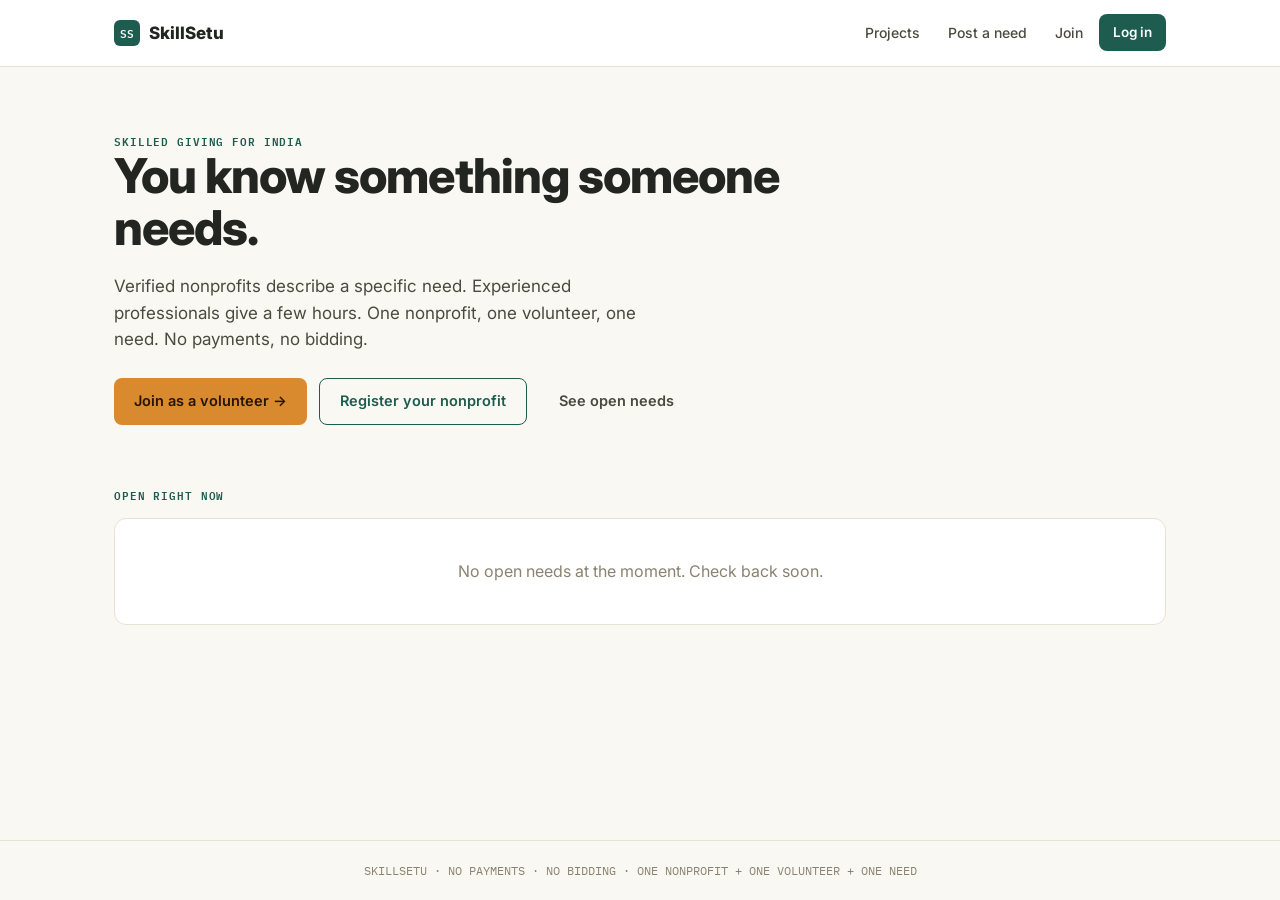
<file: index.html>
<!DOCTYPE html>
<html lang="en">
<head>
  <meta charset="UTF-8">
  <meta name="viewport" content="width=device-width, initial-scale=1.0">
  <title>SkillSetu — Give what you know</title>
  <link rel="preconnect" href="https://fonts.googleapis.com">
  <link href="https://fonts.googleapis.com/css2?family=Inter:wght@400;500;600;700;800&family=IBM+Plex+Mono:wght@400;500;600&display=swap" rel="stylesheet">
  <link rel="stylesheet" href="css/styles.css">
</head>
<body>
  <header id="nav" class="topnav"></header>
  <main id="view" class="container"></main>
  <footer>SKILLSETU · NO PAYMENTS · NO BIDDING · ONE NONPROFIT + ONE VOLUNTEER + ONE NEED</footer>

  <!-- Order matters: config → api → auth → lofa → components → app -->
  <script src="js/config.js"></script>
  <script src="js/api.js"></script>
  <script src="js/auth.js"></script>
  <script src="js/lofa.js"></script>
  <script src="js/components.js"></script>
  <script src="js/app.js"></script>
</body>
</html>
</file>
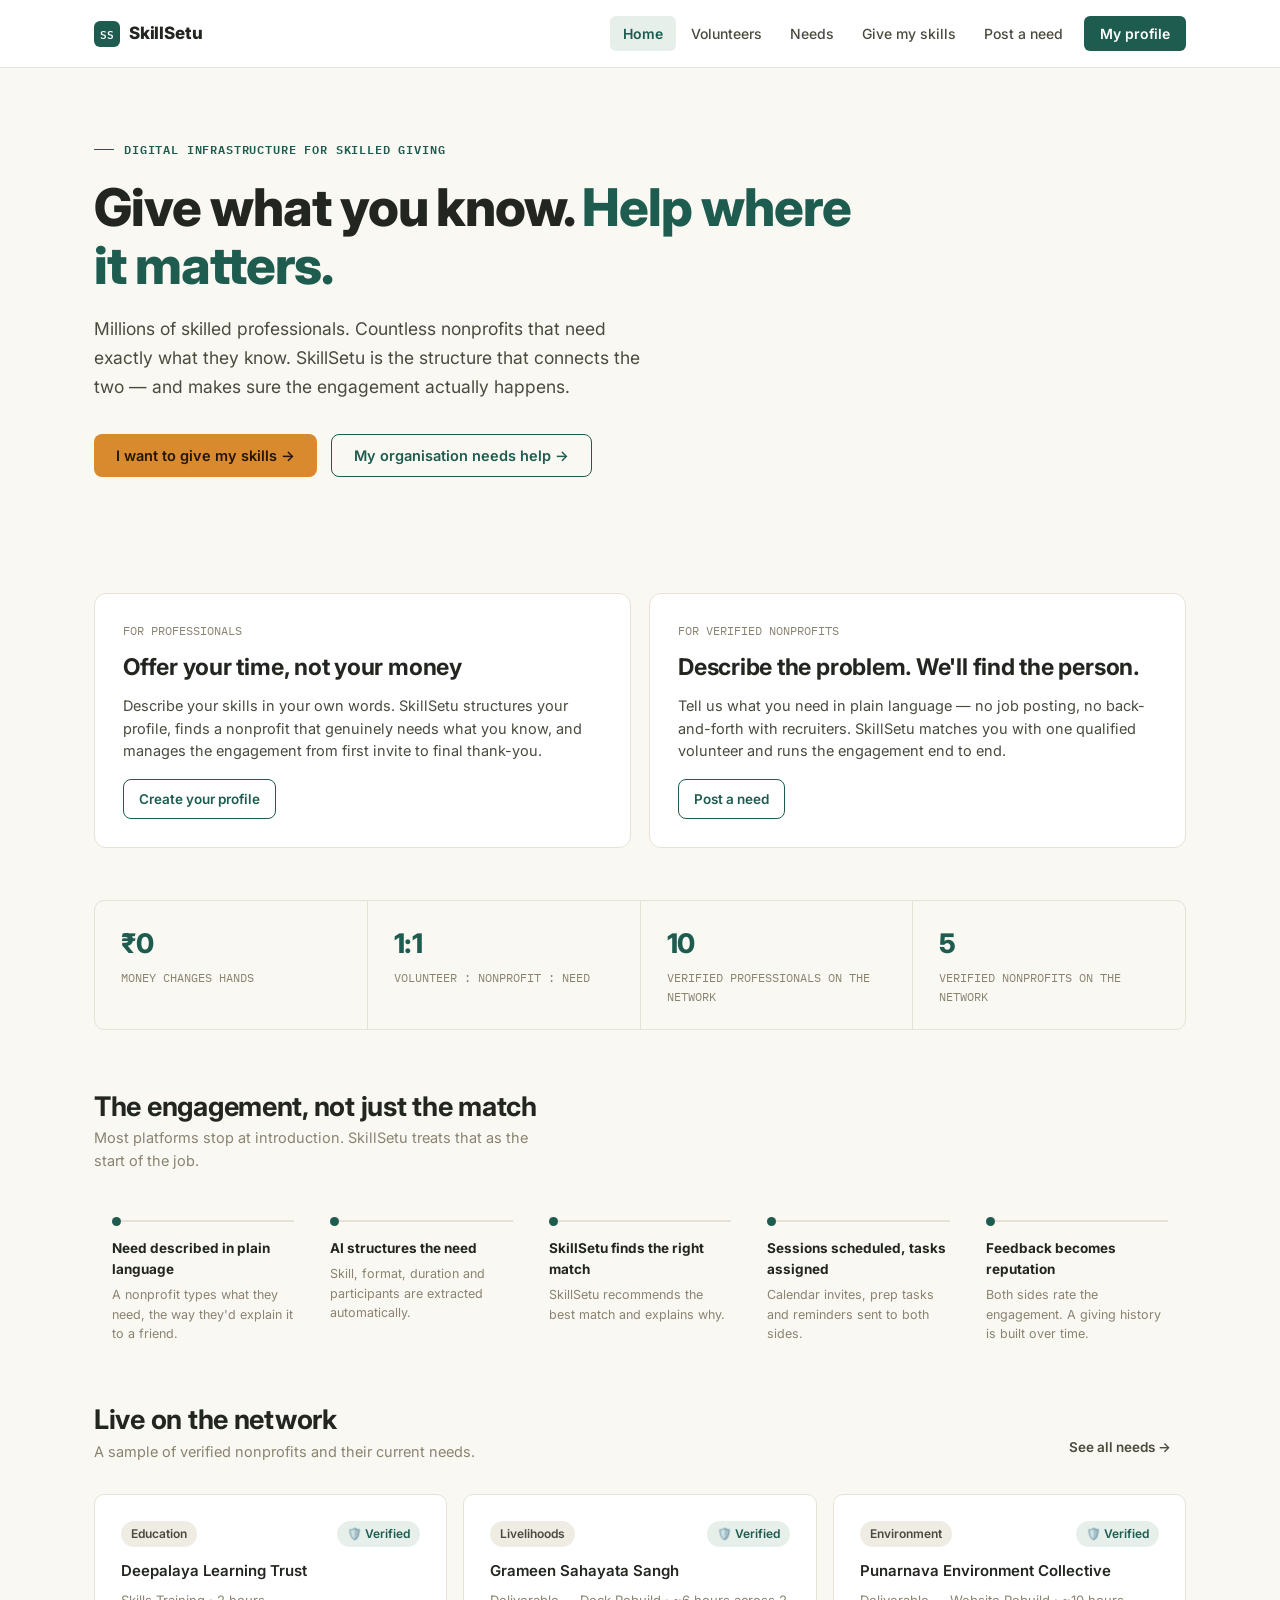
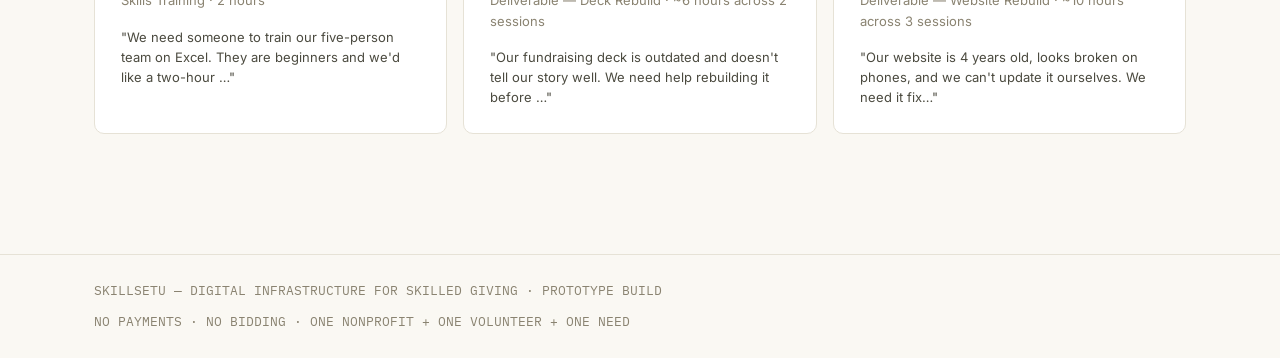
<file: index.html.html>
<!DOCTYPE html>
<html lang="en">
<head>
<meta charset="UTF-8">
<meta name="viewport" content="width=device-width, initial-scale=1.0">
<title>SkillSetu — Give what you know</title>
<link rel="preconnect" href="https://fonts.googleapis.com">
<link href="https://fonts.googleapis.com/css2?family=Inter:wght@400;500;600;700;800&family=IBM+Plex+Mono:wght@400;500;600&display=swap" rel="stylesheet">
<style>
:root{
  --ink:#232620;
  --ink-soft:#4B4A3F;
  --paper:#FAF8F3;
  --paper-raised:#FFFFFF;
  --primary:#1E5C4F;
  --primary-soft:#28715F;
  --primary-wash:#E7EFEA;
  --marigold:#D98A2E;
  --marigold-wash:#FBEEDC;
  --line:#E6E2D6;
  --line-soft:#EFECE3;
  --muted:#8A8371;
  --danger:#B5493F;
  --danger-wash:#F5E2DF;
  --radius:10px;
}
*{box-sizing:border-box; margin:0; padding:0;}
body{
  font-family:'Inter', sans-serif;
  background:var(--paper);
  color:var(--ink);
  -webkit-font-smoothing:antialiased;
  line-height:1.55;
}
.font-mono{ font-family:'IBM Plex Mono', monospace; }
a{ color:inherit; text-decoration:none; }
button{ font-family:inherit; cursor:pointer; border:none; background:none; }
::selection{ background:var(--marigold-wash); }

#app{ min-height:100vh; display:flex; flex-direction:column; }
.topnav{ position:sticky; top:0; z-index:50; background:var(--paper-raised); border-bottom:1px solid var(--line); }
.topnav-inner{ max-width:1140px; margin:0 auto; padding:16px 24px; display:flex; align-items:center; justify-content:space-between; gap:20px; }
.brand{ display:flex; align-items:center; gap:9px; font-weight:800; font-size:17px; letter-spacing:-0.01em; color:var(--ink); }
.brand-mark{ width:26px; height:26px; border-radius:6px; background:var(--primary); color:#fff; display:flex; align-items:center; justify-content:center; font-family:'IBM Plex Mono',monospace; font-weight:600; font-size:11px; }
.nav-links{ display:flex; gap:2px; align-items:center; }
.nav-links button{ color:var(--ink-soft); font-size:14px; font-weight:500; padding:9px 13px; border-radius:6px; transition:all .15s; }
.nav-links button:hover{ color:var(--ink); background:var(--line-soft); }
.nav-links button.active{ color:var(--primary); background:var(--primary-wash); font-weight:600; }
.nav-cta{ background:var(--primary) !important; color:#fff !important; padding:9px 16px !important; border-radius:6px; font-weight:600 !important; margin-left:6px; }
.nav-cta:hover{ background:var(--primary-soft) !important; }

.page{ flex:1; }
.container{ max-width:1140px; margin:0 auto; padding:0 24px; }
.container-narrow{ max-width:720px; margin:0 auto; padding:0 24px; }

footer{ border-top:1px solid var(--line); padding:26px 24px; margin-top:64px; }
footer .container{ display:flex; justify-content:space-between; align-items:center; flex-wrap:wrap; gap:12px; }
.footer-note{ font-size:12.5px; color:var(--muted); font-family:'IBM Plex Mono',monospace; }

.btn{ display:inline-flex; align-items:center; justify-content:center; gap:8px; padding:12px 22px; border-radius:8px; font-size:14.5px; font-weight:600; transition:all .15s; white-space:nowrap; }
.btn-primary{ background:var(--primary); color:#fff; }
.btn-primary:hover{ background:var(--primary-soft); }
.btn-accent{ background:var(--marigold); color:#241505; }
.btn-accent:hover{ background:#C67A24; }
.btn-outline{ background:transparent; color:var(--primary); border:1.5px solid var(--primary); }
.btn-outline:hover{ background:var(--primary-wash); }
.btn-ghost{ background:transparent; color:var(--ink-soft); }
.btn-ghost:hover{ color:var(--ink); }
.btn-sm{ padding:9px 15px; font-size:13.5px; }
.btn-block{ width:100%; }
.btn:disabled{ opacity:0.4; cursor:not-allowed; }

.card{ background:var(--paper-raised); border:1px solid var(--line); border-radius:var(--radius); padding:26px; }
.eyebrow{ font-family:'IBM Plex Mono',monospace; text-transform:uppercase; letter-spacing:0.08em; font-size:11px; color:var(--primary); font-weight:600; }
.eyebrow.warm{ color:var(--marigold); }
.eyebrow.mut{ color:var(--muted); }
.badge{ display:inline-flex; align-items:center; gap:6px; font-size:12px; font-weight:600; padding:4px 10px; border-radius:100px; }
.badge-verified{ background:var(--primary-wash); color:var(--primary); }
.badge-pending{ background:var(--marigold-wash); color:#8C5A14; }
.badge-neutral{ background:var(--line-soft); color:var(--ink-soft); }
.badge-danger{ background:var(--danger-wash); color:var(--danger); }
.chip{ display:inline-flex; padding:5px 12px; border-radius:100px; font-size:13px; background:var(--primary-wash); color:var(--primary); font-weight:500; }
.divider{ height:1px; background:var(--line); border:none; margin:24px 0; }
.hr-dash{ border:none; border-top:1.5px dashed var(--line); margin:20px 0; }

textarea, input[type=text], input[type=number], input[type=tel], select{
  width:100%; font-family:'Inter',sans-serif; font-size:15px; padding:13px 14px;
  border:1.5px solid var(--line); border-radius:8px; background:#fff; color:var(--ink); transition:border .15s;
}
textarea:focus, input:focus, select:focus{ outline:none; border-color:var(--primary); }
label.field-label{ display:block; font-size:13px; font-weight:600; color:var(--ink-soft); margin-bottom:7px; }

.hero{ padding:72px 0 56px; }
.hero-eyebrow{ font-family:'IBM Plex Mono',monospace; font-size:12px; letter-spacing:0.07em; text-transform:uppercase; color:var(--primary); font-weight:600; margin-bottom:20px; display:flex; align-items:center; gap:10px; }
.hero-eyebrow::before{ content:''; width:20px; height:1.5px; background:var(--primary); }
.hero h1{ font-weight:800; font-size:clamp(34px,4.6vw,52px); line-height:1.12; letter-spacing:-0.02em; max-width:760px; color:var(--ink); }
.hero h1 span{ color:var(--primary); }
.hero p.lede{ font-size:17.5px; color:var(--ink-soft); max-width:560px; margin-top:20px; line-height:1.65; }
.hero-actions{ display:flex; gap:14px; margin-top:32px; flex-wrap:wrap; }

.split-cards{ display:grid; grid-template-columns:1fr 1fr; gap:18px; margin-top:60px; }
.side-card{ border:1.5px solid var(--line); border-radius:12px; padding:28px; background:var(--paper-raised); transition:border-color .15s, transform .15s; cursor:pointer; }
.side-card:hover{ border-color:var(--primary); transform:translateY(-2px); }
.side-card .num{ font-family:'IBM Plex Mono',monospace; font-size:11.5px; color:var(--muted); }
.side-card h3{ font-size:23px; margin:10px 0 10px; color:var(--ink); font-weight:700; letter-spacing:-0.01em; }
.side-card p{ color:var(--ink-soft); font-size:14.5px; margin-bottom:16px; }

.stat-strip{ display:flex; gap:0; border:1px solid var(--line); border-radius:var(--radius); overflow:hidden; margin-top:52px; }
.stat-strip .stat{ flex:1; padding:22px 26px; border-right:1px solid var(--line); }
.stat-strip .stat:last-child{ border-right:none; }
.stat .stat-num{ font-size:27px; font-weight:800; color:var(--primary); letter-spacing:-0.01em; }
.stat .stat-label{ font-size:12px; color:var(--muted); margin-top:4px; font-family:'IBM Plex Mono',monospace; }

.section{ padding:56px 0; }
.section-head{ display:flex; justify-content:space-between; align-items:flex-end; margin-bottom:30px; gap:20px; flex-wrap:wrap; }
.section-head h2{ font-size:27px; color:var(--ink); font-weight:700; letter-spacing:-0.01em; }
.section-head p{ color:var(--muted); font-size:14.5px; max-width:440px; }

.flow-steps{ display:grid; grid-template-columns:repeat(5,1fr); gap:0; position:relative; }
.flow-step{ padding:18px 18px 0; position:relative; }
.flow-step .fs-line{ height:2px; background:var(--line); position:relative; margin-bottom:16px; }
.flow-step .fs-dot{ width:9px; height:9px; border-radius:50%; background:var(--primary); position:absolute; top:-3.5px; left:0; }
.flow-step h4{ font-size:13.5px; font-weight:700; color:var(--ink); margin-bottom:5px; }
.flow-step p{ font-size:12.5px; color:var(--muted); }

/* Stepper (Match -> Schedule -> Prepare -> Engage -> Feedback) */
.stage-stepper{ display:flex; align-items:center; margin:26px 0 40px; }
.stage-item{ display:flex; align-items:center; gap:9px; flex:1; }
.stage-item .sd{ width:26px; height:26px; border-radius:50%; display:flex; align-items:center; justify-content:center; font-size:12px; font-weight:700; font-family:'IBM Plex Mono',monospace; flex-shrink:0; }
.stage-item .sd.done{ background:var(--primary); color:#fff; }
.stage-item .sd.current{ background:var(--marigold); color:#241505; }
.stage-item .sd.pending{ background:var(--line-soft); color:var(--muted); }
.stage-item .sl{ font-size:13px; font-weight:600; color:var(--muted); white-space:nowrap; }
.stage-item .sl.on{ color:var(--ink); }
.stage-connector{ flex:1; height:1.5px; background:var(--line); margin:0 4px; }

.page-head{ padding:44px 0 8px; }
.page-head .eyebrow{ margin-bottom:12px; }
.page-head h1{ font-size:32px; color:var(--ink); font-weight:800; letter-spacing:-0.015em; }
.page-head p{ color:var(--muted); margin-top:10px; font-size:15px; max-width:560px; }

.step-track{ display:flex; gap:8px; margin:26px 0 40px; }
.step-track .st{ flex:1; height:3px; background:var(--line); border-radius:3px; overflow:hidden; }
.step-track .st.done, .step-track .st.current{ background:var(--marigold); }

.extract-anim{ display:flex; align-items:center; gap:10px; color:var(--muted); font-family:'IBM Plex Mono',monospace; font-size:13px; padding:16px 0; }
.dot-flash{ width:6px; height:6px; border-radius:50%; background:var(--marigold); animation:flash 1s infinite; }
.dot-flash:nth-child(2){ animation-delay:.15s;} .dot-flash:nth-child(3){ animation-delay:.3s;}
@keyframes flash{ 0%,100%{opacity:.25;} 50%{opacity:1;} }

.struct-card{ border:1.5px solid var(--primary); border-radius:10px; padding:22px; background:var(--primary-wash); }
.struct-row{ display:flex; justify-content:space-between; padding:9px 0; border-bottom:1px dashed rgba(30,92,79,0.18); font-size:14px; }
.struct-row:last-child{ border-bottom:none; }
.struct-row .k{ color:var(--primary); font-weight:600; font-family:'IBM Plex Mono',monospace; font-size:12px; text-transform:uppercase; letter-spacing:.03em; }
.struct-row .v{ color:var(--ink); font-weight:500; text-align:right; max-width:60%; }

.profile-head{ display:flex; gap:22px; align-items:flex-start; padding:40px 0 8px; flex-wrap:wrap; }
.avatar{ width:72px; height:72px; border-radius:14px; background:var(--primary); color:#fff; display:flex; align-items:center; justify-content:center; font-size:25px; font-weight:700; flex-shrink:0; }
.profile-info h1{ font-size:27px; color:var(--ink); font-weight:800; letter-spacing:-0.01em; }
.profile-info .role{ color:var(--ink-soft); font-size:15px; margin-top:4px; }
.profile-info .meta-row{ display:flex; gap:16px; margin-top:10px; flex-wrap:wrap; font-size:13px; color:var(--muted); }

.ledger-grid{ display:grid; grid-template-columns:repeat(4,1fr); gap:1px; background:var(--line); border:1px solid var(--line); border-radius:var(--radius); overflow:hidden; margin:26px 0; }
.ledger-cell{ background:var(--paper-raised); padding:20px; text-align:center; }
.ledger-cell .lc-num{ font-size:27px; font-weight:800; color:var(--marigold); }
.ledger-cell .lc-label{ font-size:11.5px; color:var(--muted); font-family:'IBM Plex Mono',monospace; margin-top:4px; }

.two-col{ display:grid; grid-template-columns:2fr 1fr; gap:22px; }
.skill-tag{ display:inline-flex; align-items:center; gap:6px; padding:7px 13px; border-radius:100px; background:#fff; border:1px solid var(--line); font-size:13.5px; margin:0 8px 8px 0; }
.skill-tag .lvl{ width:6px; height:6px; border-radius:50%; background:var(--primary); }

.trust-grid{ display:grid; grid-template-columns:1fr 1fr; gap:16px; }
.trust-col .tc-head{ font-size:12px; font-weight:700; text-transform:uppercase; letter-spacing:.04em; font-family:'IBM Plex Mono',monospace; margin-bottom:10px; }
.trust-row{ display:flex; align-items:center; gap:8px; font-size:13.5px; padding:6px 0; }
.trust-mark{ width:16px; height:16px; border-radius:50%; display:flex; align-items:center; justify-content:center; font-size:10px; flex-shrink:0; }
.trust-mark.v{ background:var(--primary); color:#fff; }
.trust-mark.s{ background:var(--line-soft); color:var(--muted); }

.verify-step{ display:flex; gap:14px; align-items:flex-start; padding:16px 0; border-bottom:1px solid var(--line-soft); }
.verify-step:last-child{ border-bottom:none; }
.verify-num{ width:28px; height:28px; border-radius:50%; display:flex; align-items:center; justify-content:center; font-size:13px; font-weight:700; flex-shrink:0; font-family:'IBM Plex Mono',monospace; }
.verify-num.done{ background:var(--primary); color:#fff; }
.verify-num.current{ background:var(--marigold-wash); color:var(--marigold); border:1.5px solid var(--marigold); }
.verify-num.pending{ background:var(--line-soft); color:var(--muted); }
.verify-body{ flex:1; }
.verify-title{ font-weight:600; font-size:14.5px; }
.verify-desc{ font-size:13px; color:var(--muted); margin-top:2px; }

.match-card{ border:1.5px solid var(--line); border-radius:12px; padding:22px; margin-bottom:16px; background:var(--paper-raised); position:relative; transition:border-color .15s; }
.match-card.best{ border-color:var(--marigold); box-shadow:0 0 0 1px var(--marigold); }
.match-card.selected{ border-color:var(--primary); box-shadow:0 0 0 1.5px var(--primary); background:var(--primary-wash); }
.best-tag{ position:absolute; top:-11px; left:20px; background:var(--marigold); color:#241505; font-size:11px; font-weight:700; padding:3px 10px; border-radius:100px; font-family:'IBM Plex Mono',monospace; letter-spacing:.03em; }
.match-top{ display:flex; justify-content:space-between; align-items:flex-start; gap:16px; }
.match-reasons{ margin-top:14px; display:flex; flex-direction:column; gap:7px; }
.match-reason{ display:flex; gap:8px; font-size:13.5px; color:var(--ink-soft); align-items:flex-start; }
.match-reason .ck{ color:var(--primary); flex-shrink:0; font-weight:700; }
.considered-tag{ font-family:'IBM Plex Mono',monospace; font-size:11px; color:var(--muted); text-transform:uppercase; letter-spacing:.04em; }

/* Calendar / scheduling */
.cal-card{ border:1.5px solid var(--primary); border-radius:12px; overflow:hidden; margin-bottom:14px; background:#fff; }
.cal-head{ background:var(--primary-wash); padding:14px 20px; display:flex; justify-content:space-between; align-items:center; }
.cal-head .ch-session{ font-size:12px; font-weight:700; text-transform:uppercase; letter-spacing:.04em; color:var(--primary); font-family:'IBM Plex Mono',monospace; }
.cal-body{ padding:18px 20px; }
.cal-date-row{ display:flex; align-items:baseline; gap:10px; margin-bottom:4px; }
.cal-date-row .cd-day{ font-size:19px; font-weight:800; color:var(--ink); }
.cal-date-row .cd-time{ font-size:14px; color:var(--ink-soft); font-family:'IBM Plex Mono',monospace; }
.cal-mode{ font-size:13px; color:var(--muted); margin-bottom:14px; }
.confirm-list{ display:flex; flex-direction:column; gap:8px; }
.confirm-item{ display:flex; align-items:center; gap:9px; font-size:13.5px; color:var(--ink-soft); }
.confirm-item .cm{ color:var(--primary); font-weight:700; }
.gcal-btn{ display:inline-flex; align-items:center; gap:8px; padding:10px 16px; border-radius:8px; border:1.5px solid var(--line); background:#fff; font-size:13.5px; font-weight:600; color:var(--ink); margin-top:14px; }
.gcal-btn:hover{ border-color:var(--primary); }
.gcal-confirm{ margin-top:12px; padding:12px 14px; background:var(--primary-wash); border-radius:8px; font-size:13px; color:var(--primary); font-weight:600; display:flex; gap:8px; align-items:center; }

.passbook{ border:1.5px solid var(--primary); border-radius:14px; overflow:hidden; background:#fff; margin:26px 0; }
.passbook-head{ background:var(--primary); color:#fff; padding:20px 26px; display:flex; justify-content:space-between; align-items:center; flex-wrap:wrap; gap:10px; }
.passbook-head .ph-title{ font-size:18px; font-weight:700; }
.passbook-head .ph-sub{ font-family:'IBM Plex Mono',monospace; font-size:12px; color:rgba(255,255,255,0.7); margin-top:3px; }
.passbook-body{ padding:8px 0; }
.perf-edge{ height:8px; background:repeating-linear-gradient(to right, var(--paper) 0 6px, transparent 6px 12px); }

.timeline{ padding:22px 26px; }
.tl-item{ display:flex; gap:16px; padding-bottom:26px; position:relative; }
.tl-item:last-child{ padding-bottom:0; }
.tl-item::before{ content:''; position:absolute; left:13px; top:28px; bottom:0; width:1.5px; background:var(--line); }
.tl-item:last-child::before{ display:none; }
.tl-dot{ width:28px; height:28px; border-radius:50%; display:flex; align-items:center; justify-content:center; flex-shrink:0; font-family:'IBM Plex Mono',monospace; font-size:11px; font-weight:700; z-index:1; }
.tl-dot.done{ background:var(--primary); color:#fff; }
.tl-dot.current{ background:var(--marigold); color:#241505; }
.tl-dot.pending{ background:var(--paper); border:1.5px solid var(--line); color:var(--muted); }
.tl-content{ flex:1; padding-top:2px; }
.tl-content .tl-title{ font-weight:600; font-size:14.5px; color:var(--ink); }
.tl-content .tl-date{ font-family:'IBM Plex Mono',monospace; font-size:12px; color:var(--muted); margin-top:2px; }
.tl-content .tl-desc{ font-size:13.5px; color:var(--ink-soft); margin-top:6px; }

.task-list{ display:flex; flex-direction:column; gap:8px; margin-top:10px; }
.task-item{ display:flex; align-items:center; gap:10px; font-size:13.5px; padding:9px 12px; border:1px solid var(--line); border-radius:8px; background:var(--paper-raised); }
.task-item.checked{ background:var(--primary-wash); border-color:var(--primary); }
.task-check{ width:16px; height:16px; border-radius:4px; border:1.5px solid var(--muted); flex-shrink:0; display:flex; align-items:center; justify-content:center; font-size:11px; }
.task-item.checked .task-check{ background:var(--primary); border-color:var(--primary); color:#fff; }
.task-item.checked span.tt{ text-decoration:line-through; color:var(--muted); }
.task-due{ font-size:11px; color:var(--marigold); font-family:'IBM Plex Mono',monospace; margin-left:auto; flex-shrink:0; }

.thread{ border:1px solid var(--line); border-radius:10px; background:#F1EEE5; padding:16px; max-height:280px; overflow-y:auto; display:flex; flex-direction:column; gap:10px; }
.bubble{ max-width:78%; padding:10px 13px; border-radius:11px; font-size:13.5px; line-height:1.45; }
.bubble.them{ background:#fff; border:1px solid var(--line); align-self:flex-start; border-bottom-left-radius:3px; }
.bubble.us{ background:var(--primary); color:#fff; align-self:flex-end; border-bottom-right-radius:3px; }
.bubble.sys{ align-self:center; background:transparent; color:var(--muted); font-family:'IBM Plex Mono',monospace; font-size:11px; text-align:center; }
.bubble .bt{ font-size:10px; opacity:.65; margin-top:4px; }

.integration-row{ display:flex; align-items:center; gap:12px; padding:13px 16px; border:1px solid var(--line); border-radius:8px; margin-bottom:10px; background:var(--paper-raised); }
.integration-row .ir-icon{ width:34px; height:34px; border-radius:8px; background:var(--primary-wash); display:flex; align-items:center; justify-content:center; font-size:16px; flex-shrink:0; }
.integration-row .ir-text{ flex:1; }
.integration-row .ir-title{ font-size:13.5px; font-weight:600; }
.integration-row .ir-sub{ font-size:12px; color:var(--muted); font-family:'IBM Plex Mono',monospace; }

.rating-row{ display:flex; justify-content:space-between; align-items:center; padding:14px 0; border-bottom:1px solid var(--line); }
.rating-row:last-child{ border-bottom:none; }
.stars{ display:flex; gap:5px; }
.star{ width:26px; height:26px; cursor:pointer; color:var(--line); transition:color .1s; }
.star.on{ color:var(--marigold); }

.toast{ position:fixed; bottom:26px; left:50%; transform:translateX(-50%); background:var(--ink); color:#fff; padding:13px 22px; border-radius:8px; font-size:14px; font-weight:500; box-shadow:0 10px 30px rgba(0,0,0,0.2); z-index:200; display:flex; align-items:center; gap:10px; animation:toastin .25s ease; }
@keyframes toastin{ from{ opacity:0; transform:translate(-50%,10px);} to{opacity:1; transform:translate(-50%,0);} }
.pill-select{ display:flex; gap:8px; flex-wrap:wrap; }
.pill-opt{ padding:9px 15px; border:1.5px solid var(--line); border-radius:100px; font-size:13.5px; font-weight:500; color:var(--ink-soft); }
.pill-opt.on{ border-color:var(--primary); background:var(--primary); color:#fff; }
.grid-2{ display:grid; grid-template-columns:1fr 1fr; gap:16px; }
.grid-3{ display:grid; grid-template-columns:repeat(3,1fr); gap:16px; }
.mut{ color:var(--muted); }
.mb-8{margin-bottom:8px;} .mb-12{margin-bottom:12px;} .mb-16{margin-bottom:16px;} .mb-24{margin-bottom:24px;} .mb-32{margin-bottom:32px;}
.mt-8{margin-top:8px;} .mt-12{margin-top:12px;} .mt-16{margin-top:16px;} .mt-24{margin-top:24px;} .mt-32{margin-top:32px;}
.flex{ display:flex; } .items-center{ align-items:center; } .justify-between{ justify-content:space-between; } .gap-8{gap:8px;} .gap-12{gap:12px;} .gap-16{gap:16px;}
.small{ font-size:13px; }
.tiny{ font-size:11.5px; }
.clickable-list-item{ padding:16px; border:1px solid var(--line); border-radius:8px; margin-bottom:10px; cursor:pointer; transition:border-color .15s, background .15s; background:var(--paper-raised); }
.clickable-list-item:hover{ border-color:var(--primary); }
.clickable-list-item.selected{ border-color:var(--primary); background:var(--primary-wash); }

@media (max-width: 860px){
  .split-cards{ grid-template-columns:1fr; }
  .stat-strip{ flex-wrap:wrap; }
  .stat-strip .stat{ flex:1 1 50%; border-bottom:1px solid var(--line); }
  .flow-steps{ grid-template-columns:1fr 1fr; gap:20px; }
  .two-col{ grid-template-columns:1fr; }
  .ledger-grid{ grid-template-columns:1fr 1fr; }
  .grid-2, .grid-3{ grid-template-columns:1fr; }
  .trust-grid{ grid-template-columns:1fr; }
  .nav-links{ display:none; }
  .stage-stepper .sl{ display:none; }
}
</style>
</head>
<body>
<div id="app"></div>
<script>
/* =========================================================
   SKILLSETU PROTOTYPE — mock data + SPA render engine
   ========================================================= */

const VOLUNTEERS = [
  { id:'v1', name:'Naveen Prashanth', initials:'NP', role:'Senior Marketing Manager', company:'Consumer goods, 12 yrs', location:'Bengaluru', verified:true,
    skills:[{name:'Digital Marketing',lvl:'Expert'},{name:'Analytics',lvl:'Expert'},{name:'Presentations',lvl:'Advanced'},{name:'MS Excel',lvl:'Advanced'},{name:'Brand Strategy',lvl:'Expert'}],
    availability:'Weekends, 2–3 hrs', interests:['Education','Livelihoods'],
    bio:"I've worked in marketing for 12 years. I'm strong at Excel, analytics, presentations and digital marketing.",
    hoursGiven:18, projectsCompleted:5, orgsHelped:4, rating:4.9,
    trainingHistory:true },
  { id:'v2', name:'Ritika Chandran', initials:'RC', role:'Product Designer', company:'FinTech, 8 yrs', location:'Chennai', verified:true,
    skills:[{name:'UI/UX Design',lvl:'Expert'},{name:'Figma',lvl:'Expert'},{name:'Design Systems',lvl:'Advanced'},{name:'User Research',lvl:'Advanced'}],
    availability:'Weekday evenings', interests:['Women\'s Empowerment','Healthcare'],
    bio:"8 years in product design, mostly fintech apps. Comfortable running design workshops and building from scratch.",
    hoursGiven:12, projectsCompleted:3, orgsHelped:3, rating:5.0 },
  { id:'v3', name:'Arjun Mehta', initials:'AM', role:'Finance Controller', company:'Manufacturing, 15 yrs', location:'Pune', verified:true,
    skills:[{name:'Financial Modelling',lvl:'Expert'},{name:'Budgeting',lvl:'Expert'},{name:'MS Excel',lvl:'Expert'},{name:'Compliance',lvl:'Advanced'}],
    availability:'Weekends', interests:['Livelihoods','Environment'],
    bio:"15 years in finance leadership roles. I can help with budgeting, financial models and cost control for small teams.",
    hoursGiven:26, projectsCompleted:7, orgsHelped:5, rating:4.8 },
  { id:'v4', name:'Sanya Kapoor', initials:'SK', role:'HR Business Partner', company:'IT Services, 10 yrs', location:'Gurugram', verified:true,
    skills:[{name:'HR Process Design',lvl:'Expert'},{name:'Hiring',lvl:'Advanced'},{name:'Policy Writing',lvl:'Advanced'},{name:'Facilitation',lvl:'Advanced'}],
    availability:'Weekends, flexible', interests:['Education','Women\'s Empowerment'],
    bio:"10 years building HR processes for fast-growing teams. Can help nonprofits set up hiring and people processes.",
    hoursGiven:9, projectsCompleted:2, orgsHelped:2, rating:4.7 },
  { id:'v5', name:'Karthik Subramaniam', initials:'KS', role:'Data Analyst', company:'E-commerce, 6 yrs', location:'Chennai', verified:true,
    skills:[{name:'Data Analysis',lvl:'Expert'},{name:'MS Excel',lvl:'Expert'},{name:'SQL',lvl:'Advanced'},{name:'Dashboards',lvl:'Advanced'}],
    availability:'Weekday evenings, weekends', interests:['Healthcare','Environment'],
    bio:"6 years turning messy data into decisions. Strong in Excel, SQL and building simple dashboards for small teams.",
    hoursGiven:14, projectsCompleted:4, orgsHelped:3, rating:4.9 },
  { id:'v6', name:'Divya Ramaswamy', initials:'DR', role:'Legal Counsel', company:'Corporate law, 9 yrs', location:'Mumbai', verified:true,
    skills:[{name:'Contracts',lvl:'Expert'},{name:'Compliance',lvl:'Expert'},{name:'Governance',lvl:'Advanced'}],
    availability:'Weekends', interests:['Women\'s Empowerment','Education'],
    bio:"9 years as in-house counsel. I help small organisations get their contracts and governance basics right.",
    hoursGiven:7, projectsCompleted:2, orgsHelped:2, rating:5.0 },
  { id:'v7', name:'Farhan Ali Khan', initials:'FK', role:'Software Engineering Lead', company:'SaaS, 11 yrs', location:'Hyderabad', verified:true,
    skills:[{name:'Web Development',lvl:'Expert'},{name:'Technical Architecture',lvl:'Expert'},{name:'Product Strategy',lvl:'Advanced'}],
    availability:'Weekends', interests:['Education','Livelihoods'],
    bio:"11 years building products. I can help nonprofits fix or rebuild their websites and basic tech infrastructure.",
    hoursGiven:21, projectsCompleted:5, orgsHelped:4, rating:4.8 },
  { id:'v8', name:'Meera Iyer', initials:'MI', role:'Growth & Social Media Lead', company:'D2C brand, 7 yrs', location:'Bengaluru', verified:true,
    skills:[{name:'Social Media Strategy',lvl:'Expert'},{name:'Content Planning',lvl:'Advanced'},{name:'Analytics',lvl:'Advanced'}],
    availability:'Weekday evenings', interests:['Environment','Healthcare'],
    bio:"7 years running social and growth for a D2C brand. Happy to build a social media playbook for a small team.",
    hoursGiven:11, projectsCompleted:3, orgsHelped:3, rating:4.9 },
  { id:'v9', name:'Rohan Deshpande', initials:'RD', role:'Management Consultant', company:'Strategy consulting, 9 yrs', location:'Mumbai', verified:true,
    skills:[{name:'Fundraising Strategy',lvl:'Expert'},{name:'Presentations',lvl:'Expert'},{name:'Financial Modelling',lvl:'Advanced'}],
    availability:'Weekends', interests:['Livelihoods','Education'],
    bio:"9 years in strategy consulting. I've built fundraising decks and pitch narratives for early-stage teams.",
    hoursGiven:16, projectsCompleted:4, orgsHelped:4, rating:5.0 },
  { id:'v10', name:'Priya Natarajan', initials:'PN', role:'Brand & Communications Lead', company:'Media, 13 yrs', location:'Chennai', verified:true,
    skills:[{name:'Brand Strategy',lvl:'Expert'},{name:'Presentations',lvl:'Expert'},{name:'Digital Marketing',lvl:'Advanced'},{name:'MS Excel',lvl:'Intermediate'}],
    availability:'Weekends, 2 hrs', interests:['Education','Women\'s Empowerment'],
    bio:"13 years in brand and communications. I enjoy teaching — comfortable running hands-on training sessions.",
    hoursGiven:19, projectsCompleted:5, orgsHelped:4, rating:4.9, trainingHistory:true },
];

const NONPROFITS = [
  { id:'n1', name:'Deepalaya Learning Trust', cause:'Education', location:'Chennai, TN', verified:true, contact:'Lakshmi Venkat, Programme Director', regNo:'12A/80G — CSR00034521',
    description:'Runs after-school learning centres for children from low-income communities across 6 centres in Chennai.' },
  { id:'n2', name:'Grameen Sahayata Sangh', cause:'Livelihoods', location:'Pune, MH', verified:true, contact:'Manoj Kulkarni, Executive Director', regNo:'12A/80G — CSR00028147',
    description:'Supports rural self-help groups with skills training and market access for handicraft and agri products.' },
  { id:'n3', name:'Punarnava Environment Collective', cause:'Environment', location:'Bengaluru, KA', verified:true, contact:'Ananya Rao, Founder', regNo:'12A/80G — CSR00041098',
    description:'Works on urban lake restoration and community-led waste management programmes.' },
  { id:'n4', name:'Arogya Community Health Foundation', cause:'Healthcare', location:'Hyderabad, TG', verified:true, contact:'Dr. Suresh Reddy, Trustee', regNo:'12A/80G — CSR00019273',
    description:'Runs mobile health camps and a maternal health awareness programme in peri-urban Hyderabad.' },
  { id:'n5', name:'Udaan Women\'s Collective', cause:'Women\'s Empowerment', location:'Gurugram, HR', verified:true, contact:'Neha Sharma, Programme Lead', regNo:'12A/80G — CSR00037654',
    description:'Trains women from underserved communities in vocational skills and helps them access markets and credit.' },
];

const NEEDS = [
  { id:'q1', nonprofitId:'n1', raw:"We need someone to train our five-person team on Excel. They are beginners and we'd like a two-hour session, ideally on a Saturday.",
    structured:{ skill:'MS Excel', type:'Skills Training', duration:'2 hours', participants:'5 team members (beginner)', format:'Single session, online', sessions:1 }, status:'open' },
  { id:'q2', nonprofitId:'n2', raw:"Our fundraising deck is outdated and doesn't tell our story well. We need help rebuilding it before our donor meeting next month.",
    structured:{ skill:'Fundraising Strategy / Presentations', type:'Deliverable — Deck Rebuild', duration:'~6 hours across 2 sessions', participants:'Programme lead + 1 coordinator', format:'2 working sessions', sessions:2 }, status:'open' },
  { id:'q3', nonprofitId:'n3', raw:"Our website is 4 years old, looks broken on phones, and we can't update it ourselves. We need it fixed and simplified.",
    structured:{ skill:'Web Development', type:'Deliverable — Website Rebuild', duration:'~10 hours across 3 sessions', participants:'Founder + comms volunteer', format:'3 working sessions', sessions:3 }, status:'open' },
  { id:'q4', nonprofitId:'n4', raw:"We collect patient data from our health camps on paper. We'd like someone to help us analyse a year's data and show us what it's telling us.",
    structured:{ skill:'Data Analysis', type:'Deliverable — Data Analysis', duration:'~5 hours across 2 sessions', participants:'Programme coordinator', format:'2 working sessions', sessions:2 }, status:'open' },
  { id:'q5', nonprofitId:'n5', raw:"We want to teach our women's collective digital marketing basics over a few weekends so they can sell their products online themselves.",
    structured:{ skill:'Digital Marketing', type:'Skills Training — Multi-session', duration:'4 sessions of 2 hrs, Saturdays', participants:'12 collective members', format:'4-session course', sessions:4 }, status:'open' },
  { id:'q6', nonprofitId:'n1', raw:"We need a financial model to show a foundation what our costs look like if we expand to 3 more centres.",
    structured:{ skill:'Financial Modelling', type:'Deliverable — Financial Model', duration:'~6 hours across 2 sessions', participants:'Programme Director', format:'2 working sessions', sessions:2 }, status:'open' },
  { id:'q7', nonprofitId:'n2', raw:"We're hiring our first 3 employees and have no idea how to structure offer letters, interviews or onboarding.",
    structured:{ skill:'HR Process Design', type:'Deliverable — HR Setup', duration:'~4 hours across 2 sessions', participants:'Executive Director', format:'2 working sessions', sessions:2 }, status:'open' },
  { id:'q8', nonprofitId:'n3', raw:"We want to grow our Instagram and get more volunteers to our lake clean-up drives, but no one on our team understands social media strategy.",
    structured:{ skill:'Social Media Strategy', type:'Deliverable — Strategy Playbook', duration:'~4 hours across 2 sessions', participants:'Comms volunteer', format:'2 working sessions', sessions:2 }, status:'open' },
  { id:'q9', nonprofitId:'n4', raw:"Our partnership agreements with hospitals need a legal review before we sign the next one.",
    structured:{ skill:'Contracts / Compliance', type:'Deliverable — Legal Review', duration:'~3 hours across 1–2 sessions', participants:'Trustee', format:'1–2 sessions', sessions:2 }, status:'open' },
  { id:'q10', nonprofitId:'n5', raw:"We need to redo our brand — name, logo feel and messaging haven't kept up with how much we've grown.",
    structured:{ skill:'Brand Strategy', type:'Deliverable — Brand Refresh', duration:'~8 hours across 3 sessions', participants:'Programme Lead + Founder', format:'3 working sessions', sessions:3 }, status:'open' },
];

// Ranking stays under the hood — only qualitative reasons are ever shown in the UI
const MATCH_REASONS = {
  q1: [
    { vid:'v1', score:96, reasons:["12 years of hands-on Excel and analytics experience","Has previously run beginner-level training sessions","Available on Saturdays — matches the requested slot","Based in Bengaluru, comfortable running remote sessions"] },
    { vid:'v3', score:81, reasons:["Excel is a core strength from 15 years in finance","Weekend availability matches the request","No prior record of training beginner groups specifically"] },
    { vid:'v5', score:74, reasons:["Strong Excel skills from a data analysis background","Available weekday evenings and weekends","No prior record of running group training sessions"] },
  ]
};
function defaultMatchesFor(need){
  const key = need.structured.skill.toLowerCase();
  const scored = VOLUNTEERS.map(v=>{
    let score = 40 + Math.round(Math.random()*8);
    const hit = v.skills.find(s=>key.includes(s.name.toLowerCase().split(' ')[0]) || s.name.toLowerCase().includes(key.split(' ')[0]) || key.includes(s.name.toLowerCase()));
    if(hit){ score += 38; }
    if(v.interests.some(i=>i.toLowerCase().includes(NONPROFITS.find(n=>n.id===need.nonprofitId).cause.toLowerCase().slice(0,5)))) score += 6;
    return { vid:v.id, score:Math.min(score,97) };
  }).sort((a,b)=>b.score-a.score).slice(0,3);
  return scored.map((s,i)=>({ vid:s.vid, score:s.score, reasons: buildGenericReasons(VOLUNTEERS.find(v=>v.id===s.vid), need, i===0) }));
}
function buildGenericReasons(v, need, isBest){
  const r = [];
  const matchedSkill = v.skills.find(s=> need.structured.skill.toLowerCase().includes(s.name.toLowerCase().split(' ')[0]));
  if(matchedSkill) r.push(`Skilled in ${matchedSkill.name} (${matchedSkill.lvl.toLowerCase()} level)`);
  r.push(`${v.company.split(',')[1]?.trim() || 'Experienced'} professional — background fits this kind of request`);
  r.push(`Availability: ${v.availability}`);
  if(!isBest) r.push('A relevant fit, though a step behind the top match on session experience');
  return r;
}
function getMatches(need){ return MATCH_REASONS[need.id] || defaultMatchesFor(need); }

/* ---------------- App State ---------------- */
const state = {
  page:'landing',
  params:{},
  onboardingBio:"I've worked in marketing for 12 years. I'm strong at Excel, analytics, presentations and digital marketing.",
  onboardingExtracted:false,
  onboardingExtracting:false,
  onboardingStep:'bio', // bio -> verify -> review
  verify:{ mobile:'98450 12345', mobileSent:false, mobileVerified:false, otp:'', email:'naveen@brandworks.co.in', emailVerifying:false, emailVerified:false },
  npVerify:{ regChecking:false, regVerified:false, contactChecking:false, contactVerified:false },
  newVolunteer:null,
  needDraft:{ nonprofitId:'n1', raw:"We need someone to train our five-person team on Excel. They are beginners and we'd like a two-hour session, ideally on a Saturday." },
  needExtracted:false,
  needExtracting:false,
  selectedMatchVid:null,
  fallbackTriggered:false,
  engagements:{},
  activeEngagementNeedId:null,
  gcalConfirmed:{},
  feedbackStep:'volunteer',
  feedbackDraft:{ quality:0, communication:0, reliability:0, completed:true },
  reputationVid:'v1',
};

function go(page, params={}){ state.page = page; state.params = params; render(); window.scrollTo({top:0, behavior:'instant'}); }
function toast(msg){
  const t = document.createElement('div'); t.className='toast'; t.innerHTML = msg;
  document.body.appendChild(t);
  setTimeout(()=>t.remove(), 2600);
}
function icon(name){
  const map = { check:'✓', cal:'📅', wa:'💬', bell:'🔔', doc:'📄', shield:'🛡️', clock:'⏱', mobile:'📱', mail:'✉️', building:'🏛' };
  return map[name] || '•';
}

/* ---------------- Engagement builder ---------------- */
function nextSaturday(offsetWeeks){
  const d = new Date();
  d.setDate(d.getDate() + ((6 - d.getDay() + 7) % 7 || 7) + offsetWeeks*7);
  return d;
}
function fmtDate(d){ return d.toLocaleDateString('en-IN', { weekday:'long', day:'numeric', month:'long' }); }

function buildEngagement(need, volunteer){
  const nonprofit = NONPROFITS.find(n=>n.id===need.nonprofitId);
  const sessionCount = need.structured.sessions;
  const sessionTitles = {
    1: ['Session'],
    2: ['Kickoff & scoping','Delivery & handover'],
    3: ['Kickoff & scoping','Build / working session','Review & handover'],
    4: ['Introduction','Core Skills','Applied Practice','Practical Project'],
  }[sessionCount] || Array.from({length:sessionCount}, (_,i)=>`Session ${i+1}`);

  const sessions = sessionTitles.map((title,i)=>{
    const d = nextSaturday(i);
    return {
      id:'s'+(i+1), title, dateObj:d, date:fmtDate(d), time:'10:00 – 12:00 IST', status: i===0 ? 'upcoming' : 'scheduled',
      volTasks:[ {t:'Confirm availability for the slot', done:i>0}, {t: i===0 ? 'Review the need brief' : 'Prepare materials for this session', done:false, dueDaysBefore:2} ],
      npTasks:[ {t:'Share team background with volunteer', done:i>0}, {t:'Set up the room / video link', done:false, dueDaysBefore:2} ],
    };
  });

  return {
    needId: need.id, nonprofit, volunteer, need, sessions,
    status:'scheduled',
    calendarCreated:true,
    reminders:[
      `Volunteer reminded 24 hrs before ${sessions[0].title}`,
      `${nonprofit.name} reminded to prepare participant list`,
    ],
    comms:[
      { from:'system', text:`SkillSetu has connected you both for "${need.structured.type}". This thread is only for this engagement.` , t:'now'},
      { from:'nonprofit', text:`Hi ${volunteer.name.split(' ')[0]}, thank you so much for offering your time! Looking forward to ${sessions[0].date}.`, t:'2m ago' },
      { from:'volunteer', text:`Happy to help, ${nonprofit.contact.split(',')[0]}! Could you share the group's current comfort level beforehand?`, t:'just now' },
    ],
    currentSessionIndex:0,
    completed:false,
    feedback:{ volunteerToNonprofit:null, nonprofitToVolunteer:null },
  };
}

/* ---------------- Renderers ---------------- */
function render(){
  const app = document.getElementById('app');
  app.innerHTML = `
    ${renderNav()}
    <div class="page">${renderPage()}</div>
    ${renderFooter()}
  `;
  attachHandlers();
}

function renderNav(){
  const links = [ ['landing','Home'], ['browse-volunteers','Volunteers'], ['browse-needs','Needs'] ];
  return `
  <div class="topnav">
    <div class="topnav-inner">
      <div class="brand" style="cursor:pointer" data-nav="landing"><div class="brand-mark">SS</div> SkillSetu</div>
      <div class="nav-links">
        ${links.map(([p,l])=>`<button data-nav="${p}" class="${state.page===p?'active':''}">${l}</button>`).join('')}
        <button data-nav="volunteer-onboard">Give my skills</button>
        <button data-nav="nonprofit-onboard">Post a need</button>
        <button class="nav-cta" data-nav="reputation" data-params='{"vid":"v1"}'>My profile</button>
      </div>
    </div>
  </div>`;
}

function renderFooter(){
  return `<footer><div class="container">
    <div class="footer-note">SKILLSETU — DIGITAL INFRASTRUCTURE FOR SKILLED GIVING · PROTOTYPE BUILD</div>
    <div class="footer-note">NO PAYMENTS · NO BIDDING · ONE NONPROFIT + ONE VOLUNTEER + ONE NEED</div>
  </div></footer>`;
}

function renderPage(){
  switch(state.page){
    case 'landing': return renderLanding();
    case 'browse-volunteers': return renderBrowseVolunteers();
    case 'browse-needs': return renderBrowseNeeds();
    case 'volunteer-onboard': return renderVolunteerOnboard();
    case 'volunteer-profile': return renderVolunteerProfile();
    case 'nonprofit-onboard': return renderNonprofitOnboard();
    case 'create-need': return renderCreateNeed();
    case 'matching': return renderMatching();
    case 'schedule': return renderSchedule();
    case 'engagement': return renderEngagement();
    case 'feedback': return renderFeedback();
    case 'reputation': return renderReputation();
    default: return renderLanding();
  }
}

/* Reusable stage stepper for the core journey */
function renderStageStepper(current){
  const stages = ['Match','Schedule','Prepare','Engage','Feedback'];
  const idx = stages.indexOf(current);
  return `<div class="stage-stepper">
    ${stages.map((s,i)=>{
      const cls = i<idx ? 'done' : i===idx ? 'current' : 'pending';
      const mark = i<idx ? '✓' : (i+1);
      const row = `<div class="stage-item"><div class="sd ${cls}">${mark}</div><span class="sl ${i<=idx?'on':''}">${s}</span></div>`;
      return i < stages.length-1 ? row + `<div class="stage-connector"></div>` : row;
    }).join('')}
  </div>`;
}

/* ---- Landing ---- */
function renderLanding(){
  return `
  <div class="container">
    <div class="hero">
      <div class="hero-eyebrow">Digital infrastructure for skilled giving</div>
      <h1>Give what you know. <span>Help where it matters.</span></h1>
      <p class="lede">Millions of skilled professionals. Countless nonprofits that need exactly what they know. SkillSetu is the structure that connects the two — and makes sure the engagement actually happens.</p>
      <div class="hero-actions">
        <button class="btn btn-accent" data-nav="volunteer-onboard">I want to give my skills →</button>
        <button class="btn btn-outline" data-nav="nonprofit-onboard">My organisation needs help →</button>
      </div>
    </div>

    <div class="split-cards">
      <div class="side-card" data-nav="volunteer-onboard">
        <div class="num font-mono">FOR PROFESSIONALS</div>
        <h3>Offer your time, not your money</h3>
        <p>Describe your skills in your own words. SkillSetu structures your profile, finds a nonprofit that genuinely needs what you know, and manages the engagement from first invite to final thank-you.</p>
        <span class="btn btn-outline btn-sm">Create your profile</span>
      </div>
      <div class="side-card" data-nav="nonprofit-onboard">
        <div class="num font-mono">FOR VERIFIED NONPROFITS</div>
        <h3>Describe the problem. We'll find the person.</h3>
        <p>Tell us what you need in plain language — no job posting, no back-and-forth with recruiters. SkillSetu matches you with one qualified volunteer and runs the engagement end to end.</p>
        <span class="btn btn-outline btn-sm">Post a need</span>
      </div>
    </div>

    <div class="stat-strip">
      <div class="stat"><div class="stat-num">₹0</div><div class="stat-label">MONEY CHANGES HANDS</div></div>
      <div class="stat"><div class="stat-num">1:1</div><div class="stat-label">VOLUNTEER : NONPROFIT : NEED</div></div>
      <div class="stat"><div class="stat-num">10</div><div class="stat-label">VERIFIED PROFESSIONALS ON THE NETWORK</div></div>
      <div class="stat"><div class="stat-num">5</div><div class="stat-label">VERIFIED NONPROFITS ON THE NETWORK</div></div>
    </div>

    <div class="section">
      <div class="section-head">
        <div><h2>The engagement, not just the match</h2><p>Most platforms stop at introduction. SkillSetu treats that as the start of the job.</p></div>
      </div>
      <div class="flow-steps">
        ${['Need described in plain language','AI structures the need','SkillSetu finds the right match','Sessions scheduled, tasks assigned','Feedback becomes reputation']
          .map((t,i)=>`<div class="flow-step"><div class="fs-line"><div class="fs-dot"></div></div><h4>${t}</h4><p>${['A nonprofit types what they need, the way they\'d explain it to a friend.','Skill, format, duration and participants are extracted automatically.','SkillSetu recommends the best match and explains why.','Calendar invites, prep tasks and reminders sent to both sides.','Both sides rate the engagement. A giving history is built over time.'][i]}</p></div>`).join('')}
      </div>
    </div>

    <div class="section" style="padding-top:0;">
      <div class="section-head">
        <div><h2>Live on the network</h2><p>A sample of verified nonprofits and their current needs.</p></div>
        <button class="btn btn-ghost btn-sm" data-nav="browse-needs">See all needs →</button>
      </div>
      <div class="grid-3">
        ${NEEDS.slice(0,3).map(q=>{
          const np = NONPROFITS.find(n=>n.id===q.nonprofitId);
          return `<div class="card">
            <div class="flex justify-between items-center mb-12">
              <span class="badge badge-neutral">${np.cause}</span>
              <span class="badge badge-verified">${icon('shield')} Verified</span>
            </div>
            <div style="font-weight:600; font-size:15px;" class="mb-8">${np.name}</div>
            <div class="small mut mb-16">${q.structured.type} · ${q.structured.duration}</div>
            <div class="small" style="color:var(--ink-soft)">"${q.raw.length>100? q.raw.slice(0,100)+'…' : q.raw}"</div>
          </div>`;
        }).join('')}
      </div>
    </div>
  </div>`;
}

/* ---- Browse volunteers / needs ---- */
function renderBrowseVolunteers(){
  return `<div class="container">
    <div class="page-head">
      <div class="eyebrow">THE NETWORK</div>
      <h1>Verified professionals</h1>
      <p>Experienced people who've offered their time. Not students, not a resume board — a network of specific, verified skills.</p>
    </div>
    <div class="grid-3 mt-32">
      ${VOLUNTEERS.map(v=>`
        <div class="card" style="cursor:pointer" data-nav="volunteer-profile" data-params='{"vid":"${v.id}"}'>
          <div class="flex items-center gap-12 mb-16">
            <div class="avatar" style="width:46px;height:46px;font-size:16px;">${v.initials}</div>
            <div><div style="font-weight:600;">${v.name}</div><div class="tiny mut">${v.role}</div></div>
          </div>
          <div class="mb-12">${v.skills.slice(0,3).map(s=>`<span class="skill-tag"><span class="lvl"></span>${s.name}</span>`).join('')}</div>
          <div class="flex justify-between items-center">
            <span class="badge badge-verified">${icon('shield')} Verified</span>
            <span class="tiny mut">${v.location}</span>
          </div>
        </div>`).join('')}
    </div>
  </div>`;
}

function renderBrowseNeeds(){
  return `<div class="container">
    <div class="page-head">
      <div class="eyebrow">THE NETWORK</div>
      <h1>Open needs</h1>
      <p>Requests from verified nonprofits, structured by SkillSetu's matching layer.</p>
    </div>
    <div class="mt-32">
      ${NEEDS.map(q=>{
        const np = NONPROFITS.find(n=>n.id===q.nonprofitId);
        return `<div class="clickable-list-item" data-nav="matching" data-params='{"needId":"${q.id}"}'>
          <div class="flex justify-between items-center mb-8">
            <div class="flex items-center gap-12"><span class="badge badge-neutral">${np.cause}</span><span style="font-weight:600;">${np.name}</span></div>
            <span class="btn btn-outline btn-sm">View match →</span>
          </div>
          <div class="small mut mb-8">${q.structured.type} · ${q.structured.skill} · ${q.structured.duration}</div>
          <div class="small" style="color:var(--ink-soft)">"${q.raw}"</div>
        </div>`;
      }).join('')}
    </div>
  </div>`;
}

/* ---- Volunteer onboarding (bio -> verify -> review) ---- */
function extractSkillsFromBio(bio){
  const catalog = ['excel','analytics','presentations','digital marketing','marketing','design','figma','finance','financial model','budgeting','data analysis','sql','hr','hiring','legal','contracts','compliance','web development','social media','brand','fundraising'];
  const found = [];
  const lower = bio.toLowerCase();
  catalog.forEach(k=>{ if(lower.includes(k) && !found.some(f=>f.toLowerCase().includes(k))) found.push(k.replace(/\b\w/g, c=>c.toUpperCase())); });
  const yearsMatch = bio.match(/(\d+)\s*year/i);
  const years = yearsMatch ? yearsMatch[1] : '—';
  return {
    skills: found.length? found.slice(0,6) : ['Generalist'],
    experience: years + (years!=='—' ? ' years' : ''),
    seniority: (parseInt(years)||0) >= 10 ? 'Senior / Leadership level' : (parseInt(years)||0) >= 5 ? 'Mid-senior level' : 'Early-mid career',
  };
}

function renderVolunteerOnboard(){
  if(state.onboardingStep==='verify') return renderVolunteerVerify();
  if(state.onboardingStep==='review') return renderVolunteerReview();
  const extracted = state.onboardingExtracted ? extractSkillsFromBio(state.onboardingBio) : null;
  return `<div class="container-narrow">
    <div class="page-head">
      <div class="eyebrow">GIVE YOUR SKILLS</div>
      <h1>Tell us about yourself</h1>
      <p>Write it the way you'd describe yourself to a friend. No forms, no taxonomy to fill in — SkillSetu structures it for you.</p>
    </div>
    <div class="step-track"><div class="st current"></div><div class="st"></div><div class="st"></div></div>

    <div class="card">
      <label class="field-label">Your professional background & skills</label>
      <textarea id="bio-input" rows="4">${state.onboardingBio}</textarea>
      <div class="flex justify-between items-center mt-16">
        <span class="tiny mut">Try editing this, or leave the sample as-is.</span>
        <button class="btn btn-primary btn-sm" id="extract-btn" ${state.onboardingExtracting?'disabled':''}>
          ${state.onboardingExtracting? 'Extracting…' : 'Extract with AI →'}
        </button>
      </div>
      ${state.onboardingExtracting ? `<div class="extract-anim"><span class="dot-flash"></span><span class="dot-flash"></span><span class="dot-flash"></span> Reading your background and matching it to a skill taxonomy…</div>` : ''}
      ${extracted ? `
        <hr class="hr-dash">
        <div class="eyebrow warm mb-12">AI-STRUCTURED PROFILE</div>
        <div class="struct-card">
          <div class="struct-row"><span class="k">Skills</span><span class="v">${extracted.skills.join(', ')}</span></div>
          <div class="struct-row"><span class="k">Experience</span><span class="v">${extracted.experience}</span></div>
          <div class="struct-row"><span class="k">Level</span><span class="v">${extracted.seniority}</span></div>
        </div>
        <button class="btn btn-accent btn-block mt-24" id="to-verify-btn">Continue to verification →</button>
      ` : ''}
    </div>
  </div>`;
}

function renderVolunteerVerify(){
  const vf = state.verify;
  return `<div class="container-narrow">
    <div class="page-head">
      <div class="eyebrow">GIVE YOUR SKILLS</div>
      <h1>Verify your identity</h1>
      <p>SkillSetu establishes trust before any match is made. Here's exactly what gets verified.</p>
    </div>
    <div class="step-track"><div class="st done"></div><div class="st current"></div><div class="st"></div></div>

    <div class="card mb-16">
      <div class="verify-step">
        <div class="verify-num ${vf.mobileVerified?'done':'current'}">${vf.mobileVerified?'✓':'1'}</div>
        <div class="verify-body">
          <div class="verify-title">Mobile verification</div>
          <div class="verify-desc">We send an OTP to confirm this is a real, reachable person.</div>
          ${!vf.mobileVerified ? `
            <div class="grid-2 mt-12">
              <input type="tel" id="mobile-input" value="${vf.mobile}" ${vf.mobileSent?'disabled':''}>
              ${!vf.mobileSent ? `<button class="btn btn-outline btn-sm" id="send-otp-btn">Send OTP →</button>`
                : `<input type="text" id="otp-input" placeholder="Enter 4-digit OTP" maxlength="4">`}
            </div>
            ${vf.mobileSent ? `<button class="btn btn-primary btn-sm mt-12" id="verify-otp-btn">Verify OTP</button><div class="tiny mut mt-8">Demo OTP: 1234 (pre-filled for you)</div>` : ''}
          ` : `<div class="tiny mut mt-8 font-mono">+91 ${vf.mobile} · verified</div>`}
        </div>
      </div>
      <div class="verify-step">
        <div class="verify-num ${vf.emailVerified?'done': vf.mobileVerified?'current':'pending'}">${vf.emailVerified?'✓':'2'}</div>
        <div class="verify-body">
          <div class="verify-title">Professional identity</div>
          <div class="verify-desc">Work email or LinkedIn profile — this is what confirms your employer background.</div>
          ${vf.mobileVerified && !vf.emailVerified ? `
            <div class="grid-2 mt-12">
              <input type="text" id="email-input" value="${vf.email}">
              <button class="btn btn-outline btn-sm" id="verify-email-btn" ${vf.emailVerifying?'disabled':''}>${vf.emailVerifying?'Checking…':'Verify →'}</button>
            </div>
            ${vf.emailVerifying ? `<div class="extract-anim"><span class="dot-flash"></span><span class="dot-flash"></span><span class="dot-flash"></span> Matching domain to employer record…</div>` : ''}
          ` : vf.emailVerified ? `<div class="tiny mut mt-8 font-mono">${vf.email} · verified</div>` : ''}
        </div>
      </div>
      <div class="verify-step">
        <div class="verify-num ${vf.emailVerified?'done':'pending'}">${vf.emailVerified?'✓':'3'}</div>
        <div class="verify-body">
          <div class="verify-title">Profile verification summary</div>
          <div class="verify-desc">What's confirmed versus what you've told us yourself.</div>
        </div>
      </div>
    </div>

    ${vf.emailVerified ? `<button class="btn btn-accent btn-block" id="to-review-btn">Continue →</button>` : ''}
  </div>`;
}

function renderVolunteerReview(){
  const ext = extractSkillsFromBio(state.onboardingBio);
  return `<div class="container-narrow">
    <div class="page-head">
      <div class="eyebrow">GIVE YOUR SKILLS</div>
      <h1>Review your profile</h1>
      <p>Here's what will be visible on the network.</p>
    </div>
    <div class="step-track"><div class="st done"></div><div class="st done"></div><div class="st current"></div></div>

    <div class="card mb-16">
      <div class="eyebrow mb-16">TRUST & VERIFICATION</div>
      <div class="trust-grid">
        <div class="trust-col">
          <div class="tc-head" style="color:var(--primary);">VERIFIED</div>
          <div class="trust-row"><div class="trust-mark v">✓</div> Mobile number</div>
          <div class="trust-row"><div class="trust-mark v">✓</div> Professional identity</div>
          <div class="trust-row"><div class="trust-mark v">✓</div> Employer / professional background</div>
        </div>
        <div class="trust-col">
          <div class="tc-head" style="color:var(--muted);">SELF-DECLARED</div>
          <div class="trust-row"><div class="trust-mark s">•</div> Skills</div>
          <div class="trust-row"><div class="trust-mark s">•</div> Availability</div>
          <div class="trust-row"><div class="trust-mark s">•</div> Causes of interest</div>
        </div>
      </div>
    </div>

    <div class="card">
      <div class="struct-card mb-16">
        <div class="struct-row"><span class="k">Skills</span><span class="v">${ext.skills.join(', ')}</span></div>
        <div class="struct-row"><span class="k">Experience</span><span class="v">${ext.experience}</span></div>
      </div>
      <div class="grid-2">
        <div><label class="field-label">Location</label><input type="text" id="loc-input" value="Bengaluru"></div>
        <div><label class="field-label">Availability</label><input type="text" id="avail-input" value="Weekends, 2–3 hrs"></div>
      </div>
      <button class="btn btn-accent btn-block mt-24" id="save-profile-btn">Create my profile →</button>
    </div>
  </div>`;
}

/* ---- Volunteer profile ---- */
function renderVolunteerProfile(){
  const vid = state.params.vid || 'v1';
  const v = state.newVolunteer && state.newVolunteer.id===vid ? state.newVolunteer : VOLUNTEERS.find(x=>x.id===vid) || VOLUNTEERS[0];
  return `<div class="container">
    <div class="profile-head">
      <div class="avatar">${v.initials}</div>
      <div class="profile-info" style="flex:1">
        <div class="flex items-center gap-12"><h1>${v.name}</h1><span class="badge badge-verified">${icon('shield')} Verified</span></div>
        <div class="role">${v.role} · ${v.company}</div>
        <div class="meta-row"><span>📍 ${v.location}</span><span>🗓 ${v.availability}</span><span>${'★'.repeat(Math.round(v.rating))} ${v.rating}</span></div>
      </div>
      <button class="btn btn-outline" data-nav="reputation" data-params='{"vid":"${v.id}"}'>View giving history →</button>
    </div>

    <div class="ledger-grid">
      <div class="ledger-cell"><div class="lc-num">${v.hoursGiven}</div><div class="lc-label">HOURS GIVEN</div></div>
      <div class="ledger-cell"><div class="lc-num">${v.projectsCompleted}</div><div class="lc-label">PROJECTS COMPLETED</div></div>
      <div class="ledger-cell"><div class="lc-num">${v.orgsHelped}</div><div class="lc-label">NONPROFITS HELPED</div></div>
      <div class="ledger-cell"><div class="lc-num">${v.rating}</div><div class="lc-label">AVG. RATING</div></div>
    </div>

    <div class="two-col">
      <div>
        <div class="card mb-16">
          <div class="eyebrow mb-16">SKILLS</div>
          <div>${v.skills.map(s=>`<span class="skill-tag"><span class="lvl"></span>${s.name} — ${s.lvl}</span>`).join('')}</div>
        </div>
        <div class="card"><div class="eyebrow mb-12">ABOUT</div><p style="color:var(--ink-soft); font-size:14.5px;">${v.bio}</p></div>
      </div>
      <div>
        <div class="card mb-16">
          <div class="eyebrow mb-16">TRUST & VERIFICATION</div>
          <div class="trust-col mb-16">
            <div class="tc-head" style="color:var(--primary);">VERIFIED</div>
            <div class="trust-row"><div class="trust-mark v">✓</div> Mobile number</div>
            <div class="trust-row"><div class="trust-mark v">✓</div> Professional identity</div>
            <div class="trust-row"><div class="trust-mark v">✓</div> Employer background</div>
          </div>
          <div class="trust-col">
            <div class="tc-head" style="color:var(--muted);">SELF-DECLARED</div>
            <div class="trust-row"><div class="trust-mark s">•</div> Skills</div>
            <div class="trust-row"><div class="trust-mark s">•</div> Availability</div>
            <div class="trust-row"><div class="trust-mark s">•</div> Causes of interest</div>
          </div>
        </div>
        <div class="card">
          <div class="eyebrow mb-12">INTERESTED CAUSES</div>
          <div>${v.interests.map(i=>`<span class="chip" style="margin:0 8px 8px 0;">${i}</span>`).join('')}</div>
        </div>
      </div>
    </div>
  </div>`;
}

/* ---- Nonprofit onboarding (registration -> contact -> summary) ---- */
function renderNonprofitOnboard(){
  const vf = state.npVerify;
  return `<div class="container-narrow">
    <div class="page-head">
      <div class="eyebrow">FOR NONPROFITS</div>
      <h1>Verify your organisation</h1>
      <p>SkillSetu only works with verified nonprofits. Here's how that verification happens — simulated for this prototype.</p>
    </div>

    <div class="card mb-16">
      <div class="flex justify-between items-start mb-16">
        <div><div style="font-weight:700; font-size:17px;">Deepalaya Learning Trust</div><div class="small mut">Education · Chennai, TN</div></div>
        ${vf.regVerified && vf.contactVerified ? `<span class="badge badge-verified">${icon('shield')} Verified</span>` : `<span class="badge badge-pending">Pending</span>`}
      </div>
      <p class="small mb-16" style="color:var(--ink-soft)">Runs after-school learning centres for children from low-income communities across 6 centres in Chennai.</p>

      <div class="verify-step">
        <div class="verify-num ${vf.regVerified?'done':'current'}">${vf.regVerified?'✓':'1'}</div>
        <div class="verify-body">
          <div class="verify-title">Registration check</div>
          <div class="verify-desc">12A / 80G registration number checked against a simulated registry lookup.</div>
          ${!vf.regVerified ? `
            <div class="grid-2 mt-12">
              <input type="text" value="12A/80G — CSR00034521" disabled>
              <button class="btn btn-outline btn-sm" id="verify-reg-btn" ${vf.regChecking?'disabled':''}>${vf.regChecking?'Checking…':'Verify registration →'}</button>
            </div>
            ${vf.regChecking ? `<div class="extract-anim"><span class="dot-flash"></span><span class="dot-flash"></span><span class="dot-flash"></span> Looking up registration number…</div>` : ''}
          ` : `<div class="tiny mut mt-8 font-mono">12A/80G — CSR00034521 · verified</div>`}
        </div>
      </div>
      <div class="verify-step">
        <div class="verify-num ${vf.contactVerified?'done': vf.regVerified?'current':'pending'}">${vf.contactVerified?'✓':'2'}</div>
        <div class="verify-body">
          <div class="verify-title">Authorised contact</div>
          <div class="verify-desc">Confirms the person posting needs is authorised to represent this organisation.</div>
          ${vf.regVerified && !vf.contactVerified ? `
            <div class="grid-2 mt-12">
              <input type="text" value="Lakshmi Venkat, Programme Director" disabled>
              <button class="btn btn-outline btn-sm" id="verify-contact-btn" ${vf.contactChecking?'disabled':''}>${vf.contactChecking?'Checking…':'Verify contact →'}</button>
            </div>
            ${vf.contactChecking ? `<div class="extract-anim"><span class="dot-flash"></span><span class="dot-flash"></span><span class="dot-flash"></span> Confirming role against registered trustees…</div>` : ''}
          ` : vf.contactVerified ? `<div class="tiny mut mt-8 font-mono">Lakshmi Venkat · Programme Director · verified</div>` : ''}
        </div>
      </div>
    </div>

    ${vf.regVerified && vf.contactVerified ? `
      <div class="card mb-16">
        <div class="eyebrow mb-16">TRUST & VERIFICATION</div>
        <div class="trust-grid">
          <div class="trust-col">
            <div class="tc-head" style="color:var(--primary);">VERIFIED</div>
            <div class="trust-row"><div class="trust-mark v">✓</div> Registration (12A/80G)</div>
            <div class="trust-row"><div class="trust-mark v">✓</div> Authorised contact</div>
          </div>
          <div class="trust-col">
            <div class="tc-head" style="color:var(--muted);">SELF-DECLARED</div>
            <div class="trust-row"><div class="trust-mark s">•</div> Cause area & description</div>
            <div class="trust-row"><div class="trust-mark s">•</div> Location & centre count</div>
          </div>
        </div>
      </div>
      <button class="btn btn-primary btn-block" data-nav="create-need">Describe a need →</button>
    ` : ''}
  </div>`;
}

/* ---- Create need ---- */
function extractNeed(raw){
  const lower = raw.toLowerCase();
  let skill = 'General support';
  const skillMap = { excel:'MS Excel', fundrais:'Fundraising Strategy', website:'Web Development', data:'Data Analysis', marketing:'Digital Marketing', financial:'Financial Modelling', hr:'HR Process Design', hiring:'HR Process Design', 'social media':'Social Media Strategy', legal:'Legal / Compliance', brand:'Brand Strategy' };
  for(const k in skillMap){ if(lower.includes(k)){ skill = skillMap[k]; break; } }
  const sessMatch = raw.match(/(\d+)\s*session/i);
  const hourMatch = raw.match(/(\d+)\s*[- ]?hour/i);
  const peopleMatch = raw.match(/(\d+)[- ]?(person|people|member|team)/i);
  const sessions = sessMatch ? parseInt(sessMatch[1]) : (lower.includes('few weekend') || (lower.includes('weekends') && lower.includes('course')) ? 4 : 1);
  return {
    skill, type: sessions>1 ? 'Multi-session engagement' : 'Single session',
    duration: hourMatch ? `${hourMatch[1]} hours` + (sessions>1?` × ${sessions} sessions`:'') : (sessions>1? `${sessions} sessions`:'~2 hours'),
    participants: peopleMatch ? `${peopleMatch[1]} ${peopleMatch[2]}(s)` : '1–2 team members',
    format: sessions>1? `${sessions}-session engagement` : 'Single session',
    sessions,
  };
}

function renderCreateNeed(){
  const structured = state.needExtracted ? extractNeed(state.needDraft.raw) : null;
  return `<div class="container-narrow">
    <div class="page-head">
      <div class="eyebrow">POST A NEED</div>
      <h1>What do you need help with?</h1>
      <p>Describe it in plain language, the way you'd explain it to a colleague.</p>
    </div>
    <div class="card">
      <label class="field-label">Describe your need</label>
      <textarea id="need-input" rows="4">${state.needDraft.raw}</textarea>
      <div class="flex justify-between items-center mt-16">
        <span class="tiny mut">One need, one volunteer — be as specific as you can.</span>
        <button class="btn btn-primary btn-sm" id="extract-need-btn" ${state.needExtracting?'disabled':''}>${state.needExtracting? 'Structuring…' : 'Structure with AI →'}</button>
      </div>
      ${state.needExtracting ? `<div class="extract-anim"><span class="dot-flash"></span><span class="dot-flash"></span><span class="dot-flash"></span> Identifying skill, format, duration and participants…</div>` : ''}
      ${structured ? `
        <hr class="hr-dash">
        <div class="eyebrow warm mb-12">AI-STRUCTURED NEED</div>
        <div class="struct-card">
          <div class="struct-row"><span class="k">Skill required</span><span class="v">${structured.skill}</span></div>
          <div class="struct-row"><span class="k">Type</span><span class="v">${structured.type}</span></div>
          <div class="struct-row"><span class="k">Duration</span><span class="v">${structured.duration}</span></div>
          <div class="struct-row"><span class="k">Participants</span><span class="v">${structured.participants}</span></div>
          <div class="struct-row"><span class="k">Format</span><span class="v">${structured.format}</span></div>
        </div>
        <button class="btn btn-accent btn-block mt-24" id="find-match-btn">Find the right volunteer →</button>
      ` : ''}
    </div>
  </div>`;
}

/* ---- Matching (no numeric scores) ---- */
function renderMatching(){
  const needId = state.params.needId || 'q1';
  const need = NEEDS.find(q=>q.id===needId) || NEEDS[0];
  const np = NONPROFITS.find(n=>n.id===need.nonprofitId);
  const matches = getMatches(need);
  return `<div class="container-narrow">
    ${renderStageStepper('Match')}
    <div class="page-head" style="padding-top:0;">
      <div class="eyebrow">AI MATCHING</div>
      <h1>Tell us what you need.<br>We'll find the right person.</h1>
      <p>For ${np.name} — ${need.structured.type.toLowerCase()}, ${need.structured.duration}.</p>
    </div>

    ${matches.map((m,i)=>{
      const v = VOLUNTEERS.find(x=>x.id===m.vid);
      const isBest = i===0;
      const isSel = state.selectedMatchVid===m.vid;
      return `<div class="match-card ${isBest?'best':''} ${isSel?'selected':''}">
        ${isBest? `<div class="best-tag">BEST MATCH</div>` : ''}
        <div class="match-top">
          <div class="flex gap-12">
            <div class="avatar" style="width:52px;height:52px;font-size:18px;">${v.initials}</div>
            <div>
              <div style="font-weight:600; font-size:15.5px;">${v.name}</div>
              <div class="small mut">${v.role}</div>
              <div class="tiny mut mt-8">${v.location} · ${v.availability}</div>
            </div>
          </div>
          ${!isBest ? `<div class="considered-tag">Also considered</div>` : ''}
        </div>
        <div class="match-reasons">${m.reasons.map(r=>`<div class="match-reason"><span class="ck">✓</span>${r}</div>`).join('')}</div>
        <button class="btn ${isSel? 'btn-primary':'btn-outline'} btn-sm mt-16" data-select-match="${m.vid}" data-need="${need.id}">
          ${isSel? 'Selected — accept below' : `Select ${v.name.split(' ')[0]}`}
        </button>
      </div>`;
    }).join('')}

    ${state.selectedMatchVid ? `<button class="btn btn-accent btn-block mt-16" id="accept-match-btn" data-need="${need.id}">Accept match & schedule sessions →</button>` : ''}
  </div>`;
}

/* ---- Schedule (Google Calendar simulation, hero of orchestration) ---- */
function renderSchedule(){
  const needId = state.activeEngagementNeedId || state.params.needId;
  const eng = state.engagements[needId];
  if(!eng) return `<div class="container-narrow mt-32">No engagement selected.</div>`;
  const isMulti = eng.sessions.length > 1;
  return `<div class="container-narrow">
    ${renderStageStepper('Schedule')}
    <div class="page-head" style="padding-top:0;">
      <div class="eyebrow">ENGAGEMENT SCHEDULED</div>
      <h1>${eng.need.structured.type} with ${eng.volunteer.name.split(' ')[0]}</h1>
      <p>${isMulti ? `SkillSetu creates every session upfront — not just the first one.` : `Both parties have been invited and reminded automatically.`}</p>
    </div>

    ${eng.sessions.map((s,i)=>`
      <div class="cal-card">
        <div class="cal-head">
          <span class="ch-session">${isMulti? `SESSION ${i+1} OF ${eng.sessions.length}` : 'SESSION'} — ${s.title.toUpperCase()}</span>
          <span class="badge badge-verified">✓ Confirmed</span>
        </div>
        <div class="cal-body">
          <div class="cal-date-row"><span class="cd-day">${s.date}</span><span class="cd-time">${s.time}</span></div>
          <div class="cal-mode">Online · SkillSetu video room</div>
          <div class="confirm-list">
            <div class="confirm-item"><span class="cm">✓</span> Calendar invitation sent to ${eng.nonprofit.name.split(' ')[0]}</div>
            <div class="confirm-item"><span class="cm">✓</span> Calendar invitation sent to ${eng.volunteer.name.split(' ')[0]}</div>
            <div class="confirm-item"><span class="cm">✓</span> Reminder scheduled for 24 hours before</div>
            <div class="confirm-item"><span class="cm">✓</span> Preparation task due 2 days before</div>
          </div>
          <button class="gcal-btn" data-gcal="${s.id}">📅 Add to Google Calendar</button>
          ${state.gcalConfirmed[s.id] ? `<div class="gcal-confirm">✓ Google Calendar event created. Both participants have been invited.</div>` : ''}
        </div>
      </div>
    `).join('')}

    <button class="btn btn-accent btn-block mt-16" id="to-engagement-btn">Go to engagement dashboard →</button>
  </div>`;
}

/* ---- Engagement dashboard (the passbook) ---- */
function renderEngagement(){
  const needId = state.activeEngagementNeedId || state.params.needId;
  const eng = state.engagements[needId];
  if(!eng){ return `<div class="container-narrow mt-32"><p>No active engagement yet. <button class="btn btn-outline btn-sm" data-nav="browse-needs">Browse needs</button></p></div>`; }

  const curIdx = eng.currentSessionIndex;
  const totalSessions = eng.sessions.length;
  const allDone = eng.completed;

  return `<div class="container-narrow">
    ${renderStageStepper(allDone ? 'Feedback' : 'Prepare')}
    <div class="page-head" style="padding-top:0;">
      <div class="eyebrow">ENGAGEMENT ORCHESTRATION</div>
      <h1>${eng.need.structured.type}</h1>
      <p>${eng.nonprofit.name} × ${eng.volunteer.name} — SkillSetu is managing this engagement end to end.</p>
    </div>

    ${eng.fallbackNotice ? `<div class="struct-card mb-24" style="border-color:var(--danger); background:var(--danger-wash);">
      <div class="eyebrow" style="color:var(--danger)">FALLBACK LOGIC ACTIVATED</div>
      <p class="small mt-8" style="color:var(--ink)">${eng.fallbackNotice}</p>
    </div>` : ''}

    <div class="passbook">
      <div class="passbook-head">
        <div><div class="ph-title">Engagement Passbook</div><div class="ph-sub">${totalSessions} session${totalSessions>1?'s':''} · Status: ${allDone? 'COMPLETED' : eng.status.toUpperCase()}</div></div>
        <span class="badge ${allDone?'badge-verified':'badge-neutral'}">${allDone? '✓ Complete':'● In progress'}</span>
      </div>
      <div class="perf-edge"></div>
      <div class="timeline">
        <div class="tl-item"><div class="tl-dot done">✓</div><div class="tl-content"><div class="tl-title">Match accepted</div><div class="tl-date">${eng.volunteer.name} confirmed for this engagement</div></div></div>
        <div class="tl-item"><div class="tl-dot done">✓</div><div class="tl-content"><div class="tl-title">All sessions scheduled</div><div class="tl-desc">Google Calendar events created for both ${eng.nonprofit.contact.split(',')[0]} and ${eng.volunteer.name} (simulated).</div></div></div>
        ${eng.sessions.map((s,i)=>`
          <div class="tl-item">
            <div class="tl-dot ${i<curIdx || allDone ? 'done' : i===curIdx ? 'current':'pending'}">${i<curIdx||allDone?'✓':i+1}</div>
            <div class="tl-content">
              <div class="tl-title">${s.title}</div>
              <div class="tl-date">${s.date} · ${s.time}</div>
              ${i===curIdx && !allDone ? `<button class="btn btn-primary btn-sm mt-12" data-complete-session="${s.id}">Mark session complete →</button>` : ''}
            </div>
          </div>`).join('')}
        <div class="tl-item"><div class="tl-dot ${allDone?'done':'pending'}">${allDone?'✓':'★'}</div><div class="tl-content"><div class="tl-title">Feedback & reputation</div><div class="tl-desc">${allDone? 'Both sides can now leave feedback.' : 'Unlocks once all sessions are complete.'}</div></div></div>
      </div>
    </div>

    <div class="two-col">
      <div>
        <div class="card mb-16">
          <div class="eyebrow mb-12">PREPARATION — THIS SESSION</div>
          <div class="tiny mut mb-8">${eng.volunteer.name.split(' ')[0]}'s tasks</div>
          <div class="task-list mb-16">
            ${eng.sessions[curIdx] ? eng.sessions[curIdx].volTasks.map((t,i)=>`
              <div class="task-item ${t.done?'checked':''}" data-toggle-task="vol-${curIdx}-${i}">
                <span class="task-check">${t.done?'✓':''}</span><span class="tt">${t.t}</span>
                ${t.dueDaysBefore ? `<span class="task-due">DUE ${t.dueDaysBefore}D BEFORE</span>` : ''}
              </div>`).join('') : ''}
          </div>
          <div class="tiny mut mb-8">${eng.nonprofit.name.split(' ')[0]}'s tasks</div>
          <div class="task-list">
            ${eng.sessions[curIdx] ? eng.sessions[curIdx].npTasks.map((t,i)=>`
              <div class="task-item ${t.done?'checked':''}" data-toggle-task="np-${curIdx}-${i}">
                <span class="task-check">${t.done?'✓':''}</span><span class="tt">${t.t}</span>
                ${t.dueDaysBefore ? `<span class="task-due">DUE ${t.dueDaysBefore}D BEFORE</span>` : ''}
              </div>`).join('') : ''}
          </div>
        </div>

        <div class="card">
          <div class="eyebrow mb-12">SYSTEM ACTIVITY (SIMULATED)</div>
          <div class="integration-row"><div class="ir-icon">${icon('cal')}</div><div class="ir-text"><div class="ir-title">Google Calendar</div><div class="ir-sub">ALL ${totalSessions} EVENT${totalSessions>1?'S':''} CREATED</div></div><span class="badge badge-verified">Synced</span></div>
          <div class="integration-row"><div class="ir-icon">${icon('bell')}</div><div class="ir-text"><div class="ir-title">Reminders</div><div class="ir-sub">${eng.reminders.length} SENT AHEAD OF NEXT SESSION</div></div><span class="badge badge-neutral">Active</span></div>
          <div class="integration-row"><div class="ir-icon">${icon('wa')}</div><div class="ir-text"><div class="ir-title">WhatsApp bridge</div><div class="ir-sub">ENGAGEMENT THREAD OPEN BELOW</div></div><span class="badge badge-verified">Connected</span></div>
        </div>
      </div>

      <div>
        <div class="card mb-16">
          <div class="eyebrow mb-12">COMMUNICATION</div>
          <div class="thread">
            ${eng.comms.map(c=>`${c.from==='system' ? `<div class="bubble sys">${c.text}</div>` : `<div class="bubble ${c.from==='volunteer'?'us':'them'}">${c.text}<div class="bt">${c.t}</div></div>`}`).join('')}
          </div>
        </div>
        ${!allDone ? `<div class="card">
          <div class="eyebrow mb-12">FALLBACK SAFEGUARD</div>
          <p class="tiny mut mb-12">If ${eng.volunteer.name.split(' ')[0]} doesn't respond within 48 hrs, SkillSetu automatically activates the nonprofit's second-choice match, so the engagement never stalls.</p>
          <button class="btn btn-outline btn-sm btn-block" id="simulate-noresponse-btn">Simulate: volunteer doesn't respond →</button>
        </div>` : `<div class="card">
          <div class="eyebrow mb-12">NEXT STEP</div>
          <p class="small mb-12">All sessions are complete. Feedback unlocks the reputation layer for both sides.</p>
          <button class="btn btn-accent btn-block" data-nav="feedback" data-params='{"needId":"${needId}"}'>Leave feedback →</button>
        </div>`}
      </div>
    </div>
  </div>`;
}

/* ---- Feedback ---- */
function renderFeedback(){
  const needId = state.params.needId || state.activeEngagementNeedId;
  const eng = state.engagements[needId];
  if(!eng) return `<div class="container-narrow mt-32">No engagement selected.</div>`;
  const step = state.feedbackStep;
  const d = state.feedbackDraft;
  const dims = [['quality','Quality of the work / session'],['communication','Communication'],['reliability','Reliability & punctuality']];

  if(step==='done'){
    return `<div class="container-narrow">
      ${renderStageStepper('Feedback')}
      <div class="page-head" style="padding-top:0;"><div class="eyebrow">FEEDBACK COMPLETE</div><h1>Both sides have rated this engagement</h1><p>The volunteer's giving history has been updated.</p></div>
      <div class="card mb-16">
        <div class="eyebrow mb-12">${eng.volunteer.name}'s rating of ${eng.nonprofit.name}</div>
        ${dims.map(([k,l])=>`<div class="rating-row"><span class="small">${l}</span><span>${'★'.repeat(eng.feedback.volunteerToNonprofit[k])}${'☆'.repeat(5-eng.feedback.volunteerToNonprofit[k])}</span></div>`).join('')}
      </div>
      <div class="card mb-24">
        <div class="eyebrow mb-12">${eng.nonprofit.name}'s rating of ${eng.volunteer.name}</div>
        ${dims.map(([k,l])=>`<div class="rating-row"><span class="small">${l}</span><span>${'★'.repeat(eng.feedback.nonprofitToVolunteer[k])}${'☆'.repeat(5-eng.feedback.nonprofitToVolunteer[k])}</span></div>`).join('')}
      </div>
      <button class="btn btn-accent btn-block" data-nav="reputation" data-params='{"vid":"${eng.volunteer.id}"}'>View updated reputation profile →</button>
    </div>`;
  }

  const isVol = step==='volunteer';
  const ratee = isVol ? eng.nonprofit.name : eng.volunteer.name;
  const rater = isVol ? eng.volunteer.name : eng.nonprofit.contact.split(',')[0];

  return `<div class="container-narrow">
    ${renderStageStepper('Feedback')}
    <div class="page-head" style="padding-top:0;">
      <div class="eyebrow">TWO-SIDED FEEDBACK</div>
      <h1>${rater}, how did it go?</h1>
      <p>Rating ${ratee}. Independent from the other side's rating — neither sees the other's until both are submitted.</p>
    </div>
    <div class="card">
      ${dims.map(([k,l])=>`
        <div class="rating-row">
          <span class="small">${l}</span>
          <div class="stars" data-star-group="${k}">
            ${[1,2,3,4,5].map(n=>`<svg class="star ${d[k]>=n?'on':''}" data-star="${k}:${n}" viewBox="0 0 24 24" fill="currentColor"><path d="M12 2l3.09 6.26L22 9.27l-5 4.87L18.18 21 12 17.77 5.82 21 7 14.14l-5-4.87 6.91-1.01L12 2z"/></svg>`).join('')}
          </div>
        </div>
      `).join('')}
      <div class="rating-row">
        <span class="small">Engagement completed as planned?</span>
        <div class="pill-select">
          <div class="pill-opt ${d.completed? 'on':''}" data-completed="true">Yes</div>
          <div class="pill-opt ${!d.completed? 'on':''}" data-completed="false">No</div>
        </div>
      </div>
      <button class="btn btn-accent btn-block mt-24" id="submit-feedback-btn" ${(d.quality&&d.communication&&d.reliability)?'':'disabled'}>Submit feedback →</button>
    </div>
  </div>`;
}

/* ---- Reputation ---- */
function renderReputation(){
  const vid = state.params.vid || state.reputationVid || 'v1';
  const v = state.newVolunteer && state.newVolunteer.id===vid ? state.newVolunteer : VOLUNTEERS.find(x=>x.id===vid) || VOLUNTEERS[0];
  const history = Object.values(state.engagements).filter(e=>e.volunteer.id===v.id && e.completed);
  return `<div class="container-narrow">
    <div class="page-head">
      <div class="eyebrow">REPUTATION LAYER</div>
      <h1>${v.name}</h1>
      <p>${v.skills.slice(0,3).map(s=>s.name).join(' · ')}</p>
    </div>
    <div class="ledger-grid">
      <div class="ledger-cell"><div class="lc-num">${v.hoursGiven}</div><div class="lc-label">HOURS GIVEN</div></div>
      <div class="ledger-cell"><div class="lc-num">${v.projectsCompleted}</div><div class="lc-label">PROJECTS COMPLETED</div></div>
      <div class="ledger-cell"><div class="lc-num">${v.orgsHelped}</div><div class="lc-label">NONPROFITS HELPED</div></div>
      <div class="ledger-cell"><div class="lc-num">${v.rating}</div><div class="lc-label">AVG. RATING</div></div>
    </div>
    ${history.length ? `
    <div class="card mb-16">
      <div class="eyebrow mb-12">RECENTLY COMPLETED</div>
      ${history.map(e=>`
        <div class="flex justify-between items-center" style="padding:10px 0; border-bottom:1px solid var(--line);">
          <div><div style="font-weight:600; font-size:14px;">${e.need.structured.type} — ${e.nonprofit.name}</div><div class="tiny mut">${e.sessions.length} session${e.sessions.length>1?'s':''} · completed</div></div>
          <span>${'★'.repeat(e.feedback.nonprofitToVolunteer.quality)}</span>
        </div>
      `).join('')}
    </div>` : ''}
    <div class="card">
      <div class="eyebrow mb-12">GIVING HISTORY</div>
      <p class="small" style="color:var(--ink-soft)">Every completed engagement adds to this record — hours, causes and nonprofit feedback compound into a portable, verifiable reputation for generosity.</p>
      <div class="mt-16">${v.interests.map(i=>`<span class="chip" style="margin:0 8px 8px 0;">${i}</span>`).join('')}</div>
    </div>
  </div>`;
}

/* ---------------- Event wiring ---------------- */
function attachHandlers(){
  document.querySelectorAll('[data-nav]').forEach(el=>{
    el.addEventListener('click', ()=>{
      const page = el.getAttribute('data-nav');
      const params = el.getAttribute('data-params');
      go(page, params? JSON.parse(params) : {});
    });
  });

  const extractBtn = document.getElementById('extract-btn');
  if(extractBtn) extractBtn.addEventListener('click', ()=>{
    state.onboardingBio = document.getElementById('bio-input').value;
    state.onboardingExtracting = true; state.onboardingExtracted=false; render();
    setTimeout(()=>{ state.onboardingExtracting=false; state.onboardingExtracted=true; render(); }, 1000);
  });
  const toVerifyBtn = document.getElementById('to-verify-btn');
  if(toVerifyBtn) toVerifyBtn.addEventListener('click', ()=>{ state.onboardingStep='verify'; render(); });

  const sendOtpBtn = document.getElementById('send-otp-btn');
  if(sendOtpBtn) sendOtpBtn.addEventListener('click', ()=>{
    state.verify.mobile = document.getElementById('mobile-input').value;
    state.verify.mobileSent = true; render();
    toast('OTP sent (simulated) ✓');
  });
  const verifyOtpBtn = document.getElementById('verify-otp-btn');
  if(verifyOtpBtn) verifyOtpBtn.addEventListener('click', ()=>{
    state.verify.mobileVerified = true; render();
    toast('Mobile number verified ✓');
  });
  const verifyEmailBtn = document.getElementById('verify-email-btn');
  if(verifyEmailBtn) verifyEmailBtn.addEventListener('click', ()=>{
    state.verify.email = document.getElementById('email-input').value;
    state.verify.emailVerifying = true; render();
    setTimeout(()=>{ state.verify.emailVerifying=false; state.verify.emailVerified=true; render(); toast('Professional identity verified ✓'); }, 1000);
  });
  const toReviewBtn = document.getElementById('to-review-btn');
  if(toReviewBtn) toReviewBtn.addEventListener('click', ()=>{ state.onboardingStep='review'; render(); });

  const saveBtn = document.getElementById('save-profile-btn');
  if(saveBtn) saveBtn.addEventListener('click', ()=>{
    const ext = extractSkillsFromBio(state.onboardingBio);
    const loc = document.getElementById('loc-input').value;
    const avail = document.getElementById('avail-input').value;
    state.newVolunteer = { id:'v1', name:'Naveen Prashanth', initials:'NP', role:'Marketing Professional', company:ext.seniority+', '+ext.experience,
      location:loc, verified:true, skills:ext.skills.map(s=>({name:s,lvl:'Advanced'})), availability:avail, interests:['Education','Livelihoods'],
      bio: state.onboardingBio, hoursGiven:18, projectsCompleted:5, orgsHelped:4, rating:4.9 };
    toast('Profile created — verification complete ✓');
    go('volunteer-profile', {vid:'v1'});
  });

  const verifyRegBtn = document.getElementById('verify-reg-btn');
  if(verifyRegBtn) verifyRegBtn.addEventListener('click', ()=>{
    state.npVerify.regChecking = true; render();
    setTimeout(()=>{ state.npVerify.regChecking=false; state.npVerify.regVerified=true; render(); toast('Registration verified ✓'); }, 1000);
  });
  const verifyContactBtn = document.getElementById('verify-contact-btn');
  if(verifyContactBtn) verifyContactBtn.addEventListener('click', ()=>{
    state.npVerify.contactChecking = true; render();
    setTimeout(()=>{ state.npVerify.contactChecking=false; state.npVerify.contactVerified=true; render(); toast('Authorised contact verified ✓'); }, 1000);
  });

  const extractNeedBtn = document.getElementById('extract-need-btn');
  if(extractNeedBtn) extractNeedBtn.addEventListener('click', ()=>{
    state.needDraft.raw = document.getElementById('need-input').value;
    state.needExtracting = true; state.needExtracted = false; render();
    setTimeout(()=>{ state.needExtracting=false; state.needExtracted=true; render(); }, 1000);
  });
  const findMatchBtn = document.getElementById('find-match-btn');
  if(findMatchBtn) findMatchBtn.addEventListener('click', ()=>{ state.selectedMatchVid = null; go('matching', {needId:'q1'}); });

  document.querySelectorAll('[data-select-match]').forEach(el=>{
    el.addEventListener('click', ()=>{ state.selectedMatchVid = el.getAttribute('data-select-match'); render(); });
  });
  const acceptBtn = document.getElementById('accept-match-btn');
  if(acceptBtn) acceptBtn.addEventListener('click', ()=>{
    const needId = acceptBtn.getAttribute('data-need');
    const need = NEEDS.find(q=>q.id===needId);
    const volunteer = state.newVolunteer && state.newVolunteer.id===state.selectedMatchVid ? state.newVolunteer : VOLUNTEERS.find(v=>v.id===state.selectedMatchVid);
    const eng = buildEngagement(need, volunteer);
    state.engagements[needId] = eng;
    state.activeEngagementNeedId = needId;
    state.gcalConfirmed = {};
    toast('Match accepted — creating calendar invites ✓');
    go('schedule', {needId});
  });

  document.querySelectorAll('[data-gcal]').forEach(el=>{
    el.addEventListener('click', ()=>{
      const sid = el.getAttribute('data-gcal');
      state.gcalConfirmed[sid] = true;
      render();
    });
  });
  const toEngagementBtn = document.getElementById('to-engagement-btn');
  if(toEngagementBtn) toEngagementBtn.addEventListener('click', ()=>{ go('engagement', {needId: state.activeEngagementNeedId}); });

  document.querySelectorAll('[data-toggle-task]').forEach(el=>{
    el.addEventListener('click', ()=>{
      const [side, sIdx, tIdx] = el.getAttribute('data-toggle-task').split('-');
      const eng = state.engagements[state.activeEngagementNeedId];
      const list = side==='vol' ? eng.sessions[sIdx].volTasks : eng.sessions[sIdx].npTasks;
      list[tIdx].done = !list[tIdx].done;
      render();
    });
  });

  const completeBtn = document.querySelector('[data-complete-session]');
  if(completeBtn) completeBtn.addEventListener('click', ()=>{
    const sid = completeBtn.getAttribute('data-complete-session');
    const eng = state.engagements[state.activeEngagementNeedId];
    const idx = eng.sessions.findIndex(s=>s.id===sid);
    eng.sessions[idx].status='done';
    eng.comms.push({from:'system', text:`${eng.sessions[idx].title} marked complete.`, t:'now'});
    if(idx === eng.sessions.length-1){
      eng.completed = true; eng.status='completed';
      eng.comms.push({from:'nonprofit', text:`Thank you so much, ${eng.volunteer.name.split(' ')[0]}! This made a real difference for our team.`, t:'now'});
      toast('All sessions complete — feedback unlocked ✓');
    } else {
      eng.currentSessionIndex = idx+1;
      toast(`Session complete. Reminders sent ahead of "${eng.sessions[idx+1].title}" ✓`);
    }
    render();
  });

  const noResponseBtn = document.getElementById('simulate-noresponse-btn');
  if(noResponseBtn) noResponseBtn.addEventListener('click', ()=>{
    const eng = state.engagements[state.activeEngagementNeedId];
    const need = eng.need;
    const matches = getMatches(need);
    const second = matches[1];
    const secondVol = VOLUNTEERS.find(v=>v.id===second.vid);
    eng.volunteer = secondVol;
    eng.fallbackNotice = `The original volunteer did not respond within 48 hours. SkillSetu automatically activated the nonprofit's second-choice match — ${secondVol.name} — so the engagement continued without delay.`;
    eng.comms = [
      {from:'system', text:`Reassigned to ${secondVol.name} after no response from the original match.`, t:'now'},
      {from:'volunteer', text:`Hi, I'd be glad to help with this — looking forward to it!`, t:'just now'},
    ];
    toast('Second-choice volunteer activated automatically ✓');
    render();
  });

  document.querySelectorAll('[data-star]').forEach(el=>{
    el.addEventListener('click', ()=>{
      const [k,n] = el.getAttribute('data-star').split(':');
      state.feedbackDraft[k] = parseInt(n);
      render();
    });
  });
  document.querySelectorAll('[data-completed]').forEach(el=>{
    el.addEventListener('click', ()=>{ state.feedbackDraft.completed = el.getAttribute('data-completed')==='true'; render(); });
  });
  const submitFbBtn = document.getElementById('submit-feedback-btn');
  if(submitFbBtn) submitFbBtn.addEventListener('click', ()=>{
    const needId = state.params.needId || state.activeEngagementNeedId;
    const eng = state.engagements[needId];
    const snapshot = {...state.feedbackDraft};
    if(state.feedbackStep==='volunteer'){
      eng.feedback.volunteerToNonprofit = snapshot;
      state.feedbackStep='nonprofit';
      state.feedbackDraft = { quality:0, communication:0, reliability:0, completed:true };
      toast('Feedback recorded — now the nonprofit rates the volunteer');
    } else {
      eng.feedback.nonprofitToVolunteer = snapshot;
      eng.volunteer.hoursGiven += eng.sessions.length * 2;
      eng.volunteer.projectsCompleted += 1;
      state.feedbackStep='done';
      toast('Reputation profile updated ✓');
    }
    render();
  });
}

render();
</script>
</body>
</html>
</file>
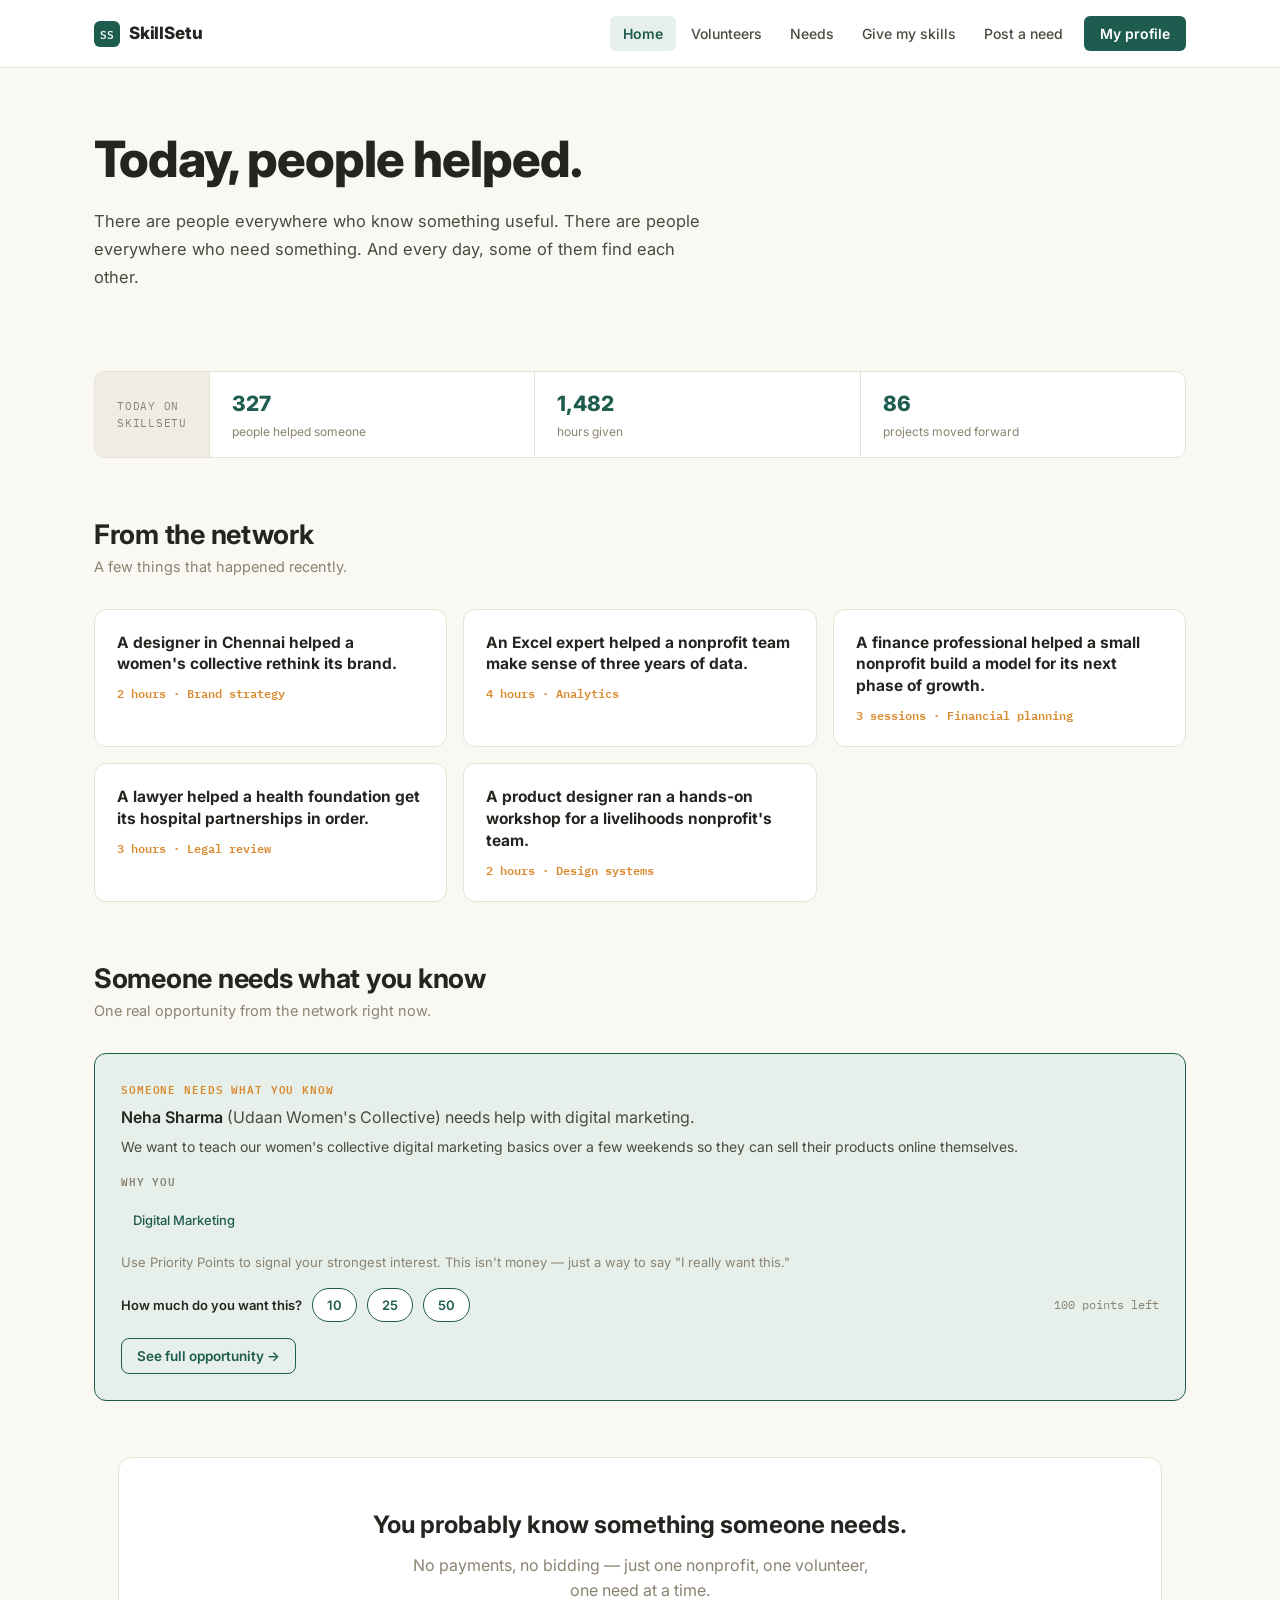
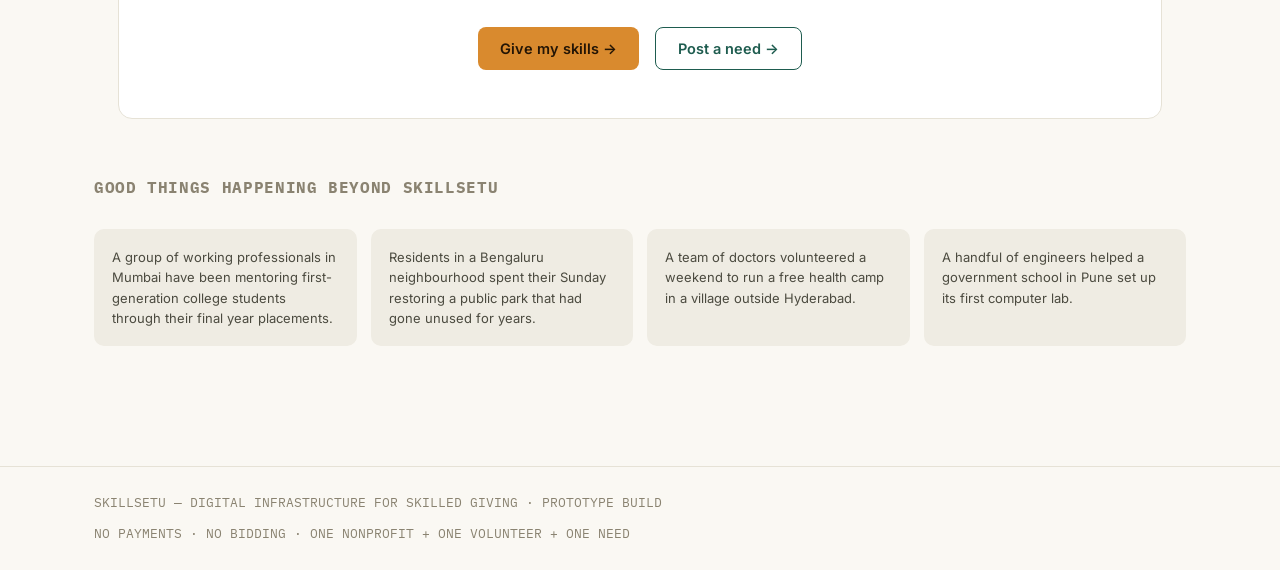
<file: prototype.html>
<!DOCTYPE html>
<html lang="en">
<head>
<meta charset="UTF-8">
<meta name="viewport" content="width=device-width, initial-scale=1.0">
<title>SkillSetu — Give what you know</title>
<link rel="preconnect" href="https://fonts.googleapis.com">
<link href="https://fonts.googleapis.com/css2?family=Inter:wght@400;500;600;700;800&family=IBM+Plex+Mono:wght@400;500;600&display=swap" rel="stylesheet">
<style>
:root{
  --ink:#232620;
  --ink-soft:#4B4A3F;
  --paper:#FAF8F3;
  --paper-raised:#FFFFFF;
  --primary:#1E5C4F;
  --primary-soft:#28715F;
  --primary-wash:#E7EFEA;
  --marigold:#D98A2E;
  --marigold-wash:#FBEEDC;
  --line:#E6E2D6;
  --line-soft:#EFECE3;
  --muted:#8A8371;
  --danger:#B5493F;
  --danger-wash:#F5E2DF;
  --radius:10px;
}
*{box-sizing:border-box; margin:0; padding:0;}
body{
  font-family:'Inter', sans-serif;
  background:var(--paper);
  color:var(--ink);
  -webkit-font-smoothing:antialiased;
  line-height:1.55;
}
.font-mono{ font-family:'IBM Plex Mono', monospace; }
a{ color:inherit; text-decoration:none; }
button{ font-family:inherit; cursor:pointer; border:none; background:none; }
::selection{ background:var(--marigold-wash); }

#app{ min-height:100vh; display:flex; flex-direction:column; }
.topnav{ position:sticky; top:0; z-index:50; background:var(--paper-raised); border-bottom:1px solid var(--line); }
.topnav-inner{ max-width:1140px; margin:0 auto; padding:16px 24px; display:flex; align-items:center; justify-content:space-between; gap:20px; }
.brand{ display:flex; align-items:center; gap:9px; font-weight:800; font-size:17px; letter-spacing:-0.01em; color:var(--ink); }
.brand-mark{ width:26px; height:26px; border-radius:6px; background:var(--primary); color:#fff; display:flex; align-items:center; justify-content:center; font-family:'IBM Plex Mono',monospace; font-weight:600; font-size:11px; }
.nav-links{ display:flex; gap:2px; align-items:center; }
.nav-links button{ color:var(--ink-soft); font-size:14px; font-weight:500; padding:9px 13px; border-radius:6px; transition:all .15s; }
.nav-links button:hover{ color:var(--ink); background:var(--line-soft); }
.nav-links button.active{ color:var(--primary); background:var(--primary-wash); font-weight:600; }
.nav-cta{ background:var(--primary) !important; color:#fff !important; padding:9px 16px !important; border-radius:6px; font-weight:600 !important; margin-left:6px; }
.nav-cta:hover{ background:var(--primary-soft) !important; }

.page{ flex:1; }
.container{ max-width:1140px; margin:0 auto; padding:0 24px; }
.container-narrow{ max-width:720px; margin:0 auto; padding:0 24px; }

footer{ border-top:1px solid var(--line); padding:26px 24px; margin-top:64px; }
footer .container{ display:flex; justify-content:space-between; align-items:center; flex-wrap:wrap; gap:12px; }
.footer-note{ font-size:12.5px; color:var(--muted); font-family:'IBM Plex Mono',monospace; }

.btn{ display:inline-flex; align-items:center; justify-content:center; gap:8px; padding:12px 22px; border-radius:8px; font-size:14.5px; font-weight:600; transition:all .15s; white-space:nowrap; }
.btn-primary{ background:var(--primary); color:#fff; }
.btn-primary:hover{ background:var(--primary-soft); }
.btn-accent{ background:var(--marigold); color:#241505; }
.btn-accent:hover{ background:#C67A24; }
.btn-outline{ background:transparent; color:var(--primary); border:1.5px solid var(--primary); }
.btn-outline:hover{ background:var(--primary-wash); }
.btn-ghost{ background:transparent; color:var(--ink-soft); }
.btn-ghost:hover{ color:var(--ink); }
.btn-sm{ padding:9px 15px; font-size:13.5px; }
.btn-block{ width:100%; }
.btn:disabled{ opacity:0.4; cursor:not-allowed; }

.card{ background:var(--paper-raised); border:1px solid var(--line); border-radius:var(--radius); padding:26px; }
.eyebrow{ font-family:'IBM Plex Mono',monospace; text-transform:uppercase; letter-spacing:0.08em; font-size:11px; color:var(--primary); font-weight:600; }
.eyebrow.warm{ color:var(--marigold); }
.eyebrow.mut{ color:var(--muted); }
.badge{ display:inline-flex; align-items:center; gap:6px; font-size:12px; font-weight:600; padding:4px 10px; border-radius:100px; }
.badge-verified{ background:var(--primary-wash); color:var(--primary); }
.badge-pending{ background:var(--marigold-wash); color:#8C5A14; }
.badge-neutral{ background:var(--line-soft); color:var(--ink-soft); }
.badge-danger{ background:var(--danger-wash); color:var(--danger); }
.chip{ display:inline-flex; padding:5px 12px; border-radius:100px; font-size:13px; background:var(--primary-wash); color:var(--primary); font-weight:500; }
.divider{ height:1px; background:var(--line); border:none; margin:24px 0; }
.hr-dash{ border:none; border-top:1.5px dashed var(--line); margin:20px 0; }

textarea, input[type=text], input[type=number], input[type=tel], select{
  width:100%; font-family:'Inter',sans-serif; font-size:15px; padding:13px 14px;
  border:1.5px solid var(--line); border-radius:8px; background:#fff; color:var(--ink); transition:border .15s;
}
textarea:focus, input:focus, select:focus{ outline:none; border-color:var(--primary); }
label.field-label{ display:block; font-size:13px; font-weight:600; color:var(--ink-soft); margin-bottom:7px; }

.hero{ padding:72px 0 56px; }
.hero-eyebrow{ font-family:'IBM Plex Mono',monospace; font-size:12px; letter-spacing:0.07em; text-transform:uppercase; color:var(--primary); font-weight:600; margin-bottom:20px; display:flex; align-items:center; gap:10px; }
.hero-eyebrow::before{ content:''; width:20px; height:1.5px; background:var(--primary); }
.hero h1{ font-weight:800; font-size:clamp(34px,4.6vw,52px); line-height:1.12; letter-spacing:-0.02em; max-width:760px; color:var(--ink); }
.hero h1 span{ color:var(--primary); }
.hero p.lede{ font-size:17.5px; color:var(--ink-soft); max-width:560px; margin-top:20px; line-height:1.65; }
.hero-actions{ display:flex; gap:14px; margin-top:32px; flex-wrap:wrap; }

.split-cards{ display:grid; grid-template-columns:1fr 1fr; gap:18px; margin-top:60px; }
.side-card{ border:1.5px solid var(--line); border-radius:12px; padding:28px; background:var(--paper-raised); transition:border-color .15s, transform .15s; cursor:pointer; }
.side-card:hover{ border-color:var(--primary); transform:translateY(-2px); }
.side-card .num{ font-family:'IBM Plex Mono',monospace; font-size:11.5px; color:var(--muted); }
.side-card h3{ font-size:23px; margin:10px 0 10px; color:var(--ink); font-weight:700; letter-spacing:-0.01em; }
.side-card p{ color:var(--ink-soft); font-size:14.5px; margin-bottom:16px; }

.stat-strip{ display:flex; gap:0; border:1px solid var(--line); border-radius:var(--radius); overflow:hidden; margin-top:52px; }
.stat-strip .stat{ flex:1; padding:22px 26px; border-right:1px solid var(--line); }
.stat-strip .stat:last-child{ border-right:none; }
.stat .stat-num{ font-size:27px; font-weight:800; color:var(--primary); letter-spacing:-0.01em; }
.stat .stat-label{ font-size:12px; color:var(--muted); margin-top:4px; font-family:'IBM Plex Mono',monospace; }

.section{ padding:56px 0; }
.section-head{ display:flex; justify-content:space-between; align-items:flex-end; margin-bottom:30px; gap:20px; flex-wrap:wrap; }
.section-head h2{ font-size:27px; color:var(--ink); font-weight:700; letter-spacing:-0.01em; }
.section-head p{ color:var(--muted); font-size:14.5px; max-width:440px; }

.flow-steps{ display:grid; grid-template-columns:repeat(5,1fr); gap:0; position:relative; }
.flow-step{ padding:18px 18px 0; position:relative; }
.flow-step .fs-line{ height:2px; background:var(--line); position:relative; margin-bottom:16px; }
.flow-step .fs-dot{ width:9px; height:9px; border-radius:50%; background:var(--primary); position:absolute; top:-3.5px; left:0; }
.flow-step h4{ font-size:13.5px; font-weight:700; color:var(--ink); margin-bottom:5px; }
.flow-step p{ font-size:12.5px; color:var(--muted); }

/* Stepper (Match -> Schedule -> Prepare -> Engage -> Feedback) */
.stage-stepper{ display:flex; align-items:center; margin:26px 0 40px; }
.stage-item{ display:flex; align-items:center; gap:9px; flex:1; }
.stage-item .sd{ width:26px; height:26px; border-radius:50%; display:flex; align-items:center; justify-content:center; font-size:12px; font-weight:700; font-family:'IBM Plex Mono',monospace; flex-shrink:0; }
.stage-item .sd.done{ background:var(--primary); color:#fff; }
.stage-item .sd.current{ background:var(--marigold); color:#241505; }
.stage-item .sd.pending{ background:var(--line-soft); color:var(--muted); }
.stage-item .sl{ font-size:13px; font-weight:600; color:var(--muted); white-space:nowrap; }
.stage-item .sl.on{ color:var(--ink); }
.stage-connector{ flex:1; height:1.5px; background:var(--line); margin:0 4px; }

.page-head{ padding:44px 0 8px; }
.page-head .eyebrow{ margin-bottom:12px; }
.page-head h1{ font-size:32px; color:var(--ink); font-weight:800; letter-spacing:-0.015em; }
.page-head p{ color:var(--muted); margin-top:10px; font-size:15px; max-width:560px; }

.step-track{ display:flex; gap:8px; margin:26px 0 40px; }
.step-track .st{ flex:1; height:3px; background:var(--line); border-radius:3px; overflow:hidden; }
.step-track .st.done, .step-track .st.current{ background:var(--marigold); }

.extract-anim{ display:flex; align-items:center; gap:10px; color:var(--muted); font-family:'IBM Plex Mono',monospace; font-size:13px; padding:16px 0; }
.dot-flash{ width:6px; height:6px; border-radius:50%; background:var(--marigold); animation:flash 1s infinite; }
.dot-flash:nth-child(2){ animation-delay:.15s;} .dot-flash:nth-child(3){ animation-delay:.3s;}
@keyframes flash{ 0%,100%{opacity:.25;} 50%{opacity:1;} }

.struct-card{ border:1.5px solid var(--primary); border-radius:10px; padding:22px; background:var(--primary-wash); }
.struct-row{ display:flex; justify-content:space-between; padding:9px 0; border-bottom:1px dashed rgba(30,92,79,0.18); font-size:14px; }
.struct-row:last-child{ border-bottom:none; }
.struct-row .k{ color:var(--primary); font-weight:600; font-family:'IBM Plex Mono',monospace; font-size:12px; text-transform:uppercase; letter-spacing:.03em; }
.struct-row .v{ color:var(--ink); font-weight:500; text-align:right; max-width:60%; }

.profile-head{ display:flex; gap:22px; align-items:flex-start; padding:40px 0 8px; flex-wrap:wrap; }
.avatar{ width:72px; height:72px; border-radius:14px; background:var(--primary); color:#fff; display:flex; align-items:center; justify-content:center; font-size:25px; font-weight:700; flex-shrink:0; }
.profile-info h1{ font-size:27px; color:var(--ink); font-weight:800; letter-spacing:-0.01em; }
.profile-info .role{ color:var(--ink-soft); font-size:15px; margin-top:4px; }
.profile-info .meta-row{ display:flex; gap:16px; margin-top:10px; flex-wrap:wrap; font-size:13px; color:var(--muted); }

.ledger-grid{ display:grid; grid-template-columns:repeat(4,1fr); gap:1px; background:var(--line); border:1px solid var(--line); border-radius:var(--radius); overflow:hidden; margin:26px 0; }
.ledger-cell{ background:var(--paper-raised); padding:20px; text-align:center; }
.ledger-cell .lc-num{ font-size:27px; font-weight:800; color:var(--marigold); }
.ledger-cell .lc-label{ font-size:11.5px; color:var(--muted); font-family:'IBM Plex Mono',monospace; margin-top:4px; }

.two-col{ display:grid; grid-template-columns:2fr 1fr; gap:22px; }
.skill-tag{ display:inline-flex; align-items:center; gap:6px; padding:7px 13px; border-radius:100px; background:#fff; border:1px solid var(--line); font-size:13.5px; margin:0 8px 8px 0; }
.skill-tag .lvl{ width:6px; height:6px; border-radius:50%; background:var(--primary); }

.trust-grid{ display:grid; grid-template-columns:1fr 1fr; gap:16px; }
.trust-col .tc-head{ font-size:12px; font-weight:700; text-transform:uppercase; letter-spacing:.04em; font-family:'IBM Plex Mono',monospace; margin-bottom:10px; }
.trust-row{ display:flex; align-items:center; gap:8px; font-size:13.5px; padding:6px 0; }
.trust-mark{ width:16px; height:16px; border-radius:50%; display:flex; align-items:center; justify-content:center; font-size:10px; flex-shrink:0; }
.trust-mark.v{ background:var(--primary); color:#fff; }
.trust-mark.s{ background:var(--line-soft); color:var(--muted); }

.verify-step{ display:flex; gap:14px; align-items:flex-start; padding:16px 0; border-bottom:1px solid var(--line-soft); }
.verify-step:last-child{ border-bottom:none; }
.verify-num{ width:28px; height:28px; border-radius:50%; display:flex; align-items:center; justify-content:center; font-size:13px; font-weight:700; flex-shrink:0; font-family:'IBM Plex Mono',monospace; }
.verify-num.done{ background:var(--primary); color:#fff; }
.verify-num.current{ background:var(--marigold-wash); color:var(--marigold); border:1.5px solid var(--marigold); }
.verify-num.pending{ background:var(--line-soft); color:var(--muted); }
.verify-body{ flex:1; }
.verify-title{ font-weight:600; font-size:14.5px; }
.verify-desc{ font-size:13px; color:var(--muted); margin-top:2px; }

.match-card{ border:1.5px solid var(--line); border-radius:12px; padding:22px; margin-bottom:16px; background:var(--paper-raised); position:relative; transition:border-color .15s; }
.match-card.best{ border-color:var(--marigold); box-shadow:0 0 0 1px var(--marigold); }
.match-card.selected{ border-color:var(--primary); box-shadow:0 0 0 1.5px var(--primary); background:var(--primary-wash); }
.best-tag{ position:absolute; top:-11px; left:20px; background:var(--marigold); color:#241505; font-size:11px; font-weight:700; padding:3px 10px; border-radius:100px; font-family:'IBM Plex Mono',monospace; letter-spacing:.03em; }
.match-top{ display:flex; justify-content:space-between; align-items:flex-start; gap:16px; }
.match-reasons{ margin-top:14px; display:flex; flex-direction:column; gap:7px; }
.match-reason{ display:flex; gap:8px; font-size:13.5px; color:var(--ink-soft); align-items:flex-start; }
.match-reason .ck{ color:var(--primary); flex-shrink:0; font-weight:700; }
.considered-tag{ font-family:'IBM Plex Mono',monospace; font-size:11px; color:var(--muted); text-transform:uppercase; letter-spacing:.04em; }

/* Calendar / scheduling */
.cal-card{ border:1.5px solid var(--primary); border-radius:12px; overflow:hidden; margin-bottom:14px; background:#fff; }
.cal-head{ background:var(--primary-wash); padding:14px 20px; display:flex; justify-content:space-between; align-items:center; }
.cal-head .ch-session{ font-size:12px; font-weight:700; text-transform:uppercase; letter-spacing:.04em; color:var(--primary); font-family:'IBM Plex Mono',monospace; }
.cal-body{ padding:18px 20px; }
.cal-date-row{ display:flex; align-items:baseline; gap:10px; margin-bottom:4px; }
.cal-date-row .cd-day{ font-size:19px; font-weight:800; color:var(--ink); }
.cal-date-row .cd-time{ font-size:14px; color:var(--ink-soft); font-family:'IBM Plex Mono',monospace; }
.cal-mode{ font-size:13px; color:var(--muted); margin-bottom:14px; }
.confirm-list{ display:flex; flex-direction:column; gap:8px; }
.confirm-item{ display:flex; align-items:center; gap:9px; font-size:13.5px; color:var(--ink-soft); }
.confirm-item .cm{ color:var(--primary); font-weight:700; }
.gcal-btn{ display:inline-flex; align-items:center; gap:8px; padding:10px 16px; border-radius:8px; border:1.5px solid var(--line); background:#fff; font-size:13.5px; font-weight:600; color:var(--ink); margin-top:14px; }
.gcal-btn:hover{ border-color:var(--primary); }
.gcal-confirm{ margin-top:12px; padding:12px 14px; background:var(--primary-wash); border-radius:8px; font-size:13px; color:var(--primary); font-weight:600; display:flex; gap:8px; align-items:center; }

.passbook{ border:1.5px solid var(--primary); border-radius:14px; overflow:hidden; background:#fff; margin:26px 0; }
.passbook-head{ background:var(--primary); color:#fff; padding:20px 26px; display:flex; justify-content:space-between; align-items:center; flex-wrap:wrap; gap:10px; }
.passbook-head .ph-title{ font-size:18px; font-weight:700; }
.passbook-head .ph-sub{ font-family:'IBM Plex Mono',monospace; font-size:12px; color:rgba(255,255,255,0.7); margin-top:3px; }
.passbook-body{ padding:8px 0; }
.perf-edge{ height:8px; background:repeating-linear-gradient(to right, var(--paper) 0 6px, transparent 6px 12px); }

.timeline{ padding:22px 26px; }
.tl-item{ display:flex; gap:16px; padding-bottom:26px; position:relative; }
.tl-item:last-child{ padding-bottom:0; }
.tl-item::before{ content:''; position:absolute; left:13px; top:28px; bottom:0; width:1.5px; background:var(--line); }
.tl-item:last-child::before{ display:none; }
.tl-dot{ width:28px; height:28px; border-radius:50%; display:flex; align-items:center; justify-content:center; flex-shrink:0; font-family:'IBM Plex Mono',monospace; font-size:11px; font-weight:700; z-index:1; }
.tl-dot.done{ background:var(--primary); color:#fff; }
.tl-dot.current{ background:var(--marigold); color:#241505; }
.tl-dot.pending{ background:var(--paper); border:1.5px solid var(--line); color:var(--muted); }
.tl-content{ flex:1; padding-top:2px; }
.tl-content .tl-title{ font-weight:600; font-size:14.5px; color:var(--ink); }
.tl-content .tl-date{ font-family:'IBM Plex Mono',monospace; font-size:12px; color:var(--muted); margin-top:2px; }
.tl-content .tl-desc{ font-size:13.5px; color:var(--ink-soft); margin-top:6px; }

.task-list{ display:flex; flex-direction:column; gap:8px; margin-top:10px; }
.task-item{ display:flex; align-items:center; gap:10px; font-size:13.5px; padding:9px 12px; border:1px solid var(--line); border-radius:8px; background:var(--paper-raised); }
.task-item.checked{ background:var(--primary-wash); border-color:var(--primary); }
.task-check{ width:16px; height:16px; border-radius:4px; border:1.5px solid var(--muted); flex-shrink:0; display:flex; align-items:center; justify-content:center; font-size:11px; }
.task-item.checked .task-check{ background:var(--primary); border-color:var(--primary); color:#fff; }
.task-item.checked span.tt{ text-decoration:line-through; color:var(--muted); }
.task-due{ font-size:11px; color:var(--marigold); font-family:'IBM Plex Mono',monospace; margin-left:auto; flex-shrink:0; }

.thread{ border:1px solid var(--line); border-radius:10px; background:#F1EEE5; padding:16px; max-height:280px; overflow-y:auto; display:flex; flex-direction:column; gap:10px; }
.bubble{ max-width:78%; padding:10px 13px; border-radius:11px; font-size:13.5px; line-height:1.45; }
.bubble.them{ background:#fff; border:1px solid var(--line); align-self:flex-start; border-bottom-left-radius:3px; }
.bubble.us{ background:var(--primary); color:#fff; align-self:flex-end; border-bottom-right-radius:3px; }
.bubble.sys{ align-self:center; background:transparent; color:var(--muted); font-family:'IBM Plex Mono',monospace; font-size:11px; text-align:center; }
.bubble .bt{ font-size:10px; opacity:.65; margin-top:4px; }

.integration-row{ display:flex; align-items:center; gap:12px; padding:13px 16px; border:1px solid var(--line); border-radius:8px; margin-bottom:10px; background:var(--paper-raised); }
.integration-row .ir-icon{ width:34px; height:34px; border-radius:8px; background:var(--primary-wash); display:flex; align-items:center; justify-content:center; font-size:16px; flex-shrink:0; }
.integration-row .ir-text{ flex:1; }
.integration-row .ir-title{ font-size:13.5px; font-weight:600; }
.integration-row .ir-sub{ font-size:12px; color:var(--muted); font-family:'IBM Plex Mono',monospace; }

.rating-row{ display:flex; justify-content:space-between; align-items:center; padding:14px 0; border-bottom:1px solid var(--line); }
.rating-row:last-child{ border-bottom:none; }
.stars{ display:flex; gap:5px; }
.star{ width:26px; height:26px; cursor:pointer; color:var(--line); transition:color .1s; }
.star.on{ color:var(--marigold); }

.toast{ position:fixed; bottom:26px; left:50%; transform:translateX(-50%); background:var(--ink); color:#fff; padding:13px 22px; border-radius:8px; font-size:14px; font-weight:500; box-shadow:0 10px 30px rgba(0,0,0,0.2); z-index:200; display:flex; align-items:center; gap:10px; animation:toastin .25s ease; }
@keyframes toastin{ from{ opacity:0; transform:translate(-50%,10px);} to{opacity:1; transform:translate(-50%,0);} }
.pill-select{ display:flex; gap:8px; flex-wrap:wrap; }
.pill-opt{ padding:9px 15px; border:1.5px solid var(--line); border-radius:100px; font-size:13.5px; font-weight:500; color:var(--ink-soft); }
.pill-opt.on{ border-color:var(--primary); background:var(--primary); color:#fff; }
.grid-2{ display:grid; grid-template-columns:1fr 1fr; gap:16px; }
.grid-3{ display:grid; grid-template-columns:repeat(3,1fr); gap:16px; }
.mut{ color:var(--muted); }
.mb-8{margin-bottom:8px;} .mb-12{margin-bottom:12px;} .mb-16{margin-bottom:16px;} .mb-24{margin-bottom:24px;} .mb-32{margin-bottom:32px;}
.mt-8{margin-top:8px;} .mt-12{margin-top:12px;} .mt-16{margin-top:16px;} .mt-24{margin-top:24px;} .mt-32{margin-top:32px;}
.flex{ display:flex; } .items-center{ align-items:center; } .justify-between{ justify-content:space-between; } .gap-8{gap:8px;} .gap-12{gap:12px;} .gap-16{gap:16px;}
.small{ font-size:13px; }
.tiny{ font-size:11.5px; }
.clickable-list-item{ padding:16px; border:1px solid var(--line); border-radius:8px; margin-bottom:10px; cursor:pointer; transition:border-color .15s, background .15s; background:var(--paper-raised); }
.clickable-list-item:hover{ border-color:var(--primary); }
.clickable-list-item.selected{ border-color:var(--primary); background:var(--primary-wash); }

/* ---------- News-feed homepage ---------- */
.news-hero{ padding:64px 0 40px; max-width:740px; }
.news-hero h1{ font-size:clamp(34px,5vw,50px); font-weight:800; letter-spacing:-0.02em; color:var(--ink); line-height:1.1; }
.news-hero .thought{ font-size:16.5px; color:var(--ink-soft); margin-top:20px; line-height:1.7; max-width:620px; }
.pulse-strip{ display:flex; border:1px solid var(--line); border-radius:var(--radius); overflow:hidden; margin:40px 0 0; background:var(--paper-raised); }
.pulse-strip .pulse-label{ font-family:'IBM Plex Mono',monospace; font-size:11px; letter-spacing:.07em; color:var(--muted); padding:16px 22px; display:flex; align-items:center; border-right:1px solid var(--line); background:var(--line-soft); flex-shrink:0; }
.pulse-strip .pulse-stat{ flex:1; padding:16px 22px; border-right:1px solid var(--line); }
.pulse-strip .pulse-stat:last-child{ border-right:none; }
.pulse-strip .ps-num{ font-size:21px; font-weight:800; color:var(--primary); }
.pulse-strip .ps-label{ font-size:12px; color:var(--muted); margin-top:2px; }

.story-grid{ display:grid; grid-template-columns:repeat(3,1fr); gap:16px; }
.story-card{ border:1px solid var(--line); border-radius:12px; padding:22px; background:var(--paper-raised); }
.story-card .sc-headline{ font-size:15.5px; font-weight:700; color:var(--ink); line-height:1.4; margin-bottom:10px; }
.story-card .sc-meta{ font-family:'IBM Plex Mono',monospace; font-size:11.5px; color:var(--marigold); font-weight:600; }

.opp-module{ border:1.5px solid var(--primary); border-radius:12px; padding:26px; background:var(--primary-wash); }
.opp-module .om-human{ font-size:14px; color:var(--ink-soft); margin-top:6px; }
.opp-module .om-why{ display:flex; flex-wrap:wrap; gap:8px; margin:16px 0; }
.pp-row{ display:flex; align-items:center; gap:10px; flex-wrap:wrap; margin-top:16px; }
.pp-chip{ padding:8px 14px; border-radius:100px; border:1.5px solid var(--primary); background:#fff; color:var(--primary); font-size:13px; font-weight:600; }
.pp-chip:hover{ background:var(--primary); color:#fff; }
.pp-remaining{ font-family:'IBM Plex Mono',monospace; font-size:11.5px; color:var(--muted); margin-left:auto; }
.pp-confirm{ margin-top:14px; padding:13px 16px; background:#fff; border:1.5px solid var(--primary); border-radius:9px; font-size:13.5px; color:var(--primary); font-weight:600; display:flex; align-items:center; gap:8px; }

.response-window{ border:1px solid var(--line); border-radius:11px; padding:20px; background:var(--paper-raised); }
.response-window .rw-head{ display:flex; justify-content:space-between; align-items:center; margin-bottom:4px; }
.response-window .rw-who{ font-weight:700; font-size:14.5px; }
.response-window .rw-timer{ font-family:'IBM Plex Mono',monospace; font-size:12px; color:var(--marigold); background:var(--marigold-wash); padding:3px 9px; border-radius:100px; }
.response-window .rw-nudge{ font-size:12px; color:var(--muted); margin-top:8px; }
.response-window .rw-actions{ display:flex; gap:8px; margin-top:14px; flex-wrap:wrap; }
.response-window .rw-status{ margin-top:10px; font-size:13px; font-weight:600; color:var(--primary); }

.giving-year{ font-family:'IBM Plex Mono',monospace; font-size:13px; font-weight:700; color:var(--marigold); margin:20px 0 10px; }
.giving-entry{ display:flex; gap:14px; padding:13px 0; border-bottom:1px solid var(--line-soft); }
.giving-entry:last-child{ border-bottom:none; }
.giving-dot{ width:7px; height:7px; border-radius:50%; background:var(--primary); margin-top:7px; flex-shrink:0; }
.giving-entry .ge-text{ font-size:14px; color:var(--ink); line-height:1.5; }
.giving-entry .ge-meta{ font-size:12px; color:var(--muted); margin-top:3px; font-family:'IBM Plex Mono',monospace; }

.goodthings-strip{ display:grid; grid-template-columns:repeat(4,1fr); gap:14px; }
.goodthings-card{ padding:18px; border-radius:10px; background:var(--line-soft); font-size:13px; color:var(--ink-soft); line-height:1.55; }

.human-line{ font-size:14.5px; color:var(--ink-soft); font-style:normal; }
.human-line strong{ color:var(--ink); font-weight:600; }

@media (max-width: 860px){
  .story-grid{ grid-template-columns:1fr; }
  .goodthings-strip{ grid-template-columns:1fr 1fr; }
  .pulse-strip{ flex-direction:column; }
  .pulse-strip .pulse-label{ border-right:none; border-bottom:1px solid var(--line); }
  .pulse-strip .pulse-stat{ border-right:none; border-bottom:1px solid var(--line); }
  .split-cards{ grid-template-columns:1fr; }
  .stat-strip{ flex-wrap:wrap; }
  .stat-strip .stat{ flex:1 1 50%; border-bottom:1px solid var(--line); }
  .flow-steps{ grid-template-columns:1fr 1fr; gap:20px; }
  .two-col{ grid-template-columns:1fr; }
  .ledger-grid{ grid-template-columns:1fr 1fr; }
  .grid-2, .grid-3{ grid-template-columns:1fr; }
  .trust-grid{ grid-template-columns:1fr; }
  .nav-links{ display:none; }
  .stage-stepper .sl{ display:none; }
}
</style>
</head>
<body>
<div id="app"></div>
<script>
/* =========================================================
   SKILLSETU PROTOTYPE — mock data + SPA render engine
   ========================================================= */

const VOLUNTEERS = [
  { id:'v1', name:'Naveen Prashanth', initials:'NP', role:'Senior Marketing Manager', company:'Consumer goods, 12 yrs', location:'Bengaluru', verified:true,
    skills:[{name:'Digital Marketing',lvl:'Expert'},{name:'Analytics',lvl:'Expert'},{name:'Presentations',lvl:'Advanced'},{name:'MS Excel',lvl:'Advanced'},{name:'Brand Strategy',lvl:'Expert'}],
    availability:'Weekends, 2–3 hrs', interests:['Education','Livelihoods'],
    bio:"I've worked in marketing for 12 years. I'm strong at Excel, analytics, presentations and digital marketing.",
    hoursGiven:18, projectsCompleted:5, orgsHelped:4, rating:4.9,
    trainingHistory:true,
    givingHistoryEntries:[
      { skill:'Digital Marketing', org:'Udaan Women\'s Collective', hours:8, date:'Mar 2026' },
      { skill:'MS Excel', org:'Deepalaya Learning Trust', hours:4, date:'Jan 2026' },
      { skill:'Brand Strategy', org:'Punarnava Environment Collective', hours:6, date:'Nov 2025' },
    ] },
  { id:'v2', name:'Ritika Chandran', initials:'RC', role:'Product Designer', company:'FinTech, 8 yrs', location:'Chennai', verified:true,
    skills:[{name:'UI/UX Design',lvl:'Expert'},{name:'Figma',lvl:'Expert'},{name:'Design Systems',lvl:'Advanced'},{name:'User Research',lvl:'Advanced'}],
    availability:'Weekday evenings', interests:['Women\'s Empowerment','Healthcare'],
    bio:"8 years in product design, mostly fintech apps. Comfortable running design workshops and building from scratch.",
    hoursGiven:12, projectsCompleted:3, orgsHelped:3, rating:5.0 },
  { id:'v3', name:'Arjun Mehta', initials:'AM', role:'Finance Controller', company:'Manufacturing, 15 yrs', location:'Pune', verified:true,
    skills:[{name:'Financial Modelling',lvl:'Expert'},{name:'Budgeting',lvl:'Expert'},{name:'MS Excel',lvl:'Expert'},{name:'Compliance',lvl:'Advanced'}],
    availability:'Weekends', interests:['Livelihoods','Environment'],
    bio:"15 years in finance leadership roles. I can help with budgeting, financial models and cost control for small teams.",
    hoursGiven:26, projectsCompleted:7, orgsHelped:5, rating:4.8,
    givingHistoryEntries:[
      { skill:'Financial Modelling', org:'Deepalaya Learning Trust', hours:6, date:'Feb 2026' },
      { skill:'Budgeting', org:'Grameen Sahayata Sangh', hours:5, date:'Oct 2025' },
    ] },
  { id:'v4', name:'Sanya Kapoor', initials:'SK', role:'HR Business Partner', company:'IT Services, 10 yrs', location:'Gurugram', verified:true,
    skills:[{name:'HR Process Design',lvl:'Expert'},{name:'Hiring',lvl:'Advanced'},{name:'Policy Writing',lvl:'Advanced'},{name:'Facilitation',lvl:'Advanced'}],
    availability:'Weekends, flexible', interests:['Education','Women\'s Empowerment'],
    bio:"10 years building HR processes for fast-growing teams. Can help nonprofits set up hiring and people processes.",
    hoursGiven:9, projectsCompleted:2, orgsHelped:2, rating:4.7 },
  { id:'v5', name:'Karthik Subramaniam', initials:'KS', role:'Data Analyst', company:'E-commerce, 6 yrs', location:'Chennai', verified:true,
    skills:[{name:'Data Analysis',lvl:'Expert'},{name:'MS Excel',lvl:'Expert'},{name:'SQL',lvl:'Advanced'},{name:'Dashboards',lvl:'Advanced'}],
    availability:'Weekday evenings, weekends', interests:['Healthcare','Environment'],
    bio:"6 years turning messy data into decisions. Strong in Excel, SQL and building simple dashboards for small teams.",
    hoursGiven:14, projectsCompleted:4, orgsHelped:3, rating:4.9 },
  { id:'v6', name:'Divya Ramaswamy', initials:'DR', role:'Legal Counsel', company:'Corporate law, 9 yrs', location:'Mumbai', verified:true,
    skills:[{name:'Contracts',lvl:'Expert'},{name:'Compliance',lvl:'Expert'},{name:'Governance',lvl:'Advanced'}],
    availability:'Weekends', interests:['Women\'s Empowerment','Education'],
    bio:"9 years as in-house counsel. I help small organisations get their contracts and governance basics right.",
    hoursGiven:7, projectsCompleted:2, orgsHelped:2, rating:5.0 },
  { id:'v7', name:'Farhan Ali Khan', initials:'FK', role:'Software Engineering Lead', company:'SaaS, 11 yrs', location:'Hyderabad', verified:true,
    skills:[{name:'Web Development',lvl:'Expert'},{name:'Technical Architecture',lvl:'Expert'},{name:'Product Strategy',lvl:'Advanced'}],
    availability:'Weekends', interests:['Education','Livelihoods'],
    bio:"11 years building products. I can help nonprofits fix or rebuild their websites and basic tech infrastructure.",
    hoursGiven:21, projectsCompleted:5, orgsHelped:4, rating:4.8 },
  { id:'v8', name:'Meera Iyer', initials:'MI', role:'Growth & Social Media Lead', company:'D2C brand, 7 yrs', location:'Bengaluru', verified:true,
    skills:[{name:'Social Media Strategy',lvl:'Expert'},{name:'Content Planning',lvl:'Advanced'},{name:'Analytics',lvl:'Advanced'}],
    availability:'Weekday evenings', interests:['Environment','Healthcare'],
    bio:"7 years running social and growth for a D2C brand. Happy to build a social media playbook for a small team.",
    hoursGiven:11, projectsCompleted:3, orgsHelped:3, rating:4.9 },
  { id:'v9', name:'Rohan Deshpande', initials:'RD', role:'Management Consultant', company:'Strategy consulting, 9 yrs', location:'Mumbai', verified:true,
    skills:[{name:'Fundraising Strategy',lvl:'Expert'},{name:'Presentations',lvl:'Expert'},{name:'Financial Modelling',lvl:'Advanced'}],
    availability:'Weekends', interests:['Livelihoods','Education'],
    bio:"9 years in strategy consulting. I've built fundraising decks and pitch narratives for early-stage teams.",
    hoursGiven:16, projectsCompleted:4, orgsHelped:4, rating:5.0,
    givingHistoryEntries:[
      { skill:'Fundraising Strategy', org:'Grameen Sahayata Sangh', hours:6, date:'Dec 2025' },
      { skill:'Presentations', org:'Arogya Community Health Foundation', hours:4, date:'Sep 2025' },
    ] },
  { id:'v10', name:'Priya Natarajan', initials:'PN', role:'Brand & Communications Lead', company:'Media, 13 yrs', location:'Chennai', verified:true,
    skills:[{name:'Brand Strategy',lvl:'Expert'},{name:'Presentations',lvl:'Expert'},{name:'Digital Marketing',lvl:'Advanced'},{name:'MS Excel',lvl:'Intermediate'}],
    availability:'Weekends, 2 hrs', interests:['Education','Women\'s Empowerment'],
    bio:"13 years in brand and communications. I enjoy teaching — comfortable running hands-on training sessions.",
    hoursGiven:19, projectsCompleted:5, orgsHelped:4, rating:4.9, trainingHistory:true },
];

const NONPROFITS = [
  { id:'n1', name:'Deepalaya Learning Trust', cause:'Education', location:'Chennai, TN', verified:true, contact:'Lakshmi Venkat, Programme Director', regNo:'12A/80G — CSR00034521',
    description:'Runs after-school learning centres for children from low-income communities across 6 centres in Chennai.' },
  { id:'n2', name:'Grameen Sahayata Sangh', cause:'Livelihoods', location:'Pune, MH', verified:true, contact:'Manoj Kulkarni, Executive Director', regNo:'12A/80G — CSR00028147',
    description:'Supports rural self-help groups with skills training and market access for handicraft and agri products.' },
  { id:'n3', name:'Punarnava Environment Collective', cause:'Environment', location:'Bengaluru, KA', verified:true, contact:'Ananya Rao, Founder', regNo:'12A/80G — CSR00041098',
    description:'Works on urban lake restoration and community-led waste management programmes.' },
  { id:'n4', name:'Arogya Community Health Foundation', cause:'Healthcare', location:'Hyderabad, TG', verified:true, contact:'Dr. Suresh Reddy, Trustee', regNo:'12A/80G — CSR00019273',
    description:'Runs mobile health camps and a maternal health awareness programme in peri-urban Hyderabad.' },
  { id:'n5', name:'Udaan Women\'s Collective', cause:'Women\'s Empowerment', location:'Gurugram, HR', verified:true, contact:'Neha Sharma, Programme Lead', regNo:'12A/80G — CSR00037654',
    description:'Trains women from underserved communities in vocational skills and helps them access markets and credit.' },
];

const NEEDS = [
  { id:'q1', nonprofitId:'n1', raw:"We need someone to train our five-person team on Excel. They are beginners and we'd like a two-hour session, ideally on a Saturday.",
    structured:{ skill:'MS Excel', type:'Skills Training', duration:'2 hours', participants:'5 team members (beginner)', format:'Single session, online', sessions:1 }, status:'open' },
  { id:'q2', nonprofitId:'n2', raw:"Our fundraising deck is outdated and doesn't tell our story well. We need help rebuilding it before our donor meeting next month.",
    structured:{ skill:'Fundraising Strategy / Presentations', type:'Deliverable — Deck Rebuild', duration:'~6 hours across 2 sessions', participants:'Programme lead + 1 coordinator', format:'2 working sessions', sessions:2 }, status:'open' },
  { id:'q3', nonprofitId:'n3', raw:"Our website is 4 years old, looks broken on phones, and we can't update it ourselves. We need it fixed and simplified.",
    structured:{ skill:'Web Development', type:'Deliverable — Website Rebuild', duration:'~10 hours across 3 sessions', participants:'Founder + comms volunteer', format:'3 working sessions', sessions:3 }, status:'open' },
  { id:'q4', nonprofitId:'n4', raw:"We collect patient data from our health camps on paper. We'd like someone to help us analyse a year's data and show us what it's telling us.",
    structured:{ skill:'Data Analysis', type:'Deliverable — Data Analysis', duration:'~5 hours across 2 sessions', participants:'Programme coordinator', format:'2 working sessions', sessions:2 }, status:'open' },
  { id:'q5', nonprofitId:'n5', raw:"We want to teach our women's collective digital marketing basics over a few weekends so they can sell their products online themselves.",
    structured:{ skill:'Digital Marketing', type:'Skills Training — Multi-session', duration:'4 sessions of 2 hrs, Saturdays', participants:'12 collective members', format:'4-session course', sessions:4 }, status:'open' },
  { id:'q6', nonprofitId:'n1', raw:"We need a financial model to show a foundation what our costs look like if we expand to 3 more centres.",
    structured:{ skill:'Financial Modelling', type:'Deliverable — Financial Model', duration:'~6 hours across 2 sessions', participants:'Programme Director', format:'2 working sessions', sessions:2 }, status:'open' },
  { id:'q7', nonprofitId:'n2', raw:"We're hiring our first 3 employees and have no idea how to structure offer letters, interviews or onboarding.",
    structured:{ skill:'HR Process Design', type:'Deliverable — HR Setup', duration:'~4 hours across 2 sessions', participants:'Executive Director', format:'2 working sessions', sessions:2 }, status:'open' },
  { id:'q8', nonprofitId:'n3', raw:"We want to grow our Instagram and get more volunteers to our lake clean-up drives, but no one on our team understands social media strategy.",
    structured:{ skill:'Social Media Strategy', type:'Deliverable — Strategy Playbook', duration:'~4 hours across 2 sessions', participants:'Comms volunteer', format:'2 working sessions', sessions:2 }, status:'open' },
  { id:'q9', nonprofitId:'n4', raw:"Our partnership agreements with hospitals need a legal review before we sign the next one.",
    structured:{ skill:'Contracts / Compliance', type:'Deliverable — Legal Review', duration:'~3 hours across 1–2 sessions', participants:'Trustee', format:'1–2 sessions', sessions:2 }, status:'open' },
  { id:'q10', nonprofitId:'n5', raw:"We need to redo our brand — name, logo feel and messaging haven't kept up with how much we've grown.",
    structured:{ skill:'Brand Strategy', type:'Deliverable — Brand Refresh', duration:'~8 hours across 3 sessions', participants:'Programme Lead + Founder', format:'3 working sessions', sessions:3 }, status:'open' },
];

const PULSE = { helped:327, hours:1482, projects:86 };

const STORIES = [
  { headline:'A designer in Chennai helped a women\'s collective rethink its brand.', meta:'2 hours · Brand strategy' },
  { headline:'An Excel expert helped a nonprofit team make sense of three years of data.', meta:'4 hours · Analytics' },
  { headline:'A finance professional helped a small nonprofit build a model for its next phase of growth.', meta:'3 sessions · Financial planning' },
  { headline:'A lawyer helped a health foundation get its hospital partnerships in order.', meta:'3 hours · Legal review' },
  { headline:'A product designer ran a hands-on workshop for a livelihoods nonprofit\'s team.', meta:'2 hours · Design systems' },
];

const GOOD_THINGS = [
  "A group of working professionals in Mumbai have been mentoring first-generation college students through their final year placements.",
  "Residents in a Bengaluru neighbourhood spent their Sunday restoring a public park that had gone unused for years.",
  "A team of doctors volunteered a weekend to run a free health camp in a village outside Hyderabad.",
  "A handful of engineers helped a government school in Pune set up its first computer lab.",
];

function getGivingHistory(v){
  if(v.givingHistoryEntries) return v.givingHistoryEntries;
  const n = v.projectsCompleted || 1;
  const orgs = NONPROFITS.map(o=>o.name);
  return Array.from({length:Math.min(n,3)}, (_,i)=>({
    skill: v.skills[i % v.skills.length].name,
    org: orgs[i % orgs.length],
    hours: 3 + (i*2),
    date: ['Feb 2026','Nov 2025','Aug 2025'][i] || '2025',
  }));
}

// Ranking stays under the hood — only qualitative reasons are ever shown in the UI
const MATCH_REASONS = {
  q1: [
    { vid:'v1', score:96, reasons:["12 years of hands-on Excel and analytics experience","Has previously run beginner-level training sessions","Available on Saturdays — matches the requested slot","Based in Bengaluru, comfortable running remote sessions"] },
    { vid:'v3', score:81, reasons:["Excel is a core strength from 15 years in finance","Weekend availability matches the request","No prior record of training beginner groups specifically"] },
    { vid:'v5', score:74, reasons:["Strong Excel skills from a data analysis background","Available weekday evenings and weekends","No prior record of running group training sessions"] },
  ]
};
function defaultMatchesFor(need){
  const key = need.structured.skill.toLowerCase();
  const scored = VOLUNTEERS.map(v=>{
    let score = 40 + Math.round(Math.random()*8);
    const hit = v.skills.find(s=>key.includes(s.name.toLowerCase().split(' ')[0]) || s.name.toLowerCase().includes(key.split(' ')[0]) || key.includes(s.name.toLowerCase()));
    if(hit){ score += 38; }
    if(v.interests.some(i=>i.toLowerCase().includes(NONPROFITS.find(n=>n.id===need.nonprofitId).cause.toLowerCase().slice(0,5)))) score += 6;
    return { vid:v.id, score:Math.min(score,97) };
  }).sort((a,b)=>b.score-a.score).slice(0,3);
  return scored.map((s,i)=>({ vid:s.vid, score:s.score, reasons: buildGenericReasons(VOLUNTEERS.find(v=>v.id===s.vid), need, i===0) }));
}
function buildGenericReasons(v, need, isBest){
  const r = [];
  const matchedSkill = v.skills.find(s=> need.structured.skill.toLowerCase().includes(s.name.toLowerCase().split(' ')[0]));
  if(matchedSkill) r.push(`Skilled in ${matchedSkill.name} (${matchedSkill.lvl.toLowerCase()} level)`);
  r.push(`${v.company.split(',')[1]?.trim() || 'Experienced'} professional — background fits this kind of request`);
  r.push(`Availability: ${v.availability}`);
  if(!isBest) r.push('A relevant fit, though a step behind the top match on session experience');
  return r;
}
function getMatches(need){ return MATCH_REASONS[need.id] || defaultMatchesFor(need); }

/* ---------------- App State ---------------- */
const state = {
  page:'landing',
  params:{},
  onboardingBio:"I've worked in marketing for 12 years. I'm strong at Excel, analytics, presentations and digital marketing.",
  onboardingExtracted:false,
  onboardingExtracting:false,
  onboardingStep:'bio', // bio -> verify -> review
  verify:{ mobile:'98450 12345', mobileSent:false, mobileVerified:false, otp:'', email:'naveen@brandworks.co.in', emailVerifying:false, emailVerified:false },
  npVerify:{ regChecking:false, regVerified:false, contactChecking:false, contactVerified:false },
  newVolunteer:null,
  needDraft:{ nonprofitId:'n1', raw:"We need someone to train our five-person team on Excel. They are beginners and we'd like a two-hour session, ideally on a Saturday." },
  needExtracted:false,
  needExtracting:false,
  selectedMatchVid:null,
  fallbackTriggered:false,
  engagements:{},
  activeEngagementNeedId:null,
  gcalConfirmed:{},
  priorityPoints:{ total:100, allocations:{} }, // needId -> points committed
  pending:null, // {needId, volId, triedVolIds:[], volStatus, npStatus, note}
  feedbackStep:'volunteer',
  feedbackDraft:{ quality:0, communication:0, reliability:0, completed:true },
  reputationVid:'v1',
};

function go(page, params={}){ state.page = page; state.params = params; render(); window.scrollTo({top:0, behavior:'instant'}); }
function toast(msg){
  const t = document.createElement('div'); t.className='toast'; t.innerHTML = msg;
  document.body.appendChild(t);
  setTimeout(()=>t.remove(), 2600);
}
function icon(name){
  const map = { check:'✓', cal:'📅', wa:'💬', bell:'🔔', doc:'📄', shield:'🛡️', clock:'⏱', mobile:'📱', mail:'✉️', building:'🏛' };
  return map[name] || '•';
}

/* ---------------- Engagement builder ---------------- */
function nextSaturday(offsetWeeks){
  const d = new Date();
  d.setDate(d.getDate() + ((6 - d.getDay() + 7) % 7 || 7) + offsetWeeks*7);
  return d;
}
function fmtDate(d){ return d.toLocaleDateString('en-IN', { weekday:'long', day:'numeric', month:'long' }); }

function buildEngagement(need, volunteer){
  const nonprofit = NONPROFITS.find(n=>n.id===need.nonprofitId);
  const sessionCount = need.structured.sessions;
  const sessionTitles = {
    1: ['Session'],
    2: ['Kickoff & scoping','Delivery & handover'],
    3: ['Kickoff & scoping','Build / working session','Review & handover'],
    4: ['Introduction','Core Skills','Applied Practice','Practical Project'],
  }[sessionCount] || Array.from({length:sessionCount}, (_,i)=>`Session ${i+1}`);

  const sessions = sessionTitles.map((title,i)=>{
    const d = nextSaturday(i);
    return {
      id:'s'+(i+1), title, dateObj:d, date:fmtDate(d), time:'10:00 – 12:00 IST', status: i===0 ? 'upcoming' : 'scheduled',
      volTasks:[ {t:'Confirm availability for the slot', done:i>0}, {t: i===0 ? 'Review the need brief' : 'Prepare materials for this session', done:false, dueDaysBefore:2} ],
      npTasks:[ {t:'Share team background with volunteer', done:i>0}, {t:'Set up the room / video link', done:false, dueDaysBefore:2} ],
    };
  });

  return {
    needId: need.id, nonprofit, volunteer, need, sessions,
    status:'scheduled',
    calendarCreated:true,
    reminders:[
      `Volunteer reminded 24 hrs before ${sessions[0].title}`,
      `${nonprofit.name} reminded to prepare participant list`,
    ],
    comms:[
      { from:'system', text:`SkillSetu has connected you both for "${need.structured.type}". This thread is only for this engagement.` , t:'now'},
      { from:'nonprofit', text:`Hi ${volunteer.name.split(' ')[0]}, thank you so much for offering your time! Looking forward to ${sessions[0].date}.`, t:'2m ago' },
      { from:'volunteer', text:`Happy to help, ${nonprofit.contact.split(',')[0]}! Could you share the group's current comfort level beforehand?`, t:'just now' },
    ],
    currentSessionIndex:0,
    completed:false,
    feedback:{ volunteerToNonprofit:null, nonprofitToVolunteer:null },
  };
}

/* ---------------- Pending match / response windows ---------------- */
function initPending(needId, volId){
  state.pending = { needId, volId, triedVolIds:[volId], volStatus:'pending', npStatus:'pending', note:null };
}
function pendingNextCandidate(){
  const need = NEEDS.find(q=>q.id===state.pending.needId);
  const matches = getMatches(need);
  const next = matches.find(m=>!state.pending.triedVolIds.includes(m.vid));
  return next ? VOLUNTEERS.find(v=>v.id===next.vid) : null;
}
function pendingReassignVolunteer(reasonText){
  const need = NEEDS.find(q=>q.id===state.pending.needId);
  const nonprofit = NONPROFITS.find(n=>n.id===need.nonprofitId);
  const oldVol = VOLUNTEERS.find(v=>v.id===state.pending.volId) || state.newVolunteer;
  const nextVol = pendingNextCandidate();
  if(nextVol){
    state.pending.volId = nextVol.id;
    state.pending.triedVolIds.push(nextVol.id);
    state.pending.volStatus = 'pending';
    state.pending.npStatus = 'pending';
    state.pending.note = `${reasonText} We've passed this opportunity to ${nextVol.name}.`;
    toast(`Opportunity passed to ${nextVol.name.split(' ')[0]} ✓`);
  } else {
    state.pending.note = `${reasonText} We're still looking for another suitable match for ${nonprofit.name}.`;
    toast('No further matches available right now');
  }
  render();
}
function pendingReleaseVolunteerToOther(){
  const need = NEEDS.find(q=>q.id===state.pending.needId);
  const vol = VOLUNTEERS.find(v=>v.id===state.pending.volId) || state.newVolunteer;
  const alt = NEEDS.find(q=>q.id!==need.id && q.structured.skill===need.structured.skill) || NEEDS.find(q=>q.id!==need.id);
  state.pending.npStatus = 'expired';
  state.pending.altNeed = alt;
  state.pending.note = `This nonprofit didn't respond in time — we've found ${vol.name.split(' ')[0]} another opportunity that could use the same skills.`;
  toast('Volunteer offered a new opportunity ✓');
  render();
}
function pendingCheckBothReady(){
  if(state.pending.volStatus==='interested' && state.pending.npStatus==='confirmed'){
    const need = NEEDS.find(q=>q.id===state.pending.needId);
    const volunteer = (state.newVolunteer && state.newVolunteer.id===state.pending.volId) ? state.newVolunteer : VOLUNTEERS.find(v=>v.id===state.pending.volId);
    const eng = buildEngagement(need, volunteer);
    state.engagements[need.id] = eng;
    state.activeEngagementNeedId = need.id;
    state.gcalConfirmed = {};
    toast('Both sides confirmed — creating calendar invites ✓');
    go('schedule', {needId: need.id});
    return true;
  }
  return false;
}

/* ---------------- Priority Points ---------------- */
function ppRemaining(){ return state.priorityPoints.total - Object.values(state.priorityPoints.allocations).reduce((a,b)=>a+b,0); }
function ppAllocate(needId, points){
  if(state.priorityPoints.allocations[needId]) return; // already committed to this one
  if(points > ppRemaining()) points = ppRemaining();
  state.priorityPoints.allocations[needId] = points;
  render();
  toast('You chose this. We\'ll help make it happen. ✓');
}

/* ---------------- Renderers ---------------- */
function render(){
  const app = document.getElementById('app');
  app.innerHTML = `
    ${renderNav()}
    <div class="page">${renderPage()}</div>
    ${renderFooter()}
  `;
  attachHandlers();
}

function renderNav(){
  const links = [ ['landing','Home'], ['browse-volunteers','Volunteers'], ['browse-needs','Needs'] ];
  return `
  <div class="topnav">
    <div class="topnav-inner">
      <div class="brand" style="cursor:pointer" data-nav="landing"><div class="brand-mark">SS</div> SkillSetu</div>
      <div class="nav-links">
        ${links.map(([p,l])=>`<button data-nav="${p}" class="${state.page===p?'active':''}">${l}</button>`).join('')}
        <button data-nav="volunteer-onboard">Give my skills</button>
        <button data-nav="nonprofit-onboard">Post a need</button>
        <button class="nav-cta" data-nav="reputation" data-params='{"vid":"v1"}'>My profile</button>
      </div>
    </div>
  </div>`;
}

function renderFooter(){
  return `<footer><div class="container">
    <div class="footer-note">SKILLSETU — DIGITAL INFRASTRUCTURE FOR SKILLED GIVING · PROTOTYPE BUILD</div>
    <div class="footer-note">NO PAYMENTS · NO BIDDING · ONE NONPROFIT + ONE VOLUNTEER + ONE NEED</div>
  </div></footer>`;
}

function renderPage(){
  switch(state.page){
    case 'landing': return renderLanding();
    case 'browse-volunteers': return renderBrowseVolunteers();
    case 'browse-needs': return renderBrowseNeeds();
    case 'volunteer-onboard': return renderVolunteerOnboard();
    case 'volunteer-profile': return renderVolunteerProfile();
    case 'nonprofit-onboard': return renderNonprofitOnboard();
    case 'create-need': return renderCreateNeed();
    case 'matching': return renderMatching();
    case 'pending-match': return renderPendingMatch();
    case 'schedule': return renderSchedule();
    case 'engagement': return renderEngagement();
    case 'feedback': return renderFeedback();
    case 'reputation': return renderReputation();
    default: return renderLanding();
  }
}

/* Reusable "Someone needs you" opportunity module with Priority Points */
function renderOpportunityModule(need, opts={}){
  const nonprofit = NONPROFITS.find(n=>n.id===need.nonprofitId);
  const npFirst = nonprofit.contact.split(',')[0];
  const whyTags = [need.structured.skill, ...(need.structured.skill.includes('/') ? [] : [])].join(',').split(/[\/,]/).map(s=>s.trim()).filter(Boolean);
  const allocated = state.priorityPoints.allocations[need.id];
  const remaining = ppRemaining();
  return `<div class="opp-module">
    <div class="eyebrow warm mb-8">${opts.label || 'SOMEONE NEEDS YOU'}</div>
    <div class="human-line" style="font-size:16px;"><strong>${npFirst}</strong> (${nonprofit.name}) needs help with ${need.structured.skill.toLowerCase()}.</div>
    <div class="om-human">${need.raw}</div>
    <div class="eyebrow mut mt-16 mb-8" style="font-size:10.5px;">WHY YOU</div>
    <div class="om-why">${whyTags.map(t=>`<span class="chip">${t}</span>`).join('')}</div>
    ${allocated ? `
      <div class="pp-confirm">✓ You chose this — committed ${allocated} Priority Points. We'll help make it happen.</div>
    ` : `
      <div class="small mut mt-8">Use Priority Points to signal your strongest interest. This isn't money — just a way to say "I really want this."</div>
      <div class="pp-row">
        <span class="small" style="font-weight:600;">How much do you want this?</span>
        <button class="pp-chip" data-pp-allocate="${need.id}:10">10</button>
        <button class="pp-chip" data-pp-allocate="${need.id}:25">25</button>
        <button class="pp-chip" data-pp-allocate="${need.id}:50">50</button>
        <span class="pp-remaining">${remaining} points left</span>
      </div>
    `}
    <button class="btn btn-outline btn-sm mt-16" data-nav="matching" data-params='{"needId":"${need.id}"}'>See full opportunity →</button>
  </div>`;
}

/* Reusable stage stepper for the core journey */
function renderStageStepper(current){
  const stages = ['Match','Schedule','Prepare','Engage','Feedback'];
  const idx = stages.indexOf(current);
  return `<div class="stage-stepper">
    ${stages.map((s,i)=>{
      const cls = i<idx ? 'done' : i===idx ? 'current' : 'pending';
      const mark = i<idx ? '✓' : (i+1);
      const row = `<div class="stage-item"><div class="sd ${cls}">${mark}</div><span class="sl ${i<=idx?'on':''}">${s}</span></div>`;
      return i < stages.length-1 ? row + `<div class="stage-connector"></div>` : row;
    }).join('')}
  </div>`;
}

/* ---- Landing ---- */
function renderLanding(){
  const featuredNeed = NEEDS.find(q=>q.id==='q5'); // digital marketing for Udaan Women's Collective
  const featuredNp = NONPROFITS.find(n=>n.id===featuredNeed.nonprofitId);
  return `
  <div class="container">
    <div class="news-hero">
      <h1>Today, people helped.</h1>
      <p class="thought">There are people everywhere who know something useful. There are people everywhere who need something. And every day, some of them find each other.</p>
    </div>

    <div class="pulse-strip">
      <div class="pulse-label">TODAY ON<br>SKILLSETU</div>
      <div class="pulse-stat"><div class="ps-num">${PULSE.helped}</div><div class="ps-label">people helped someone</div></div>
      <div class="pulse-stat"><div class="ps-num">${PULSE.hours.toLocaleString('en-IN')}</div><div class="ps-label">hours given</div></div>
      <div class="pulse-stat"><div class="ps-num">${PULSE.projects}</div><div class="ps-label">projects moved forward</div></div>
    </div>

    <div class="section">
      <div class="section-head"><div><h2>From the network</h2><p>A few things that happened recently.</p></div></div>
      <div class="story-grid">
        ${STORIES.map(s=>`<div class="story-card"><div class="sc-headline">${s.headline}</div><div class="sc-meta">${s.meta}</div></div>`).join('')}
      </div>
    </div>

    <div class="section" style="padding-top:0;">
      <div class="section-head"><div><h2>Someone needs what you know</h2><p>One real opportunity from the network right now.</p></div></div>
      ${renderOpportunityModule(featuredNeed, { label:'SOMEONE NEEDS WHAT YOU KNOW' })}
    </div>

    <div class="section" style="text-align:center; padding:48px 24px; background:var(--paper-raised); border:1px solid var(--line); border-radius:14px; margin:0 24px 0;">
      <h2 style="margin-bottom:10px;">You probably know something someone needs.</h2>
      <p class="mut mb-24" style="max-width:480px; margin:0 auto 24px;">No payments, no bidding — just one nonprofit, one volunteer, one need at a time.</p>
      <div class="flex gap-16" style="justify-content:center; flex-wrap:wrap;">
        <button class="btn btn-accent" data-nav="volunteer-onboard">Give my skills →</button>
        <button class="btn btn-outline" data-nav="nonprofit-onboard">Post a need →</button>
      </div>
    </div>

    <div class="section">
      <div class="section-head"><div><h2 style="font-size:16px; font-family:'IBM Plex Mono',monospace; letter-spacing:.04em; color:var(--muted); text-transform:uppercase;">Good things happening beyond SkillSetu</h2></div></div>
      <div class="goodthings-strip">
        ${GOOD_THINGS.map(g=>`<div class="goodthings-card">${g}</div>`).join('')}
      </div>
    </div>
  </div>`;
}

/* ---- Browse volunteers / needs ---- */
function renderBrowseVolunteers(){
  return `<div class="container">
    <div class="page-head">
      <div class="eyebrow">THE NETWORK</div>
      <h1>Verified professionals</h1>
      <p>Experienced people who've offered their time. Not students, not a resume board — a network of specific, verified skills.</p>
    </div>
    <div class="grid-3 mt-32">
      ${VOLUNTEERS.map(v=>`
        <div class="card" style="cursor:pointer" data-nav="volunteer-profile" data-params='{"vid":"${v.id}"}'>
          <div class="flex items-center gap-12 mb-16">
            <div class="avatar" style="width:46px;height:46px;font-size:16px;">${v.initials}</div>
            <div><div style="font-weight:600;">${v.name}</div><div class="tiny mut">${v.role}</div></div>
          </div>
          <div class="mb-12">${v.skills.slice(0,3).map(s=>`<span class="skill-tag"><span class="lvl"></span>${s.name}</span>`).join('')}</div>
          <div class="flex justify-between items-center">
            <span class="badge badge-verified">${icon('shield')} Verified</span>
            <span class="tiny mut">${v.location}</span>
          </div>
        </div>`).join('')}
    </div>
  </div>`;
}

function renderBrowseNeeds(){
  return `<div class="container">
    <div class="page-head">
      <div class="eyebrow">THE NETWORK</div>
      <h1>Open needs</h1>
      <p>Requests from verified nonprofits, structured by SkillSetu's matching layer.</p>
    </div>
    <div class="mt-32">
      ${NEEDS.map(q=>{
        const np = NONPROFITS.find(n=>n.id===q.nonprofitId);
        const npFirst = np.contact.split(',')[0];
        const allocated = state.priorityPoints.allocations[q.id];
        return `<div class="clickable-list-item" data-nav="matching" data-params='{"needId":"${q.id}"}'>
          <div class="flex justify-between items-center mb-8">
            <div class="flex items-center gap-12"><span class="badge badge-neutral">${np.cause}</span><span style="font-weight:600;">${np.name}</span></div>
            <span class="btn btn-outline btn-sm">View match →</span>
          </div>
          <div class="human-line mb-8"><strong>${npFirst}</strong> is looking for help with ${q.structured.skill.toLowerCase()}.</div>
          <div class="small mut mb-12">${q.structured.type} · ${q.structured.duration}</div>
          <div class="small mb-12" style="color:var(--ink-soft)">"${q.raw}"</div>
          ${allocated ? `<div class="pp-confirm" style="padding:9px 12px;">✓ You chose this — ${allocated} Priority Points committed.</div>` : `
          <div class="pp-row" style="margin-top:4px;">
            <span class="tiny mut">Want this one?</span>
            <button class="pp-chip" data-pp-allocate="${q.id}:10">10 pts</button>
            <button class="pp-chip" data-pp-allocate="${q.id}:25">25 pts</button>
            <button class="pp-chip" data-pp-allocate="${q.id}:50">50 pts</button>
          </div>`}
        </div>`;
      }).join('')}
    </div>
  </div>`;
}

/* ---- Volunteer onboarding (bio -> verify -> review) ---- */
function extractSkillsFromBio(bio){
  const catalog = ['excel','analytics','presentations','digital marketing','marketing','design','figma','finance','financial model','budgeting','data analysis','sql','hr','hiring','legal','contracts','compliance','web development','social media','brand','fundraising'];
  const found = [];
  const lower = bio.toLowerCase();
  catalog.forEach(k=>{ if(lower.includes(k) && !found.some(f=>f.toLowerCase().includes(k))) found.push(k.replace(/\b\w/g, c=>c.toUpperCase())); });
  const yearsMatch = bio.match(/(\d+)\s*year/i);
  const years = yearsMatch ? yearsMatch[1] : '—';
  return {
    skills: found.length? found.slice(0,6) : ['Generalist'],
    experience: years + (years!=='—' ? ' years' : ''),
    seniority: (parseInt(years)||0) >= 10 ? 'Senior / Leadership level' : (parseInt(years)||0) >= 5 ? 'Mid-senior level' : 'Early-mid career',
  };
}

function renderVolunteerOnboard(){
  if(state.onboardingStep==='verify') return renderVolunteerVerify();
  if(state.onboardingStep==='review') return renderVolunteerReview();
  const extracted = state.onboardingExtracted ? extractSkillsFromBio(state.onboardingBio) : null;
  return `<div class="container-narrow">
    <div class="page-head">
      <div class="eyebrow">GIVE YOUR SKILLS</div>
      <h1>Tell us about yourself</h1>
      <p>Write it the way you'd describe yourself to a friend. No forms, no taxonomy to fill in — SkillSetu structures it for you.</p>
    </div>
    <div class="step-track"><div class="st current"></div><div class="st"></div><div class="st"></div></div>

    <div class="card">
      <label class="field-label">Your professional background & skills</label>
      <textarea id="bio-input" rows="4">${state.onboardingBio}</textarea>
      <div class="flex justify-between items-center mt-16">
        <span class="tiny mut">Try editing this, or leave the sample as-is.</span>
        <button class="btn btn-primary btn-sm" id="extract-btn" ${state.onboardingExtracting?'disabled':''}>
          ${state.onboardingExtracting? 'Extracting…' : 'Extract with AI →'}
        </button>
      </div>
      ${state.onboardingExtracting ? `<div class="extract-anim"><span class="dot-flash"></span><span class="dot-flash"></span><span class="dot-flash"></span> Reading your background and matching it to a skill taxonomy…</div>` : ''}
      ${extracted ? `
        <hr class="hr-dash">
        <div class="eyebrow warm mb-12">AI-STRUCTURED PROFILE</div>
        <div class="struct-card">
          <div class="struct-row"><span class="k">Skills</span><span class="v">${extracted.skills.join(', ')}</span></div>
          <div class="struct-row"><span class="k">Experience</span><span class="v">${extracted.experience}</span></div>
          <div class="struct-row"><span class="k">Level</span><span class="v">${extracted.seniority}</span></div>
        </div>
        <button class="btn btn-accent btn-block mt-24" id="to-verify-btn">Continue to verification →</button>
      ` : ''}
    </div>
  </div>`;
}

function renderVolunteerVerify(){
  const vf = state.verify;
  return `<div class="container-narrow">
    <div class="page-head">
      <div class="eyebrow">GIVE YOUR SKILLS</div>
      <h1>Verify your identity</h1>
      <p>SkillSetu establishes trust before any match is made. Here's exactly what gets verified.</p>
    </div>
    <div class="step-track"><div class="st done"></div><div class="st current"></div><div class="st"></div></div>

    <div class="card mb-16">
      <div class="verify-step">
        <div class="verify-num ${vf.mobileVerified?'done':'current'}">${vf.mobileVerified?'✓':'1'}</div>
        <div class="verify-body">
          <div class="verify-title">Mobile verification</div>
          <div class="verify-desc">We send an OTP to confirm this is a real, reachable person.</div>
          ${!vf.mobileVerified ? `
            <div class="grid-2 mt-12">
              <input type="tel" id="mobile-input" value="${vf.mobile}" ${vf.mobileSent?'disabled':''}>
              ${!vf.mobileSent ? `<button class="btn btn-outline btn-sm" id="send-otp-btn">Send OTP →</button>`
                : `<input type="text" id="otp-input" placeholder="Enter 4-digit OTP" maxlength="4">`}
            </div>
            ${vf.mobileSent ? `<button class="btn btn-primary btn-sm mt-12" id="verify-otp-btn">Verify OTP</button><div class="tiny mut mt-8">Demo OTP: 1234 (pre-filled for you)</div>` : ''}
          ` : `<div class="tiny mut mt-8 font-mono">+91 ${vf.mobile} · verified</div>`}
        </div>
      </div>
      <div class="verify-step">
        <div class="verify-num ${vf.emailVerified?'done': vf.mobileVerified?'current':'pending'}">${vf.emailVerified?'✓':'2'}</div>
        <div class="verify-body">
          <div class="verify-title">Professional identity</div>
          <div class="verify-desc">Work email or LinkedIn profile — this is what confirms your employer background.</div>
          ${vf.mobileVerified && !vf.emailVerified ? `
            <div class="grid-2 mt-12">
              <input type="text" id="email-input" value="${vf.email}">
              <button class="btn btn-outline btn-sm" id="verify-email-btn" ${vf.emailVerifying?'disabled':''}>${vf.emailVerifying?'Checking…':'Verify →'}</button>
            </div>
            ${vf.emailVerifying ? `<div class="extract-anim"><span class="dot-flash"></span><span class="dot-flash"></span><span class="dot-flash"></span> Matching domain to employer record…</div>` : ''}
          ` : vf.emailVerified ? `<div class="tiny mut mt-8 font-mono">${vf.email} · verified</div>` : ''}
        </div>
      </div>
      <div class="verify-step">
        <div class="verify-num ${vf.emailVerified?'done':'pending'}">${vf.emailVerified?'✓':'3'}</div>
        <div class="verify-body">
          <div class="verify-title">Profile verification summary</div>
          <div class="verify-desc">What's confirmed versus what you've told us yourself.</div>
        </div>
      </div>
    </div>

    ${vf.emailVerified ? `<button class="btn btn-accent btn-block" id="to-review-btn">Continue →</button>` : ''}
  </div>`;
}

function renderVolunteerReview(){
  const ext = extractSkillsFromBio(state.onboardingBio);
  return `<div class="container-narrow">
    <div class="page-head">
      <div class="eyebrow">GIVE YOUR SKILLS</div>
      <h1>Review your profile</h1>
      <p>Here's what will be visible on the network.</p>
    </div>
    <div class="step-track"><div class="st done"></div><div class="st done"></div><div class="st current"></div></div>

    <div class="card mb-16">
      <div class="eyebrow mb-16">TRUST & VERIFICATION</div>
      <div class="trust-grid">
        <div class="trust-col">
          <div class="tc-head" style="color:var(--primary);">VERIFIED</div>
          <div class="trust-row"><div class="trust-mark v">✓</div> Mobile number</div>
          <div class="trust-row"><div class="trust-mark v">✓</div> Professional identity</div>
          <div class="trust-row"><div class="trust-mark v">✓</div> Employer / professional background</div>
        </div>
        <div class="trust-col">
          <div class="tc-head" style="color:var(--muted);">SELF-DECLARED</div>
          <div class="trust-row"><div class="trust-mark s">•</div> Skills</div>
          <div class="trust-row"><div class="trust-mark s">•</div> Availability</div>
          <div class="trust-row"><div class="trust-mark s">•</div> Causes of interest</div>
        </div>
      </div>
    </div>

    <div class="card">
      <div class="struct-card mb-16">
        <div class="struct-row"><span class="k">Skills</span><span class="v">${ext.skills.join(', ')}</span></div>
        <div class="struct-row"><span class="k">Experience</span><span class="v">${ext.experience}</span></div>
      </div>
      <div class="grid-2">
        <div><label class="field-label">Location</label><input type="text" id="loc-input" value="Bengaluru"></div>
        <div><label class="field-label">Availability</label><input type="text" id="avail-input" value="Weekends, 2–3 hrs"></div>
      </div>
      <button class="btn btn-accent btn-block mt-24" id="save-profile-btn">Create my profile →</button>
    </div>
  </div>`;
}

/* ---- Volunteer profile ---- */
function renderVolunteerProfile(){
  const vid = state.params.vid || 'v1';
  const v = state.newVolunteer && state.newVolunteer.id===vid ? state.newVolunteer : VOLUNTEERS.find(x=>x.id===vid) || VOLUNTEERS[0];
  return `<div class="container">
    <div class="profile-head">
      <div class="avatar">${v.initials}</div>
      <div class="profile-info" style="flex:1">
        <div class="flex items-center gap-12"><h1>${v.name}</h1><span class="badge badge-verified">${icon('shield')} Verified</span></div>
        <div class="role">${v.role} · ${v.company}</div>
        <div class="meta-row"><span>📍 ${v.location}</span><span>🗓 ${v.availability}</span><span class="font-mono">${ppRemaining()} priority pts left</span></div>
      </div>
      <button class="btn btn-outline" data-nav="reputation" data-params='{"vid":"${v.id}"}'>View Giving Record →</button>
    </div>

    <div class="eyebrow mt-32 mb-12">GIVING RECORD</div>
    <div class="ledger-grid" style="margin-top:0;">
      <div class="ledger-cell"><div class="lc-num">${v.hoursGiven}</div><div class="lc-label">HOURS GIVEN</div></div>
      <div class="ledger-cell"><div class="lc-num">${v.projectsCompleted}</div><div class="lc-label">PROJECTS COMPLETED</div></div>
      <div class="ledger-cell"><div class="lc-num">${v.orgsHelped}</div><div class="lc-label">NONPROFITS HELPED</div></div>
      <div class="ledger-cell"><div class="lc-num">${v.interests.length}</div><div class="lc-label">CAUSES SUPPORTED</div></div>
    </div>

    ${NEEDS.filter(q=>!state.priorityPoints.allocations[q.id]).slice(0,1).map(q=>renderOpportunityModule(q)).join('')}

    <div class="two-col mt-24">
      <div>
        <div class="card mb-16">
          <div class="eyebrow mb-16">SKILLS</div>
          <div>${v.skills.map(s=>`<span class="skill-tag"><span class="lvl"></span>${s.name} — ${s.lvl}</span>`).join('')}</div>
        </div>
        <div class="card"><div class="eyebrow mb-12">ABOUT</div><p style="color:var(--ink-soft); font-size:14.5px;">${v.bio}</p></div>
      </div>
      <div>
        <div class="card mb-16">
          <div class="eyebrow mb-16">TRUST & VERIFICATION</div>
          <div class="trust-col mb-16">
            <div class="tc-head" style="color:var(--primary);">VERIFIED</div>
            <div class="trust-row"><div class="trust-mark v">✓</div> Mobile number</div>
            <div class="trust-row"><div class="trust-mark v">✓</div> Professional identity</div>
            <div class="trust-row"><div class="trust-mark v">✓</div> Employer background</div>
          </div>
          <div class="trust-col">
            <div class="tc-head" style="color:var(--muted);">SELF-DECLARED</div>
            <div class="trust-row"><div class="trust-mark s">•</div> Skills</div>
            <div class="trust-row"><div class="trust-mark s">•</div> Availability</div>
            <div class="trust-row"><div class="trust-mark s">•</div> Causes of interest</div>
          </div>
        </div>
        <div class="card">
          <div class="eyebrow mb-12">INTERESTED CAUSES</div>
          <div>${v.interests.map(i=>`<span class="chip" style="margin:0 8px 8px 0;">${i}</span>`).join('')}</div>
        </div>
      </div>
    </div>
  </div>`;
}

/* ---- Nonprofit onboarding (registration -> contact -> summary) ---- */
function renderNonprofitOnboard(){
  const vf = state.npVerify;
  return `<div class="container-narrow">
    <div class="page-head">
      <div class="eyebrow">FOR NONPROFITS</div>
      <h1>Verify your organisation</h1>
      <p>SkillSetu only works with verified nonprofits. Here's how that verification happens — simulated for this prototype.</p>
    </div>

    <div class="card mb-16">
      <div class="flex justify-between items-start mb-16">
        <div><div style="font-weight:700; font-size:17px;">Deepalaya Learning Trust</div><div class="small mut">Education · Chennai, TN</div></div>
        ${vf.regVerified && vf.contactVerified ? `<span class="badge badge-verified">${icon('shield')} Verified</span>` : `<span class="badge badge-pending">Pending</span>`}
      </div>
      <p class="small mb-16" style="color:var(--ink-soft)">Runs after-school learning centres for children from low-income communities across 6 centres in Chennai.</p>

      <div class="verify-step">
        <div class="verify-num ${vf.regVerified?'done':'current'}">${vf.regVerified?'✓':'1'}</div>
        <div class="verify-body">
          <div class="verify-title">Registration check</div>
          <div class="verify-desc">12A / 80G registration number checked against a simulated registry lookup.</div>
          ${!vf.regVerified ? `
            <div class="grid-2 mt-12">
              <input type="text" value="12A/80G — CSR00034521" disabled>
              <button class="btn btn-outline btn-sm" id="verify-reg-btn" ${vf.regChecking?'disabled':''}>${vf.regChecking?'Checking…':'Verify registration →'}</button>
            </div>
            ${vf.regChecking ? `<div class="extract-anim"><span class="dot-flash"></span><span class="dot-flash"></span><span class="dot-flash"></span> Looking up registration number…</div>` : ''}
          ` : `<div class="tiny mut mt-8 font-mono">12A/80G — CSR00034521 · verified</div>`}
        </div>
      </div>
      <div class="verify-step">
        <div class="verify-num ${vf.contactVerified?'done': vf.regVerified?'current':'pending'}">${vf.contactVerified?'✓':'2'}</div>
        <div class="verify-body">
          <div class="verify-title">Authorised contact</div>
          <div class="verify-desc">Confirms the person posting needs is authorised to represent this organisation.</div>
          ${vf.regVerified && !vf.contactVerified ? `
            <div class="grid-2 mt-12">
              <input type="text" value="Lakshmi Venkat, Programme Director" disabled>
              <button class="btn btn-outline btn-sm" id="verify-contact-btn" ${vf.contactChecking?'disabled':''}>${vf.contactChecking?'Checking…':'Verify contact →'}</button>
            </div>
            ${vf.contactChecking ? `<div class="extract-anim"><span class="dot-flash"></span><span class="dot-flash"></span><span class="dot-flash"></span> Confirming role against registered trustees…</div>` : ''}
          ` : vf.contactVerified ? `<div class="tiny mut mt-8 font-mono">Lakshmi Venkat · Programme Director · verified</div>` : ''}
        </div>
      </div>
    </div>

    ${vf.regVerified && vf.contactVerified ? `
      <div class="card mb-16">
        <div class="eyebrow mb-16">TRUST & VERIFICATION</div>
        <div class="trust-grid">
          <div class="trust-col">
            <div class="tc-head" style="color:var(--primary);">VERIFIED</div>
            <div class="trust-row"><div class="trust-mark v">✓</div> Registration (12A/80G)</div>
            <div class="trust-row"><div class="trust-mark v">✓</div> Authorised contact</div>
          </div>
          <div class="trust-col">
            <div class="tc-head" style="color:var(--muted);">SELF-DECLARED</div>
            <div class="trust-row"><div class="trust-mark s">•</div> Cause area & description</div>
            <div class="trust-row"><div class="trust-mark s">•</div> Location & centre count</div>
          </div>
        </div>
      </div>
      <button class="btn btn-primary btn-block" data-nav="create-need">Describe a need →</button>
    ` : ''}
  </div>`;
}

/* ---- Create need ---- */
function extractNeed(raw){
  const lower = raw.toLowerCase();
  let skill = 'General support';
  const skillMap = { excel:'MS Excel', fundrais:'Fundraising Strategy', website:'Web Development', data:'Data Analysis', marketing:'Digital Marketing', financial:'Financial Modelling', hr:'HR Process Design', hiring:'HR Process Design', 'social media':'Social Media Strategy', legal:'Legal / Compliance', brand:'Brand Strategy' };
  for(const k in skillMap){ if(lower.includes(k)){ skill = skillMap[k]; break; } }
  const sessMatch = raw.match(/(\d+)\s*session/i);
  const hourMatch = raw.match(/(\d+)\s*[- ]?hour/i);
  const peopleMatch = raw.match(/(\d+)[- ]?(person|people|member|team)/i);
  const sessions = sessMatch ? parseInt(sessMatch[1]) : (lower.includes('few weekend') || (lower.includes('weekends') && lower.includes('course')) ? 4 : 1);
  return {
    skill, type: sessions>1 ? 'Multi-session engagement' : 'Single session',
    duration: hourMatch ? `${hourMatch[1]} hours` + (sessions>1?` × ${sessions} sessions`:'') : (sessions>1? `${sessions} sessions`:'~2 hours'),
    participants: peopleMatch ? `${peopleMatch[1]} ${peopleMatch[2]}(s)` : '1–2 team members',
    format: sessions>1? `${sessions}-session engagement` : 'Single session',
    sessions,
  };
}

function renderCreateNeed(){
  const structured = state.needExtracted ? extractNeed(state.needDraft.raw) : null;
  return `<div class="container-narrow">
    <div class="page-head">
      <div class="eyebrow">POST A NEED</div>
      <h1>What do you need help with?</h1>
      <p>Describe it in plain language, the way you'd explain it to a colleague.</p>
    </div>
    <div class="card">
      <label class="field-label">Describe your need</label>
      <textarea id="need-input" rows="4">${state.needDraft.raw}</textarea>
      <div class="flex justify-between items-center mt-16">
        <span class="tiny mut">One need, one volunteer — be as specific as you can.</span>
        <button class="btn btn-primary btn-sm" id="extract-need-btn" ${state.needExtracting?'disabled':''}>${state.needExtracting? 'Structuring…' : 'Structure with AI →'}</button>
      </div>
      ${state.needExtracting ? `<div class="extract-anim"><span class="dot-flash"></span><span class="dot-flash"></span><span class="dot-flash"></span> Identifying skill, format, duration and participants…</div>` : ''}
      ${structured ? `
        <hr class="hr-dash">
        <div class="eyebrow warm mb-12">AI-STRUCTURED NEED</div>
        <div class="struct-card">
          <div class="struct-row"><span class="k">Skill required</span><span class="v">${structured.skill}</span></div>
          <div class="struct-row"><span class="k">Type</span><span class="v">${structured.type}</span></div>
          <div class="struct-row"><span class="k">Duration</span><span class="v">${structured.duration}</span></div>
          <div class="struct-row"><span class="k">Participants</span><span class="v">${structured.participants}</span></div>
          <div class="struct-row"><span class="k">Format</span><span class="v">${structured.format}</span></div>
        </div>
        <button class="btn btn-accent btn-block mt-24" id="find-match-btn">Find the right volunteer →</button>
      ` : ''}
    </div>
  </div>`;
}

/* ---- Matching (no numeric scores) ---- */
function renderMatching(){
  const needId = state.params.needId || 'q1';
  const need = NEEDS.find(q=>q.id===needId) || NEEDS[0];
  const np = NONPROFITS.find(n=>n.id===need.nonprofitId);
  const matches = getMatches(need);
  const npFirst = np.contact.split(',')[0];
  return `<div class="container-narrow">
    ${renderStageStepper('Match')}
    <div class="page-head" style="padding-top:0;">
      <div class="eyebrow">AI MATCHING</div>
      <h1>Tell us what you need.<br>We'll find the right person.</h1>
      <p class="human-line"><strong>${npFirst}</strong> needs help with ${need.structured.skill.toLowerCase()} — ${need.structured.duration}. Here's who we think fits best.</p>
    </div>

    ${matches.map((m,i)=>{
      const v = VOLUNTEERS.find(x=>x.id===m.vid);
      const isBest = i===0;
      const isSel = state.selectedMatchVid===m.vid;
      return `<div class="match-card ${isBest?'best':''} ${isSel?'selected':''}">
        ${isBest? `<div class="best-tag">BEST MATCH</div>` : ''}
        <div class="match-top">
          <div class="flex gap-12">
            <div class="avatar" style="width:52px;height:52px;font-size:18px;">${v.initials}</div>
            <div>
              <div style="font-weight:600; font-size:15.5px;">${v.name}</div>
              <div class="small mut">${v.role}</div>
              <div class="tiny mut mt-8">${v.location} · ${v.availability}</div>
            </div>
          </div>
          ${!isBest ? `<div class="considered-tag">Also considered</div>` : ''}
        </div>
        <div class="match-reasons">${m.reasons.map(r=>`<div class="match-reason"><span class="ck">✓</span>${r}</div>`).join('')}</div>
        <button class="btn ${isSel? 'btn-primary':'btn-outline'} btn-sm mt-16" data-select-match="${m.vid}" data-need="${need.id}">
          ${isSel? 'Selected — accept below' : `Select ${v.name.split(' ')[0]}`}
        </button>
      </div>`;
    }).join('')}

    ${state.selectedMatchVid ? `<button class="btn btn-accent btn-block mt-16" id="accept-match-btn" data-need="${need.id}">Propose this match →</button>` : ''}
  </div>`;
}

/* ---- Pending match: both sides get a 48-hour response window ---- */
function renderPendingMatch(){
  const p = state.pending;
  if(!p) return `<div class="container-narrow mt-32">No pending match.</div>`;
  const need = NEEDS.find(q=>q.id===p.needId);
  const nonprofit = NONPROFITS.find(n=>n.id===need.nonprofitId);
  const volunteer = (state.newVolunteer && state.newVolunteer.id===p.volId) ? state.newVolunteer : VOLUNTEERS.find(v=>v.id===p.volId);
  const npFirst = nonprofit.contact.split(',')[0];

  if(p.npStatus==='expired'){
    return `<div class="container-narrow">
      ${renderStageStepper('Match')}
      <div class="page-head" style="padding-top:0;"><div class="eyebrow">NO RESPONSE FROM NONPROFIT</div><h1>We found ${volunteer.name.split(' ')[0]} another opportunity</h1><p class="human-line">${p.note}</p></div>
      ${p.altNeed ? `<div class="match-card best">
        <div class="best-tag">NEXT OPPORTUNITY</div>
        <div class="match-top"><div><div style="font-weight:600;">${NONPROFITS.find(n=>n.id===p.altNeed.nonprofitId).name}</div><div class="small mut mt-8">${p.altNeed.structured.type} · ${p.altNeed.structured.duration}</div></div></div>
        <button class="btn btn-accent btn-sm mt-16" data-nav="matching" data-params='{"needId":"${p.altNeed.id}"}'>View this opportunity →</button>
      </div>` : ''}
      <button class="btn btn-ghost btn-sm mt-16" data-nav="browse-needs">Browse all needs →</button>
    </div>`;
  }

  return `<div class="container-narrow">
    ${renderStageStepper('Match')}
    <div class="page-head" style="padding-top:0;">
      <div class="eyebrow">PROPOSED MATCH · PENDING RESPONSE</div>
      <h1>Someone is waiting to hear back</h1>
      <p class="human-line"><strong>${npFirst}</strong> is looking for help with ${need.structured.skill.toLowerCase()}. <strong>${volunteer.name}</strong> has been proposed as the best match. Both sides have 48 hours to respond — SkillSetu keeps things moving either way.</p>
    </div>

    ${p.note ? `<div class="struct-card mb-16"><p class="small" style="color:var(--ink)">${p.note}</p></div>` : ''}

    <div class="grid-2 mb-16">
      <div class="response-window">
        <div class="rw-head"><span class="rw-who">${volunteer.name.split(' ')[0]} (volunteer)</span><span class="rw-timer">Respond within 48h</span></div>
        <div class="small mut">Proposed for: ${need.structured.type}, ${nonprofit.name}</div>
        ${p.volStatus==='pending' ? `
          <div class="rw-actions">
            <button class="btn btn-primary btn-sm" data-vol-resp="interested">Interested</button>
            <button class="btn btn-outline btn-sm" data-vol-resp="declined">Not now</button>
          </div>
          <div class="rw-nudge">A reminder is sent if there's no response within 24 hours.</div>
          <button class="btn btn-ghost btn-sm mt-8" data-vol-resp="expired">Simulate: no response after 48h →</button>
        ` : p.volStatus==='interested' ? `<div class="rw-status">✓ Interested — waiting on ${nonprofit.name.split(' ')[0]}</div>`
        : `<div class="rw-status" style="color:var(--muted)">Passed — ${volunteer.name.split(' ')[0]} wasn't available this time</div>`}
      </div>

      <div class="response-window">
        <div class="rw-head"><span class="rw-who">${nonprofit.name}</span><span class="rw-timer">Respond within 48h</span></div>
        <div class="small mut">Proposed volunteer: ${volunteer.name}</div>
        ${p.npStatus==='pending' ? `
          <div class="rw-actions">
            <button class="btn btn-primary btn-sm" data-np-resp="confirmed">Confirm</button>
            <button class="btn btn-outline btn-sm" data-np-resp="declined">Decline</button>
          </div>
          <div class="rw-nudge">A reminder is sent if there's no response within 24 hours.</div>
          <button class="btn btn-ghost btn-sm mt-8" data-np-resp="expired">Simulate: no response after 48h →</button>
        ` : p.npStatus==='confirmed' ? `<div class="rw-status">✓ Confirmed — waiting on ${volunteer.name.split(' ')[0]}</div>`
        : `<div class="rw-status" style="color:var(--muted)">Declined this match</div>`}
      </div>
    </div>

    <p class="tiny mut">Principle: pending → nudge → expiry → next match. Neither side is left waiting indefinitely.</p>
  </div>`;
}

/* ---- Schedule (Google Calendar simulation, hero of orchestration) ---- */
function renderSchedule(){
  const needId = state.activeEngagementNeedId || state.params.needId;
  const eng = state.engagements[needId];
  if(!eng) return `<div class="container-narrow mt-32">No engagement selected.</div>`;
  const isMulti = eng.sessions.length > 1;
  return `<div class="container-narrow">
    ${renderStageStepper('Schedule')}
    <div class="page-head" style="padding-top:0;">
      <div class="eyebrow">ENGAGEMENT SCHEDULED</div>
      <h1>${eng.need.structured.type} with ${eng.volunteer.name.split(' ')[0]}</h1>
      <p>${isMulti ? `SkillSetu creates every session upfront — not just the first one.` : `Both parties have been invited and reminded automatically.`}</p>
    </div>

    ${eng.sessions.map((s,i)=>`
      <div class="cal-card">
        <div class="cal-head">
          <span class="ch-session">${isMulti? `SESSION ${i+1} OF ${eng.sessions.length}` : 'SESSION'} — ${s.title.toUpperCase()}</span>
          <span class="badge badge-verified">✓ Confirmed</span>
        </div>
        <div class="cal-body">
          <div class="cal-date-row"><span class="cd-day">${s.date}</span><span class="cd-time">${s.time}</span></div>
          <div class="cal-mode">Online · SkillSetu video room</div>
          <div class="confirm-list">
            <div class="confirm-item"><span class="cm">✓</span> Calendar invitation sent to ${eng.nonprofit.name.split(' ')[0]}</div>
            <div class="confirm-item"><span class="cm">✓</span> Calendar invitation sent to ${eng.volunteer.name.split(' ')[0]}</div>
            <div class="confirm-item"><span class="cm">✓</span> Reminder scheduled for 24 hours before</div>
            <div class="confirm-item"><span class="cm">✓</span> Preparation task due 2 days before</div>
          </div>
          <button class="gcal-btn" data-gcal="${s.id}">📅 Add to Google Calendar</button>
          ${state.gcalConfirmed[s.id] ? `<div class="gcal-confirm">✓ Google Calendar event created. Both participants have been invited.</div>` : ''}
        </div>
      </div>
    `).join('')}

    <button class="btn btn-accent btn-block mt-16" id="to-engagement-btn">Go to engagement dashboard →</button>
  </div>`;
}

/* ---- Engagement dashboard (the passbook) ---- */
function renderEngagement(){
  const needId = state.activeEngagementNeedId || state.params.needId;
  const eng = state.engagements[needId];
  if(!eng){ return `<div class="container-narrow mt-32"><p>No active engagement yet. <button class="btn btn-outline btn-sm" data-nav="browse-needs">Browse needs</button></p></div>`; }

  const curIdx = eng.currentSessionIndex;
  const totalSessions = eng.sessions.length;
  const allDone = eng.completed;

  return `<div class="container-narrow">
    ${renderStageStepper(allDone ? 'Feedback' : 'Prepare')}
    <div class="page-head" style="padding-top:0;">
      <div class="eyebrow">ENGAGEMENT ORCHESTRATION</div>
      <h1>${eng.need.structured.type}</h1>
      <p class="human-line"><strong>${eng.nonprofit.contact.split(',')[0]}</strong> and <strong>${eng.volunteer.name}</strong> are working together — SkillSetu is managing the rest end to end.</p>
    </div>

    ${eng.fallbackNotice ? `<div class="struct-card mb-24" style="border-color:var(--danger); background:var(--danger-wash);">
      <div class="eyebrow" style="color:var(--danger)">FALLBACK LOGIC ACTIVATED</div>
      <p class="small mt-8" style="color:var(--ink)">${eng.fallbackNotice}</p>
    </div>` : ''}

    <div class="passbook">
      <div class="passbook-head">
        <div><div class="ph-title">Engagement Passbook</div><div class="ph-sub">${totalSessions} session${totalSessions>1?'s':''} · Status: ${allDone? 'COMPLETED' : eng.status.toUpperCase()}</div></div>
        <span class="badge ${allDone?'badge-verified':'badge-neutral'}">${allDone? '✓ Complete':'● In progress'}</span>
      </div>
      <div class="perf-edge"></div>
      <div class="timeline">
        <div class="tl-item"><div class="tl-dot done">✓</div><div class="tl-content"><div class="tl-title">Match accepted</div><div class="tl-date">${eng.volunteer.name} confirmed for this engagement</div></div></div>
        <div class="tl-item"><div class="tl-dot done">✓</div><div class="tl-content"><div class="tl-title">All sessions scheduled</div><div class="tl-desc">Google Calendar events created for both ${eng.nonprofit.contact.split(',')[0]} and ${eng.volunteer.name} (simulated).</div></div></div>
        ${eng.sessions.map((s,i)=>`
          <div class="tl-item">
            <div class="tl-dot ${i<curIdx || allDone ? 'done' : i===curIdx ? 'current':'pending'}">${i<curIdx||allDone?'✓':i+1}</div>
            <div class="tl-content">
              <div class="tl-title">${s.title}</div>
              <div class="tl-date">${s.date} · ${s.time}</div>
              ${i===curIdx && !allDone ? `<button class="btn btn-primary btn-sm mt-12" data-complete-session="${s.id}">Mark session complete →</button>` : ''}
            </div>
          </div>`).join('')}
        <div class="tl-item"><div class="tl-dot ${allDone?'done':'pending'}">${allDone?'✓':'★'}</div><div class="tl-content"><div class="tl-title">Feedback & reputation</div><div class="tl-desc">${allDone? 'Both sides can now leave feedback.' : 'Unlocks once all sessions are complete.'}</div></div></div>
      </div>
    </div>

    <div class="two-col">
      <div>
        <div class="card mb-16">
          <div class="eyebrow mb-12">PREPARATION — THIS SESSION</div>
          <div class="tiny mut mb-8">${eng.volunteer.name.split(' ')[0]}'s tasks</div>
          <div class="task-list mb-16">
            ${eng.sessions[curIdx] ? eng.sessions[curIdx].volTasks.map((t,i)=>`
              <div class="task-item ${t.done?'checked':''}" data-toggle-task="vol-${curIdx}-${i}">
                <span class="task-check">${t.done?'✓':''}</span><span class="tt">${t.t}</span>
                ${t.dueDaysBefore ? `<span class="task-due">DUE ${t.dueDaysBefore}D BEFORE</span>` : ''}
              </div>`).join('') : ''}
          </div>
          <div class="tiny mut mb-8">${eng.nonprofit.name.split(' ')[0]}'s tasks</div>
          <div class="task-list">
            ${eng.sessions[curIdx] ? eng.sessions[curIdx].npTasks.map((t,i)=>`
              <div class="task-item ${t.done?'checked':''}" data-toggle-task="np-${curIdx}-${i}">
                <span class="task-check">${t.done?'✓':''}</span><span class="tt">${t.t}</span>
                ${t.dueDaysBefore ? `<span class="task-due">DUE ${t.dueDaysBefore}D BEFORE</span>` : ''}
              </div>`).join('') : ''}
          </div>
        </div>

        <div class="card">
          <div class="eyebrow mb-12">SYSTEM ACTIVITY (SIMULATED)</div>
          <div class="integration-row"><div class="ir-icon">${icon('cal')}</div><div class="ir-text"><div class="ir-title">Google Calendar</div><div class="ir-sub">ALL ${totalSessions} EVENT${totalSessions>1?'S':''} CREATED</div></div><span class="badge badge-verified">Synced</span></div>
          <div class="integration-row"><div class="ir-icon">${icon('bell')}</div><div class="ir-text"><div class="ir-title">Reminders</div><div class="ir-sub">${eng.reminders.length} SENT AHEAD OF NEXT SESSION</div></div><span class="badge badge-neutral">Active</span></div>
          <div class="integration-row"><div class="ir-icon">${icon('wa')}</div><div class="ir-text"><div class="ir-title">WhatsApp bridge</div><div class="ir-sub">ENGAGEMENT THREAD OPEN BELOW</div></div><span class="badge badge-verified">Connected</span></div>
        </div>
      </div>

      <div>
        <div class="card mb-16">
          <div class="eyebrow mb-12">COMMUNICATION</div>
          <div class="thread">
            ${eng.comms.map(c=>`${c.from==='system' ? `<div class="bubble sys">${c.text}</div>` : `<div class="bubble ${c.from==='volunteer'?'us':'them'}">${c.text}<div class="bt">${c.t}</div></div>`}`).join('')}
          </div>
        </div>
        ${!allDone ? `<div class="card">
          <div class="eyebrow mb-12">FALLBACK SAFEGUARD</div>
          <p class="tiny mut mb-12">If ${eng.volunteer.name.split(' ')[0]} doesn't respond within 48 hrs, SkillSetu automatically activates the nonprofit's second-choice match, so the engagement never stalls.</p>
          <button class="btn btn-outline btn-sm btn-block" id="simulate-noresponse-btn">Simulate: volunteer doesn't respond →</button>
        </div>` : `<div class="card">
          <div class="eyebrow mb-12">NEXT STEP</div>
          <p class="small mb-12">All sessions are complete. Feedback unlocks the reputation layer for both sides.</p>
          <button class="btn btn-accent btn-block" data-nav="feedback" data-params='{"needId":"${needId}"}'>Leave feedback →</button>
        </div>`}
      </div>
    </div>
  </div>`;
}

/* ---- Feedback ---- */
function renderFeedback(){
  const needId = state.params.needId || state.activeEngagementNeedId;
  const eng = state.engagements[needId];
  if(!eng) return `<div class="container-narrow mt-32">No engagement selected.</div>`;
  const step = state.feedbackStep;
  const d = state.feedbackDraft;
  const dims = [['quality','Quality of the work / session'],['communication','Communication'],['reliability','Reliability & punctuality']];

  if(step==='done'){
    return `<div class="container-narrow">
      ${renderStageStepper('Feedback')}
      <div class="page-head" style="padding-top:0;"><div class="eyebrow">FEEDBACK COMPLETE</div><h1>Both sides have rated this engagement</h1><p>The volunteer's giving history has been updated.</p></div>
      <div class="card mb-16">
        <div class="eyebrow mb-12">${eng.volunteer.name}'s rating of ${eng.nonprofit.name}</div>
        ${dims.map(([k,l])=>`<div class="rating-row"><span class="small">${l}</span><span>${'★'.repeat(eng.feedback.volunteerToNonprofit[k])}${'☆'.repeat(5-eng.feedback.volunteerToNonprofit[k])}</span></div>`).join('')}
      </div>
      <div class="card mb-24">
        <div class="eyebrow mb-12">${eng.nonprofit.name}'s rating of ${eng.volunteer.name}</div>
        ${dims.map(([k,l])=>`<div class="rating-row"><span class="small">${l}</span><span>${'★'.repeat(eng.feedback.nonprofitToVolunteer[k])}${'☆'.repeat(5-eng.feedback.nonprofitToVolunteer[k])}</span></div>`).join('')}
      </div>
      <button class="btn btn-accent btn-block" data-nav="reputation" data-params='{"vid":"${eng.volunteer.id}"}'>View updated reputation profile →</button>
    </div>`;
  }

  const isVol = step==='volunteer';
  const ratee = isVol ? eng.nonprofit.name : eng.volunteer.name;
  const rater = isVol ? eng.volunteer.name : eng.nonprofit.contact.split(',')[0];

  return `<div class="container-narrow">
    ${renderStageStepper('Feedback')}
    <div class="page-head" style="padding-top:0;">
      <div class="eyebrow">TWO-SIDED FEEDBACK</div>
      <h1>${rater}, how did it go?</h1>
      <p>Rating ${ratee}. Independent from the other side's rating — neither sees the other's until both are submitted.</p>
    </div>
    <div class="card">
      ${dims.map(([k,l])=>`
        <div class="rating-row">
          <span class="small">${l}</span>
          <div class="stars" data-star-group="${k}">
            ${[1,2,3,4,5].map(n=>`<svg class="star ${d[k]>=n?'on':''}" data-star="${k}:${n}" viewBox="0 0 24 24" fill="currentColor"><path d="M12 2l3.09 6.26L22 9.27l-5 4.87L18.18 21 12 17.77 5.82 21 7 14.14l-5-4.87 6.91-1.01L12 2z"/></svg>`).join('')}
          </div>
        </div>
      `).join('')}
      <div class="rating-row">
        <span class="small">Engagement completed as planned?</span>
        <div class="pill-select">
          <div class="pill-opt ${d.completed? 'on':''}" data-completed="true">Yes</div>
          <div class="pill-opt ${!d.completed? 'on':''}" data-completed="false">No</div>
        </div>
      </div>
      <button class="btn btn-accent btn-block mt-24" id="submit-feedback-btn" ${(d.quality&&d.communication&&d.reliability)?'':'disabled'}>Submit feedback →</button>
    </div>
  </div>`;
}

/* ---- Reputation: the Giving Record ---- */
function renderReputation(){
  const vid = state.params.vid || state.reputationVid || 'v1';
  const v = state.newVolunteer && state.newVolunteer.id===vid ? state.newVolunteer : VOLUNTEERS.find(x=>x.id===vid) || VOLUNTEERS[0];
  const liveCompleted = Object.values(state.engagements).filter(e=>e.volunteer.id===v.id && e.completed);
  const seedEntries = getGivingHistory(v);
  const liveEntries = liveCompleted.map(e=>({ skill:e.need.structured.skill, org:e.nonprofit.name, hours:e.sessions.length*2, date:'This week' }));
  const allEntries = [...liveEntries, ...seedEntries];
  const byYear = {};
  allEntries.forEach(en=>{ const y = (en.date.match(/\d{4}/)||['This week'])[0]; (byYear[y] = byYear[y]||[]).push(en); });
  const years = Object.keys(byYear).sort((a,b)=> a==='This week' ? -1 : b==='This week' ? 1 : b-a);

  return `<div class="container-narrow">
    <div class="page-head">
      <div class="eyebrow">GIVING RECORD</div>
      <h1>${v.name}</h1>
      <p>${v.skills.slice(0,3).map(s=>s.name).join(' · ')} — what ${v.name.split(' ')[0]} has actually given.</p>
    </div>
    <div class="ledger-grid">
      <div class="ledger-cell"><div class="lc-num">${v.hoursGiven}</div><div class="lc-label">HOURS GIVEN</div></div>
      <div class="ledger-cell"><div class="lc-num">${v.projectsCompleted}</div><div class="lc-label">PROJECTS COMPLETED</div></div>
      <div class="ledger-cell"><div class="lc-num">${v.orgsHelped}</div><div class="lc-label">NONPROFITS HELPED</div></div>
      <div class="ledger-cell"><div class="lc-num">${v.interests.length}</div><div class="lc-label">CAUSES SUPPORTED</div></div>
    </div>
    <div class="card mb-16">
      ${years.map(y=>`
        <div class="giving-year">${y}</div>
        ${byYear[y].map(en=>`
          <div class="giving-entry">
            <div class="giving-dot"></div>
            <div><div class="ge-text">Helped <strong>${en.org}</strong> with ${en.skill.toLowerCase()}</div><div class="ge-meta">~${en.hours} hours · ${en.date}</div></div>
          </div>
        `).join('')}
      `).join('')}
    </div>
    <div class="card">
      <div class="eyebrow mb-12">CAUSES SUPPORTED</div>
      <p class="small mb-16" style="color:var(--ink-soft)">Every completed engagement adds to this record — a plain account of what was given, not a score.</p>
      <div>${v.interests.map(i=>`<span class="chip" style="margin:0 8px 8px 0;">${i}</span>`).join('')}</div>
    </div>
  </div>`;
}

/* ---------------- Event wiring ---------------- */
function attachHandlers(){
  document.querySelectorAll('[data-pp-allocate]').forEach(el=>{
    el.addEventListener('click', (e)=>{
      e.stopPropagation();
      const [needId, pts] = el.getAttribute('data-pp-allocate').split(':');
      ppAllocate(needId, parseInt(pts));
    });
  });

  document.querySelectorAll('[data-nav]').forEach(el=>{
    el.addEventListener('click', ()=>{
      const page = el.getAttribute('data-nav');
      const params = el.getAttribute('data-params');
      go(page, params? JSON.parse(params) : {});
    });
  });

  const extractBtn = document.getElementById('extract-btn');
  if(extractBtn) extractBtn.addEventListener('click', ()=>{
    state.onboardingBio = document.getElementById('bio-input').value;
    state.onboardingExtracting = true; state.onboardingExtracted=false; render();
    setTimeout(()=>{ state.onboardingExtracting=false; state.onboardingExtracted=true; render(); }, 1000);
  });
  const toVerifyBtn = document.getElementById('to-verify-btn');
  if(toVerifyBtn) toVerifyBtn.addEventListener('click', ()=>{ state.onboardingStep='verify'; render(); });

  const sendOtpBtn = document.getElementById('send-otp-btn');
  if(sendOtpBtn) sendOtpBtn.addEventListener('click', ()=>{
    state.verify.mobile = document.getElementById('mobile-input').value;
    state.verify.mobileSent = true; render();
    toast('OTP sent (simulated) ✓');
  });
  const verifyOtpBtn = document.getElementById('verify-otp-btn');
  if(verifyOtpBtn) verifyOtpBtn.addEventListener('click', ()=>{
    state.verify.mobileVerified = true; render();
    toast('Mobile number verified ✓');
  });
  const verifyEmailBtn = document.getElementById('verify-email-btn');
  if(verifyEmailBtn) verifyEmailBtn.addEventListener('click', ()=>{
    state.verify.email = document.getElementById('email-input').value;
    state.verify.emailVerifying = true; render();
    setTimeout(()=>{ state.verify.emailVerifying=false; state.verify.emailVerified=true; render(); toast('Professional identity verified ✓'); }, 1000);
  });
  const toReviewBtn = document.getElementById('to-review-btn');
  if(toReviewBtn) toReviewBtn.addEventListener('click', ()=>{ state.onboardingStep='review'; render(); });

  const saveBtn = document.getElementById('save-profile-btn');
  if(saveBtn) saveBtn.addEventListener('click', ()=>{
    const ext = extractSkillsFromBio(state.onboardingBio);
    const loc = document.getElementById('loc-input').value;
    const avail = document.getElementById('avail-input').value;
    state.newVolunteer = { id:'v1', name:'Naveen Prashanth', initials:'NP', role:'Marketing Professional', company:ext.seniority+', '+ext.experience,
      location:loc, verified:true, skills:ext.skills.map(s=>({name:s,lvl:'Advanced'})), availability:avail, interests:['Education','Livelihoods'],
      bio: state.onboardingBio, hoursGiven:18, projectsCompleted:5, orgsHelped:4, rating:4.9 };
    toast('Profile created — verification complete ✓');
    go('volunteer-profile', {vid:'v1'});
  });

  const verifyRegBtn = document.getElementById('verify-reg-btn');
  if(verifyRegBtn) verifyRegBtn.addEventListener('click', ()=>{
    state.npVerify.regChecking = true; render();
    setTimeout(()=>{ state.npVerify.regChecking=false; state.npVerify.regVerified=true; render(); toast('Registration verified ✓'); }, 1000);
  });
  const verifyContactBtn = document.getElementById('verify-contact-btn');
  if(verifyContactBtn) verifyContactBtn.addEventListener('click', ()=>{
    state.npVerify.contactChecking = true; render();
    setTimeout(()=>{ state.npVerify.contactChecking=false; state.npVerify.contactVerified=true; render(); toast('Authorised contact verified ✓'); }, 1000);
  });

  const extractNeedBtn = document.getElementById('extract-need-btn');
  if(extractNeedBtn) extractNeedBtn.addEventListener('click', ()=>{
    state.needDraft.raw = document.getElementById('need-input').value;
    state.needExtracting = true; state.needExtracted = false; render();
    setTimeout(()=>{ state.needExtracting=false; state.needExtracted=true; render(); }, 1000);
  });
  const findMatchBtn = document.getElementById('find-match-btn');
  if(findMatchBtn) findMatchBtn.addEventListener('click', ()=>{ state.selectedMatchVid = null; go('matching', {needId:'q1'}); });

  document.querySelectorAll('[data-select-match]').forEach(el=>{
    el.addEventListener('click', ()=>{ state.selectedMatchVid = el.getAttribute('data-select-match'); render(); });
  });
  const acceptBtn = document.getElementById('accept-match-btn');
  if(acceptBtn) acceptBtn.addEventListener('click', ()=>{
    const needId = acceptBtn.getAttribute('data-need');
    initPending(needId, state.selectedMatchVid);
    toast('Match proposed — waiting on both sides to respond ✓');
    go('pending-match', {needId});
  });

  document.querySelectorAll('[data-vol-resp]').forEach(el=>{
    el.addEventListener('click', ()=>{
      const val = el.getAttribute('data-vol-resp');
      if(val==='interested'){ state.pending.volStatus='interested'; render(); if(!pendingCheckBothReady()){} }
      else if(val==='declined'){ pendingReassignVolunteer(`Looks like they didn't have time for this one.`); }
      else if(val==='expired'){ pendingReassignVolunteer(`They didn't respond in time.`); }
    });
  });
  document.querySelectorAll('[data-np-resp]').forEach(el=>{
    el.addEventListener('click', ()=>{
      const val = el.getAttribute('data-np-resp');
      if(val==='confirmed'){ state.pending.npStatus='confirmed'; render(); if(!pendingCheckBothReady()){} }
      else if(val==='declined'){ pendingReassignVolunteer(`The nonprofit decided to look elsewhere.`); }
      else if(val==='expired'){ pendingReleaseVolunteerToOther(); }
    });
  });

  document.querySelectorAll('[data-gcal]').forEach(el=>{
    el.addEventListener('click', ()=>{
      const sid = el.getAttribute('data-gcal');
      state.gcalConfirmed[sid] = true;
      render();
    });
  });
  const toEngagementBtn = document.getElementById('to-engagement-btn');
  if(toEngagementBtn) toEngagementBtn.addEventListener('click', ()=>{ go('engagement', {needId: state.activeEngagementNeedId}); });

  document.querySelectorAll('[data-toggle-task]').forEach(el=>{
    el.addEventListener('click', ()=>{
      const [side, sIdx, tIdx] = el.getAttribute('data-toggle-task').split('-');
      const eng = state.engagements[state.activeEngagementNeedId];
      const list = side==='vol' ? eng.sessions[sIdx].volTasks : eng.sessions[sIdx].npTasks;
      list[tIdx].done = !list[tIdx].done;
      render();
    });
  });

  const completeBtn = document.querySelector('[data-complete-session]');
  if(completeBtn) completeBtn.addEventListener('click', ()=>{
    const sid = completeBtn.getAttribute('data-complete-session');
    const eng = state.engagements[state.activeEngagementNeedId];
    const idx = eng.sessions.findIndex(s=>s.id===sid);
    eng.sessions[idx].status='done';
    eng.comms.push({from:'system', text:`${eng.sessions[idx].title} marked complete.`, t:'now'});
    if(idx === eng.sessions.length-1){
      eng.completed = true; eng.status='completed';
      eng.comms.push({from:'nonprofit', text:`Thank you so much, ${eng.volunteer.name.split(' ')[0]}! This made a real difference for our team.`, t:'now'});
      toast('All sessions complete — feedback unlocked ✓');
    } else {
      eng.currentSessionIndex = idx+1;
      toast(`Session complete. Reminders sent ahead of "${eng.sessions[idx+1].title}" ✓`);
    }
    render();
  });

  const noResponseBtn = document.getElementById('simulate-noresponse-btn');
  if(noResponseBtn) noResponseBtn.addEventListener('click', ()=>{
    const eng = state.engagements[state.activeEngagementNeedId];
    const need = eng.need;
    const matches = getMatches(need);
    const second = matches[1];
    const secondVol = VOLUNTEERS.find(v=>v.id===second.vid);
    eng.volunteer = secondVol;
    eng.fallbackNotice = `The original volunteer did not respond within 48 hours. SkillSetu automatically activated the nonprofit's second-choice match — ${secondVol.name} — so the engagement continued without delay.`;
    eng.comms = [
      {from:'system', text:`Reassigned to ${secondVol.name} after no response from the original match.`, t:'now'},
      {from:'volunteer', text:`Hi, I'd be glad to help with this — looking forward to it!`, t:'just now'},
    ];
    toast('Second-choice volunteer activated automatically ✓');
    render();
  });

  document.querySelectorAll('[data-star]').forEach(el=>{
    el.addEventListener('click', ()=>{
      const [k,n] = el.getAttribute('data-star').split(':');
      state.feedbackDraft[k] = parseInt(n);
      render();
    });
  });
  document.querySelectorAll('[data-completed]').forEach(el=>{
    el.addEventListener('click', ()=>{ state.feedbackDraft.completed = el.getAttribute('data-completed')==='true'; render(); });
  });
  const submitFbBtn = document.getElementById('submit-feedback-btn');
  if(submitFbBtn) submitFbBtn.addEventListener('click', ()=>{
    const needId = state.params.needId || state.activeEngagementNeedId;
    const eng = state.engagements[needId];
    const snapshot = {...state.feedbackDraft};
    if(state.feedbackStep==='volunteer'){
      eng.feedback.volunteerToNonprofit = snapshot;
      state.feedbackStep='nonprofit';
      state.feedbackDraft = { quality:0, communication:0, reliability:0, completed:true };
      toast('Feedback recorded — now the nonprofit rates the volunteer');
    } else {
      eng.feedback.nonprofitToVolunteer = snapshot;
      eng.volunteer.hoursGiven += eng.sessions.length * 2;
      eng.volunteer.projectsCompleted += 1;
      state.feedbackStep='done';
      toast('Reputation profile updated ✓');
    }
    render();
  });
}

render();
</script>
</body>
</html>
</file>
<file: css/styles.css>
:root{--ink:#232620;--soft:#4B4A3F;--paper:#FAF8F3;--raised:#fff;--primary:#1E5C4F;--primary-soft:#28715F;--wash:#E7EFEA;--gold:#D98A2E;--gold-wash:#FBEEDC;--line:#E6E2D6;--muted:#8A8371;--danger:#B5493F;--danger-wash:#F5E2DF;--r:10px}
*{box-sizing:border-box;margin:0;padding:0}
body{font-family:'Inter',system-ui,sans-serif;background:var(--paper);color:var(--ink);line-height:1.55;-webkit-font-smoothing:antialiased;min-height:100vh;display:flex;flex-direction:column}
a{color:inherit;text-decoration:none}
button{font-family:inherit;cursor:pointer;border:none;background:none}
.mono{font-family:'IBM Plex Mono',monospace}.muted{color:var(--muted)}.small{font-size:13px}
.container{max-width:1100px;width:100%;margin:0 auto;padding:0 24px;flex:1}
.narrow{max-width:560px;margin:0 auto}
.topnav{background:var(--raised);border-bottom:1px solid var(--line);position:sticky;top:0;z-index:20}
.topnav-inner{max-width:1100px;margin:0 auto;padding:14px 24px;display:flex;justify-content:space-between;align-items:center;gap:16px;flex-wrap:wrap}
.topnav nav{display:flex;align-items:center;gap:4px;flex-wrap:wrap}
.topnav nav a:not(.btn){padding:8px 12px;border-radius:6px;font-size:14px;font-weight:500;color:var(--soft)}
.topnav nav a.active{background:var(--wash);color:var(--primary);font-weight:600}
.brand{display:flex;align-items:center;gap:9px;font-weight:800;font-size:17px}
.brand-mark{width:26px;height:26px;border-radius:6px;background:var(--primary);color:#fff;display:flex;align-items:center;justify-content:center;font:600 11px 'IBM Plex Mono',monospace}
.btn{display:inline-flex;align-items:center;justify-content:center;gap:8px;padding:11px 20px;border-radius:8px;font-size:14.5px;font-weight:600;transition:.15s}
.btn-primary{background:var(--primary);color:#fff}.btn-primary:hover{background:var(--primary-soft)}
.btn-accent{background:var(--gold);color:#241505}.btn-accent:hover{background:#C67A24}
.btn-outline{border:1.5px solid var(--primary);color:var(--primary)}.btn-outline:hover{background:var(--wash)}
.btn-ghost{color:var(--soft)}.btn-sm{padding:8px 14px;font-size:13.5px}.btn-block{width:100%}
.btn:disabled{opacity:.45;cursor:not-allowed}
.card{background:var(--raised);border:1px solid var(--line);border-radius:12px;padding:24px}
.eyebrow{font:600 11px 'IBM Plex Mono',monospace;letter-spacing:.08em;text-transform:uppercase;color:var(--primary)}
.badge{display:inline-flex;font-size:12px;font-weight:600;padding:4px 10px;border-radius:100px;background:var(--wash);color:var(--primary)}
.chip{display:inline-flex;padding:4px 11px;border-radius:100px;font-size:12.5px;background:var(--line);color:var(--soft);margin:0 6px 6px 0}
.hero{padding:64px 0 36px;max-width:720px}
.hero h1{font-size:clamp(32px,5vw,48px);font-weight:800;letter-spacing:-.02em;line-height:1.1}
.hero p{font-size:17px;color:var(--soft);margin:18px 0 26px;max-width:560px}
.hero .actions{display:flex;gap:12px;flex-wrap:wrap}
.page-head{padding:40px 0 20px}.page-head h1{font-size:30px;font-weight:800;letter-spacing:-.015em}
.page-head p{color:var(--muted);margin-top:8px;max-width:560px}
.section{padding:24px 0 48px}
.grid{display:grid;grid-template-columns:repeat(auto-fill,minmax(310px,1fr));gap:16px}
.project{display:flex;flex-direction:column;gap:10px}
.project h3{font-size:18px}.project p{color:var(--soft);font-size:14.5px;flex:1}
.project.highlight{border:2px solid var(--gold);box-shadow:0 0 0 3px var(--gold-wash)}
.row{display:flex;justify-content:space-between;align-items:center;gap:10px}
.meta{font-size:13px;color:var(--muted);justify-content:flex-start;gap:16px}
.pills{display:flex;gap:8px;flex-wrap:wrap;margin-bottom:20px}
.pill{padding:8px 14px;border:1.5px solid var(--line);border-radius:100px;font-size:13.5px;font-weight:500;color:var(--soft);background:#fff}
.pill.on{background:var(--primary);border-color:var(--primary);color:#fff}
label.fl{display:block;font-size:13px;font-weight:600;color:var(--soft);margin:16px 0 6px}
input[type=text],input[type=email],input[type=tel],input[type=number],textarea,select{width:100%;font:15px 'Inter',sans-serif;padding:12px 14px;border:1.5px solid var(--line);border-radius:8px;background:#fff;color:var(--ink)}
input:focus,textarea:focus,select:focus{outline:none;border-color:var(--primary)}
.otp{font:600 24px 'IBM Plex Mono',monospace;letter-spacing:.4em;text-align:center}
.seg{display:flex;gap:8px}.seg label{flex:1;text-align:center;padding:10px;border:1.5px solid var(--line);border-radius:8px;font-size:14px;font-weight:600;cursor:pointer;background:#fff}
.seg input{display:none}.seg input:checked+span{color:var(--primary)}.seg label:has(input:checked){border-color:var(--primary);background:var(--wash)}
.banner{border-radius:10px;padding:14px 18px;margin-bottom:20px;font-size:14.5px;background:var(--wash);border:1.5px solid var(--primary)}
.banner.warm{background:var(--gold-wash);border-color:var(--gold)}
.banner.err{background:var(--danger-wash);border-color:var(--danger);color:var(--danger)}
.task{display:flex;gap:12px;align-items:center;padding:12px 14px;border:1px solid var(--line);border-radius:8px;margin-bottom:8px;background:#fff;cursor:pointer}
.task.done{background:var(--wash)}.task.done span{text-decoration:line-through;color:var(--muted)}
.task .due{margin-left:auto;font:11px 'IBM Plex Mono',monospace;color:var(--gold)}
.empty{padding:40px;text-align:center;color:var(--muted)}
.loading{padding:60px;text-align:center;color:var(--muted);font:13px 'IBM Plex Mono',monospace}
.toast{position:fixed;bottom:24px;left:50%;transform:translateX(-50%);background:var(--ink);color:#fff;padding:12px 20px;border-radius:8px;font-size:14px;z-index:99;box-shadow:0 10px 30px rgba(0,0,0,.2)}
footer{border-top:1px solid var(--line);padding:22px 24px;margin-top:40px;text-align:center;font:12px 'IBM Plex Mono',monospace;color:var(--muted)}
@media(max-width:640px){.container{padding:0 16px}.hero{padding-top:40px}}
.checks{display:flex;flex-wrap:wrap;gap:8px}
.chk{display:flex;gap:6px;align-items:center;padding:8px 13px;border:1.5px solid var(--line);border-radius:100px;font-size:13.5px;cursor:pointer;background:#fff}
.chk:has(input:checked){border-color:var(--primary);background:var(--wash)}
a.card:hover{border-color:var(--primary)}
</file>
